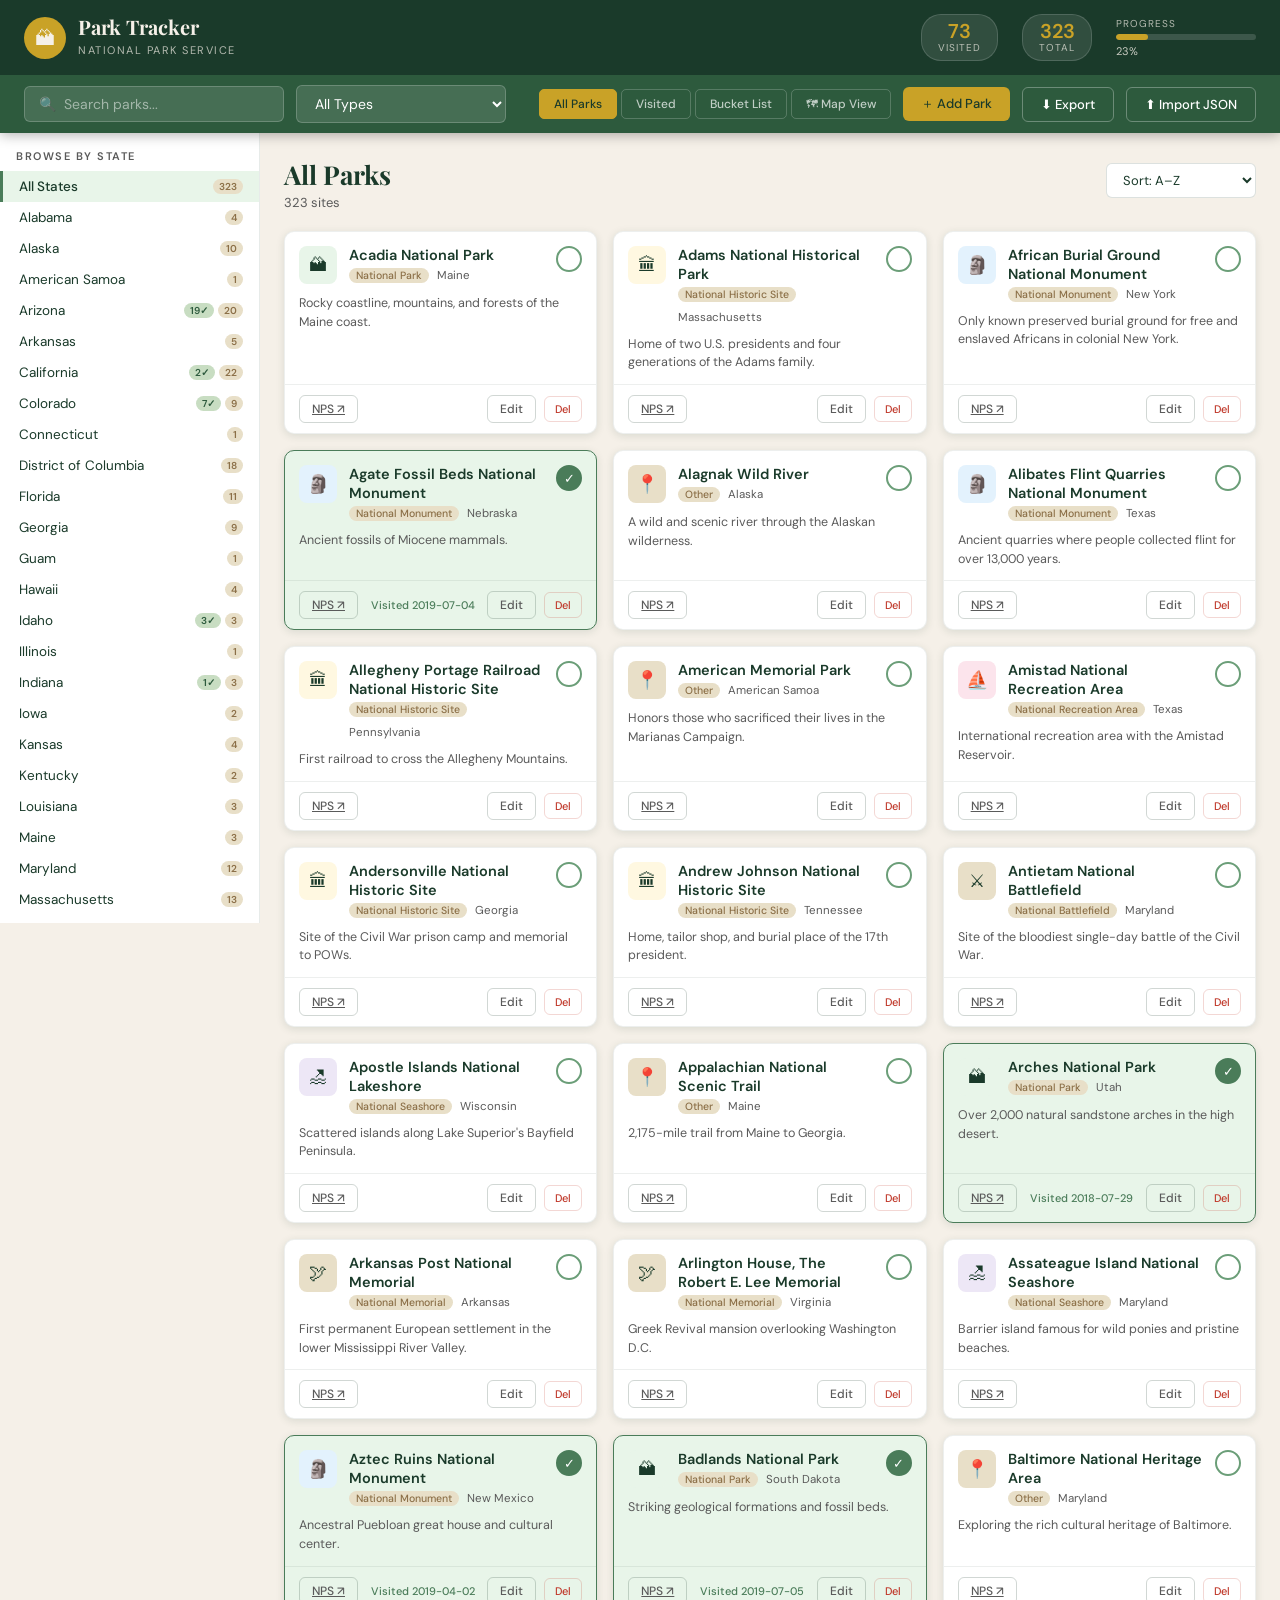
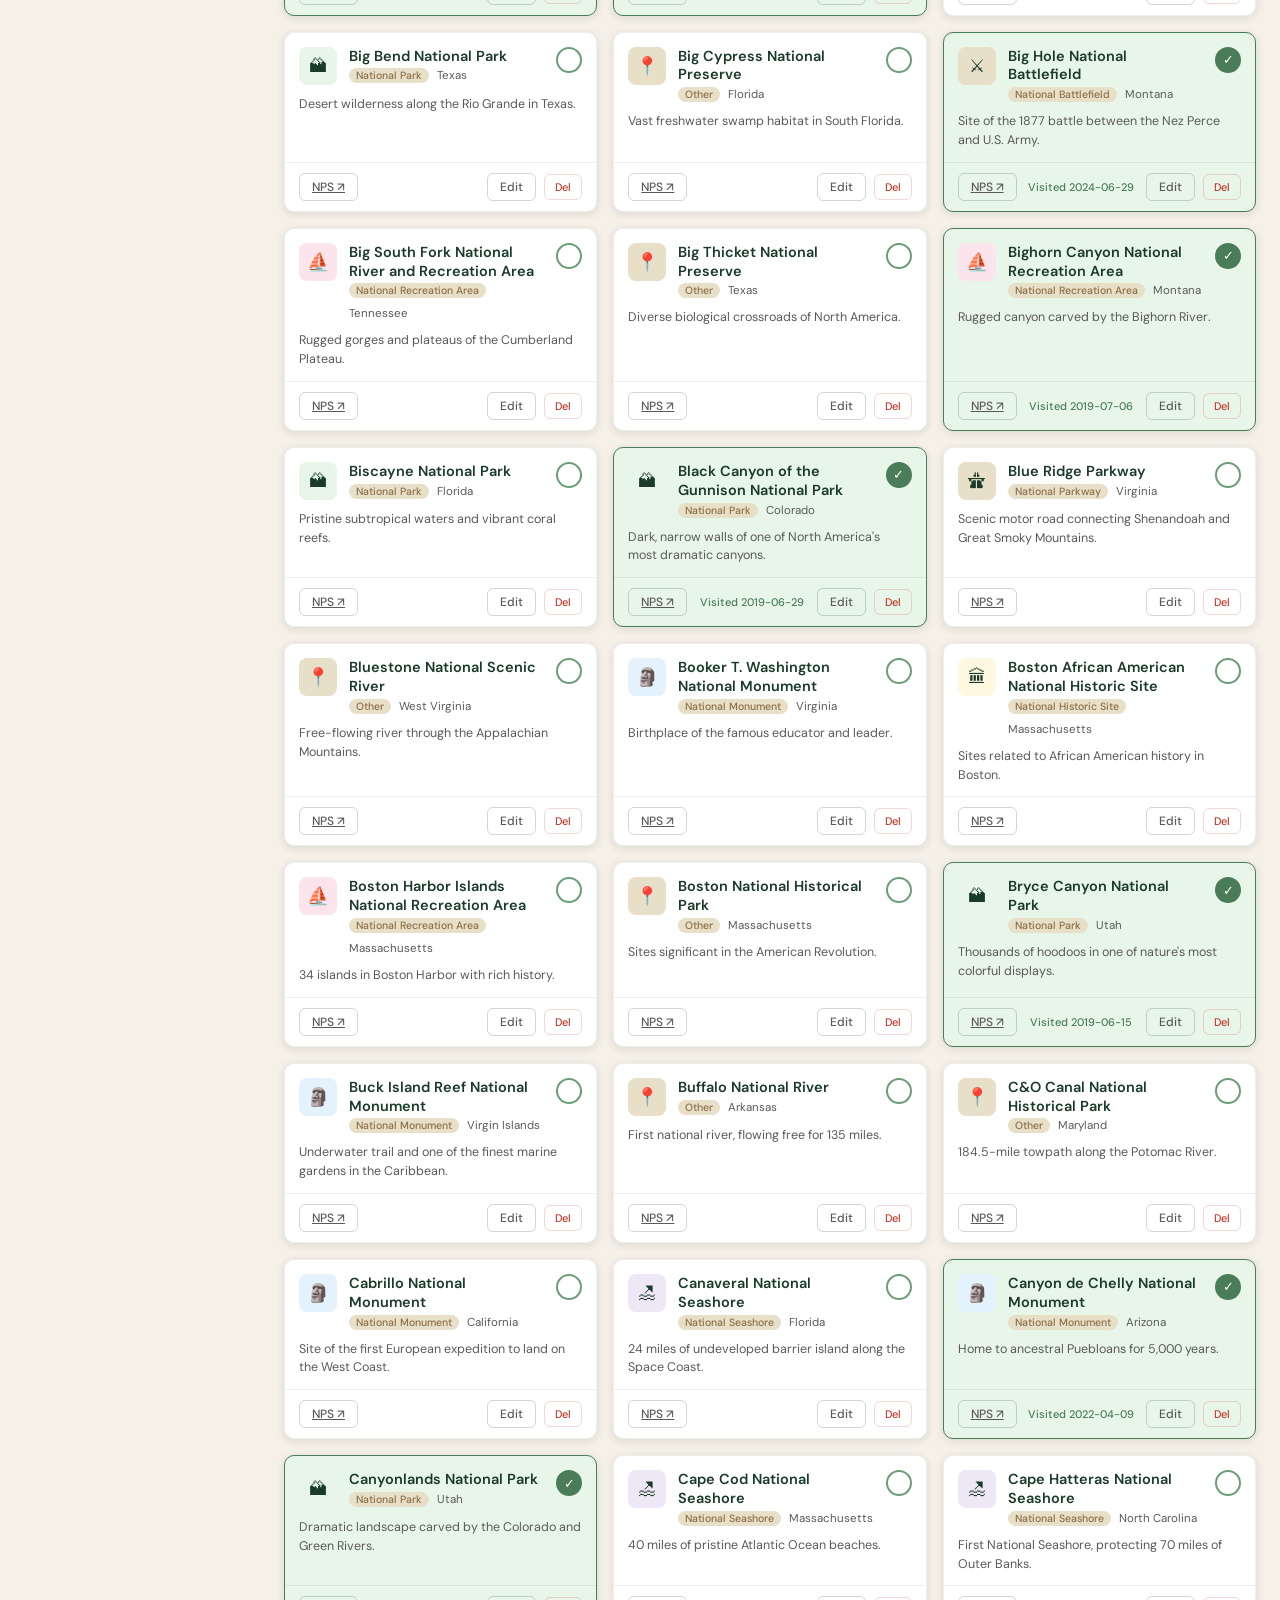
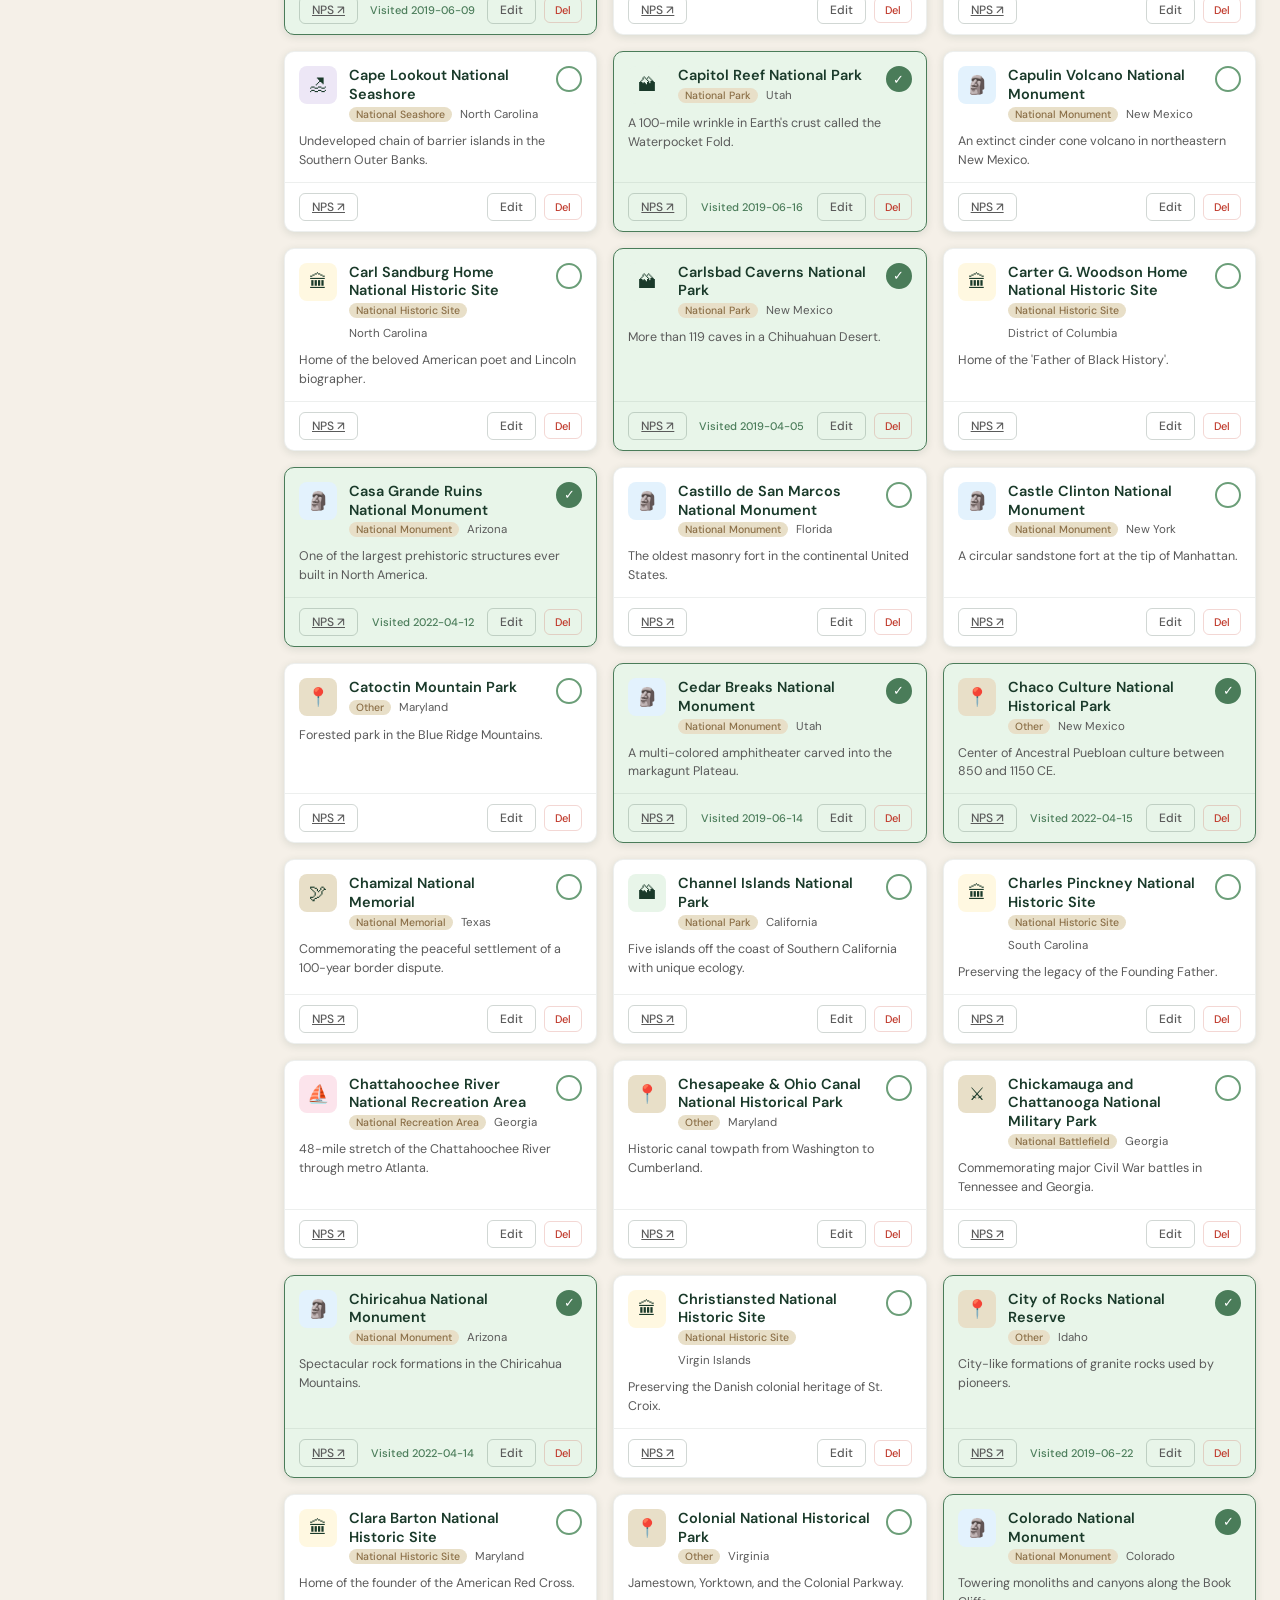
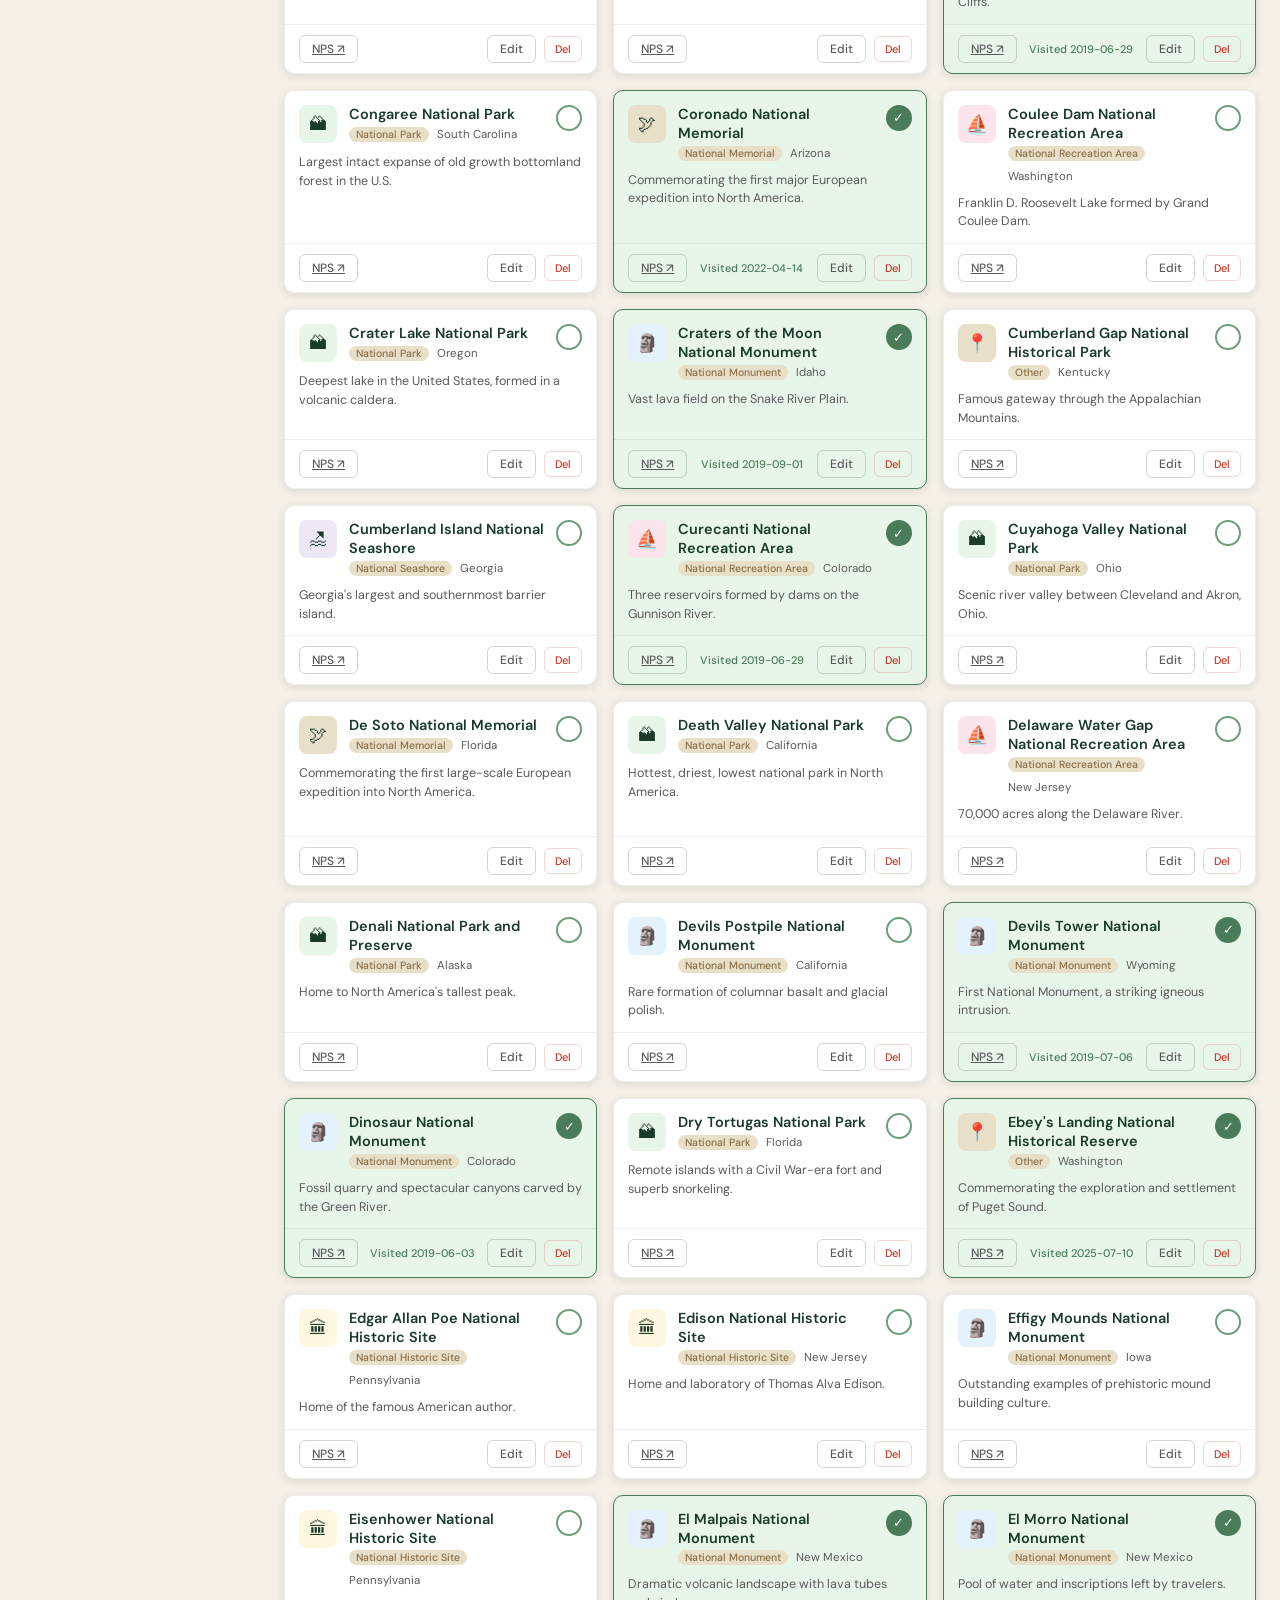
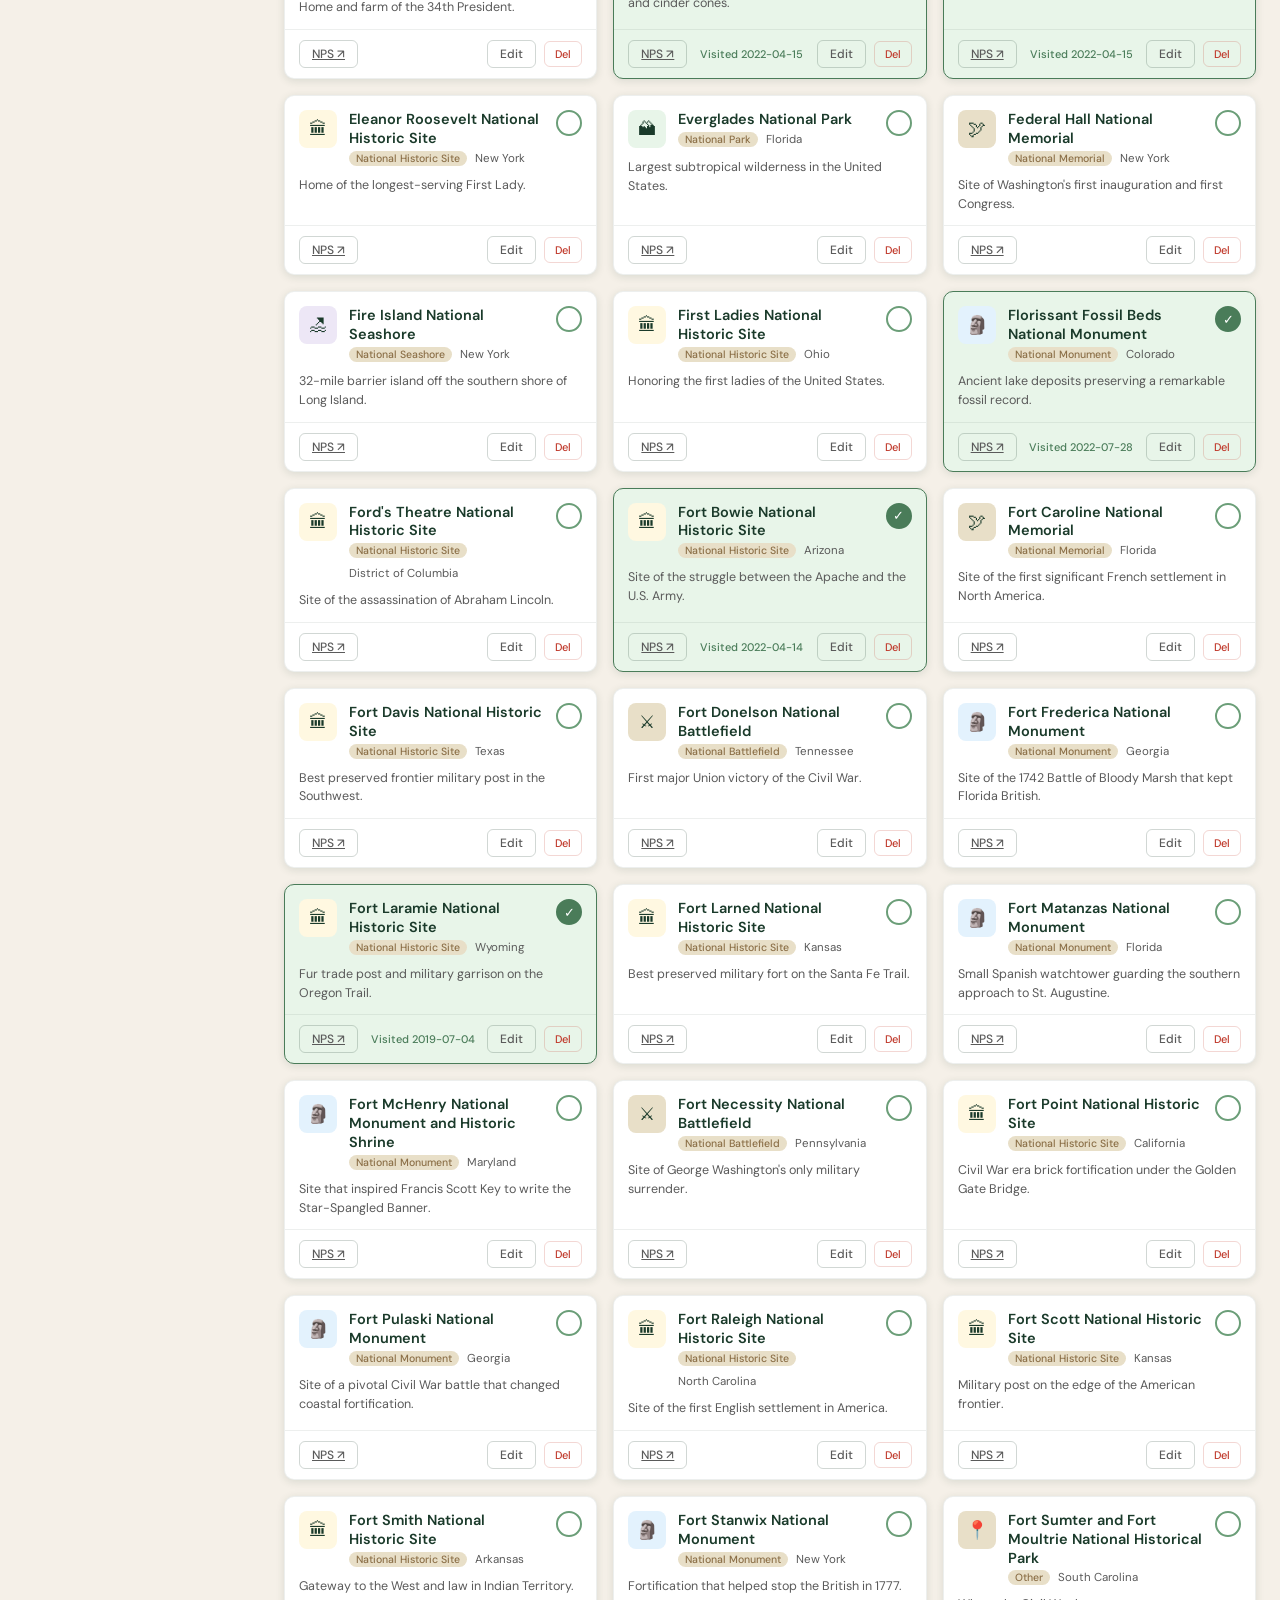
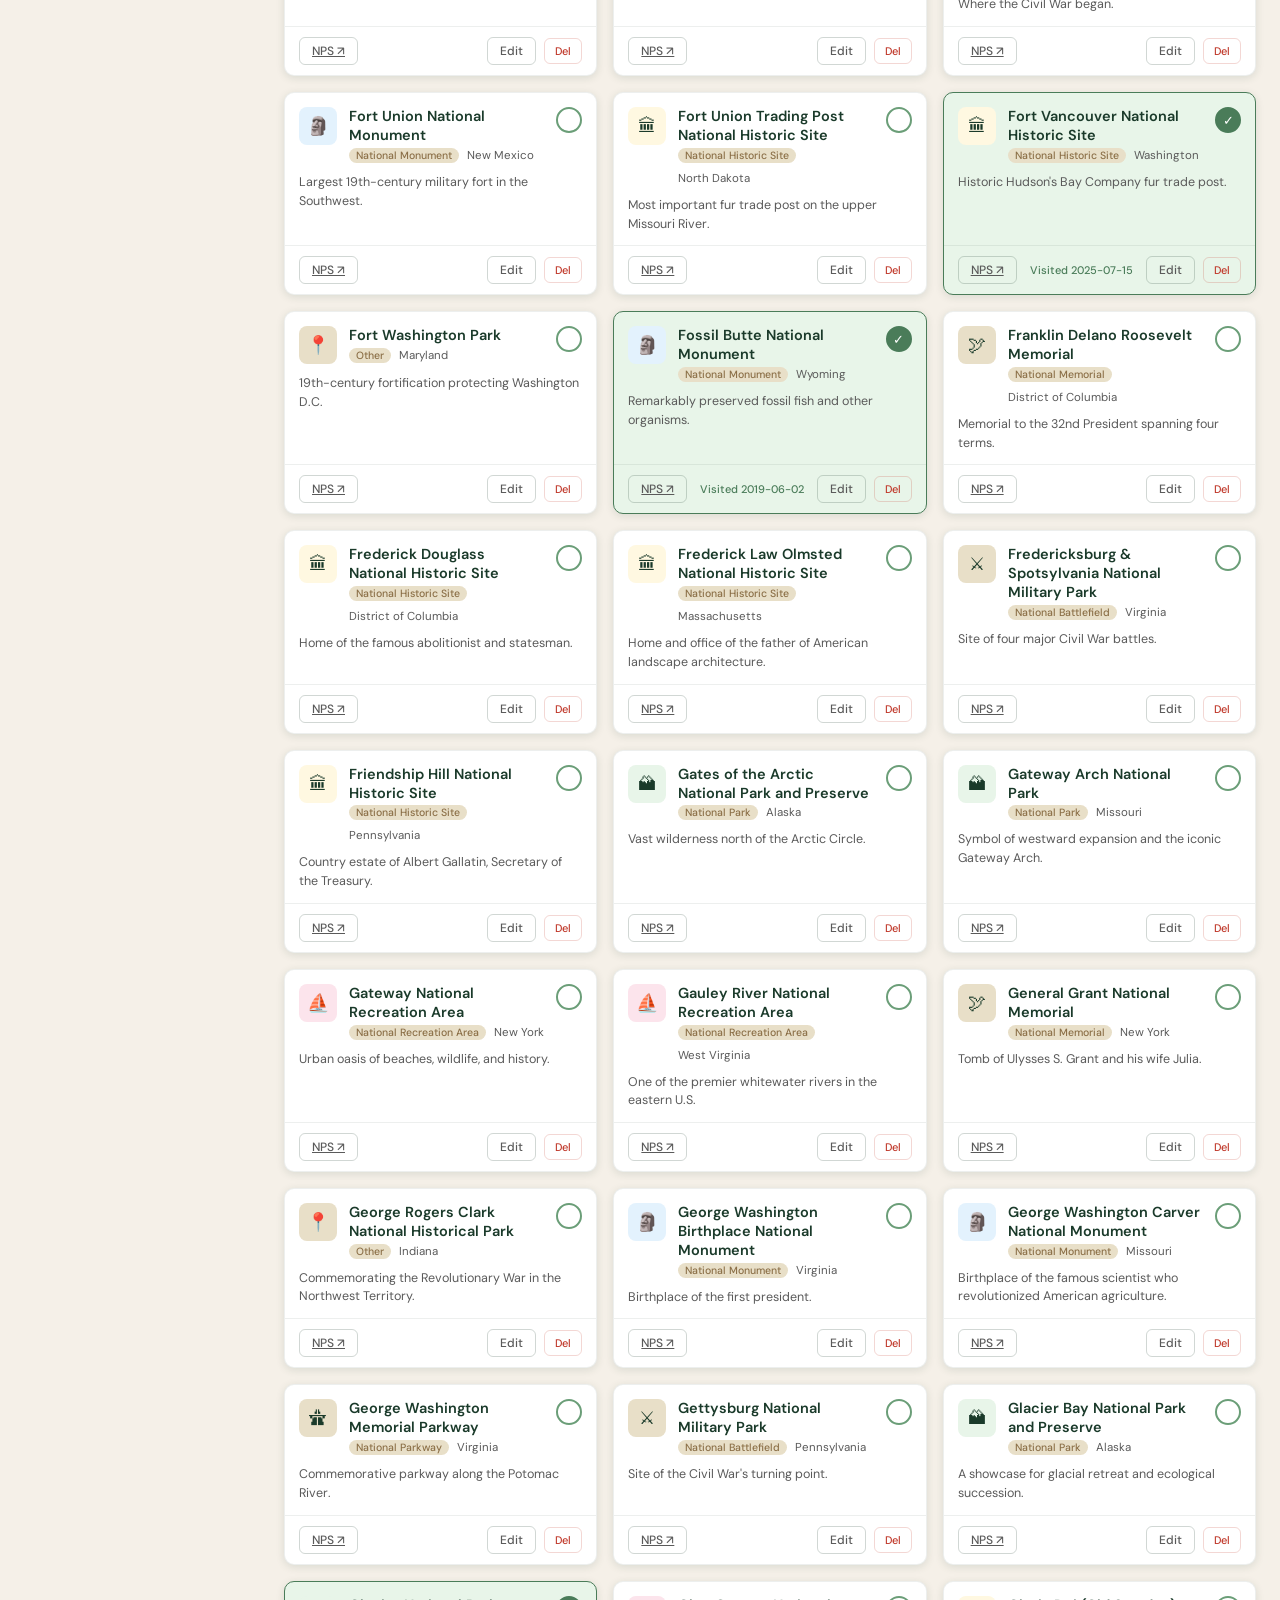
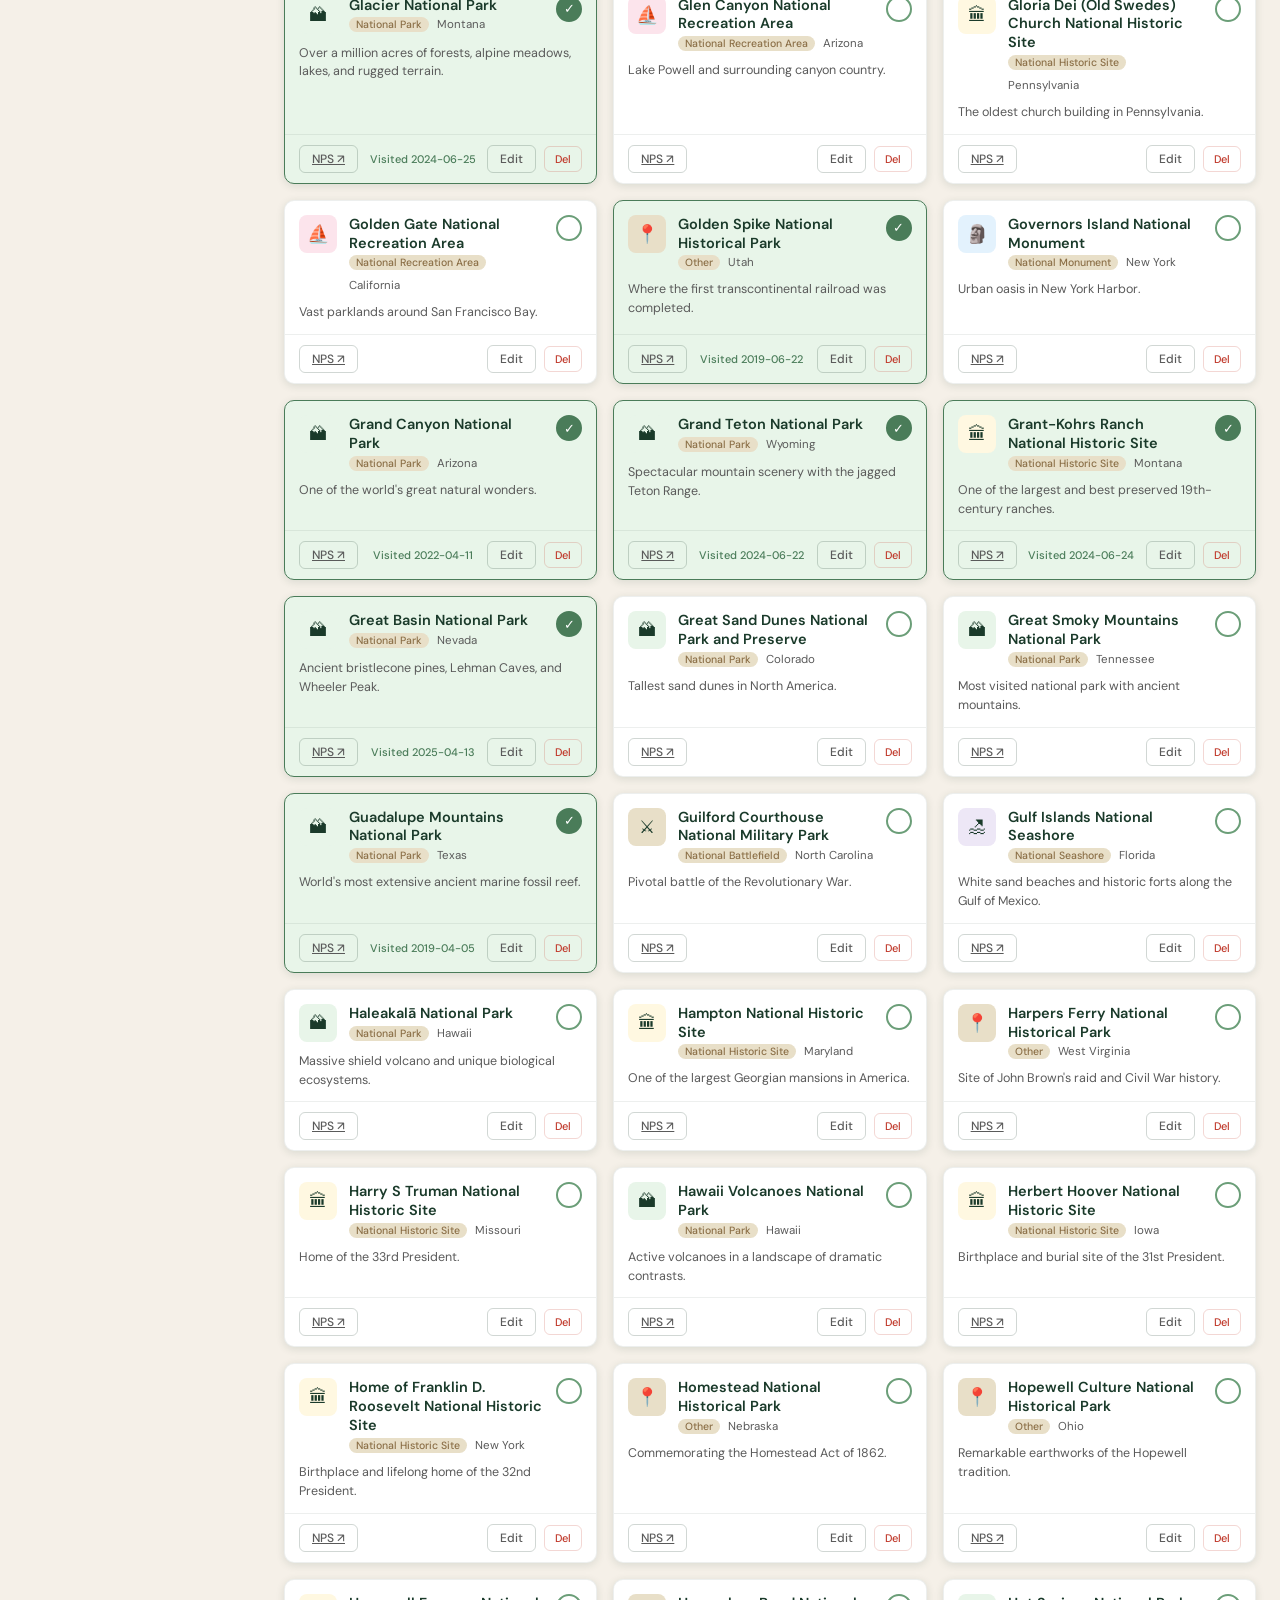
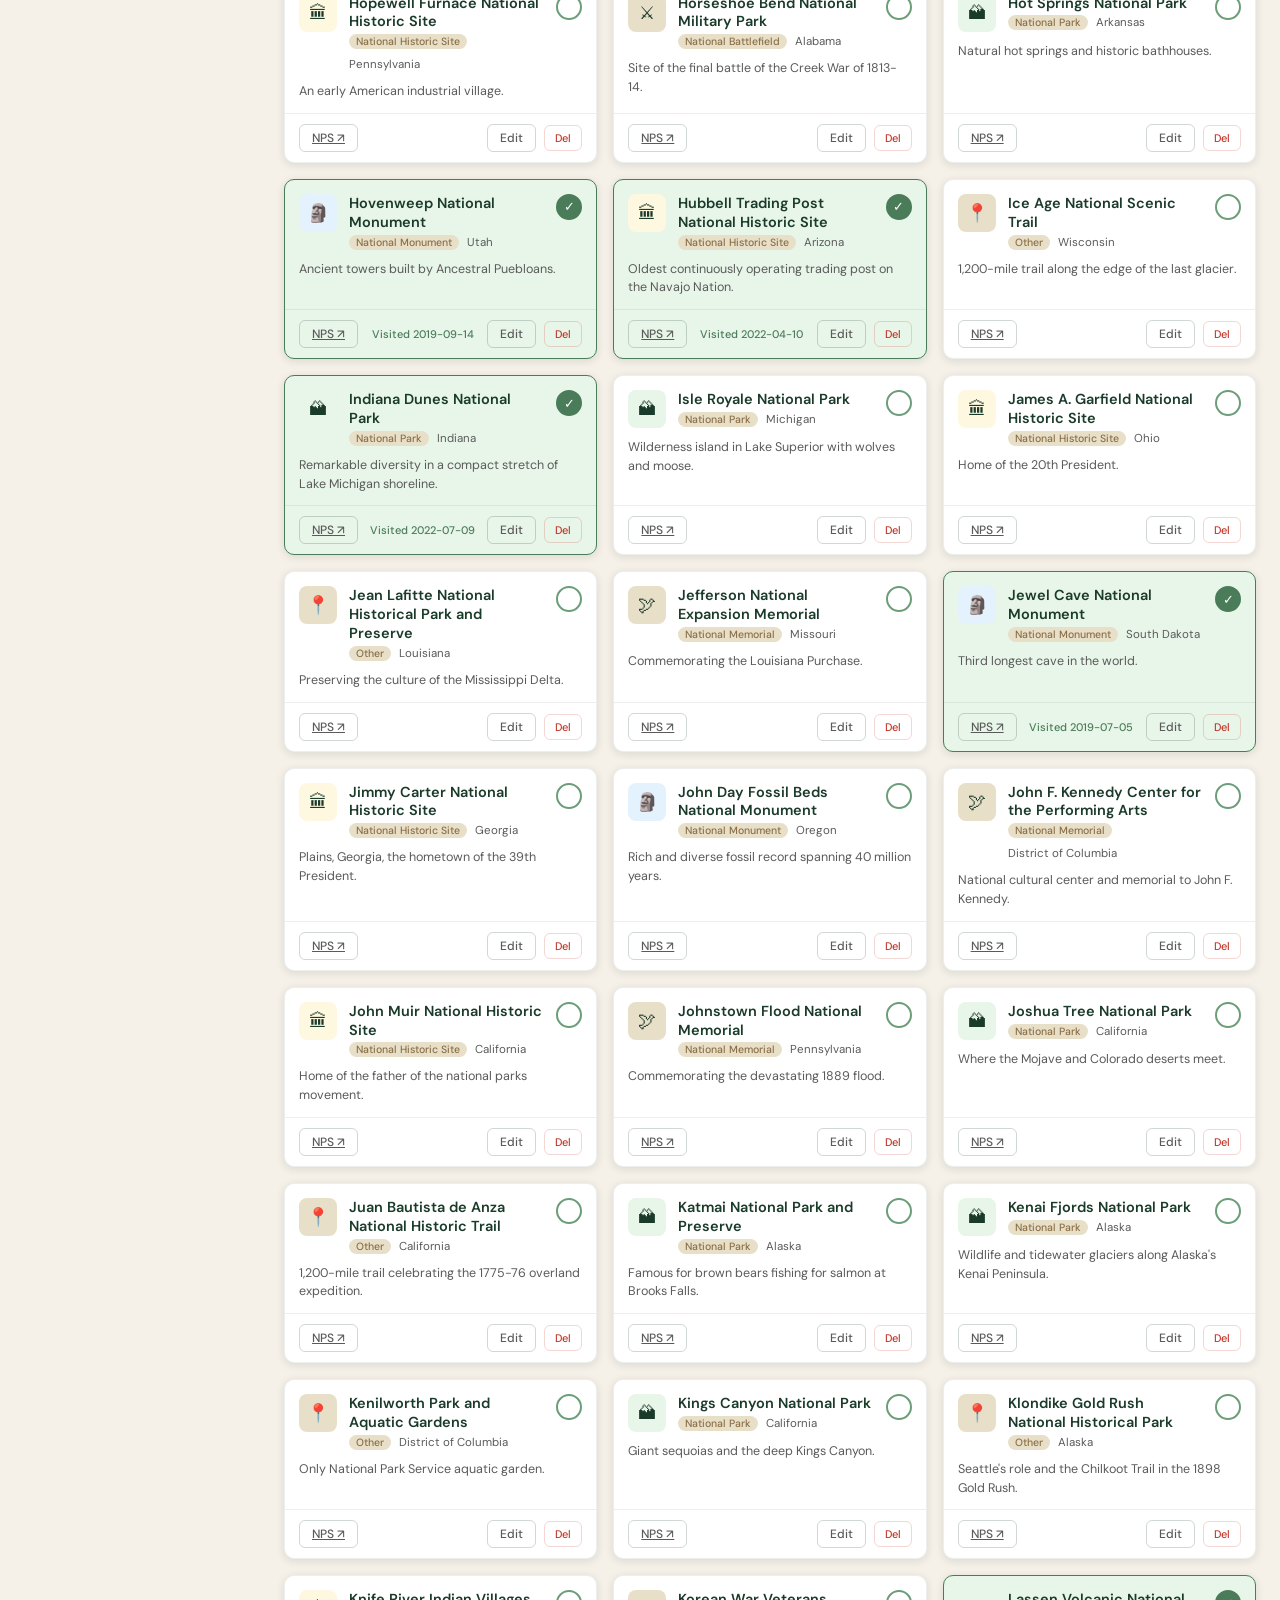
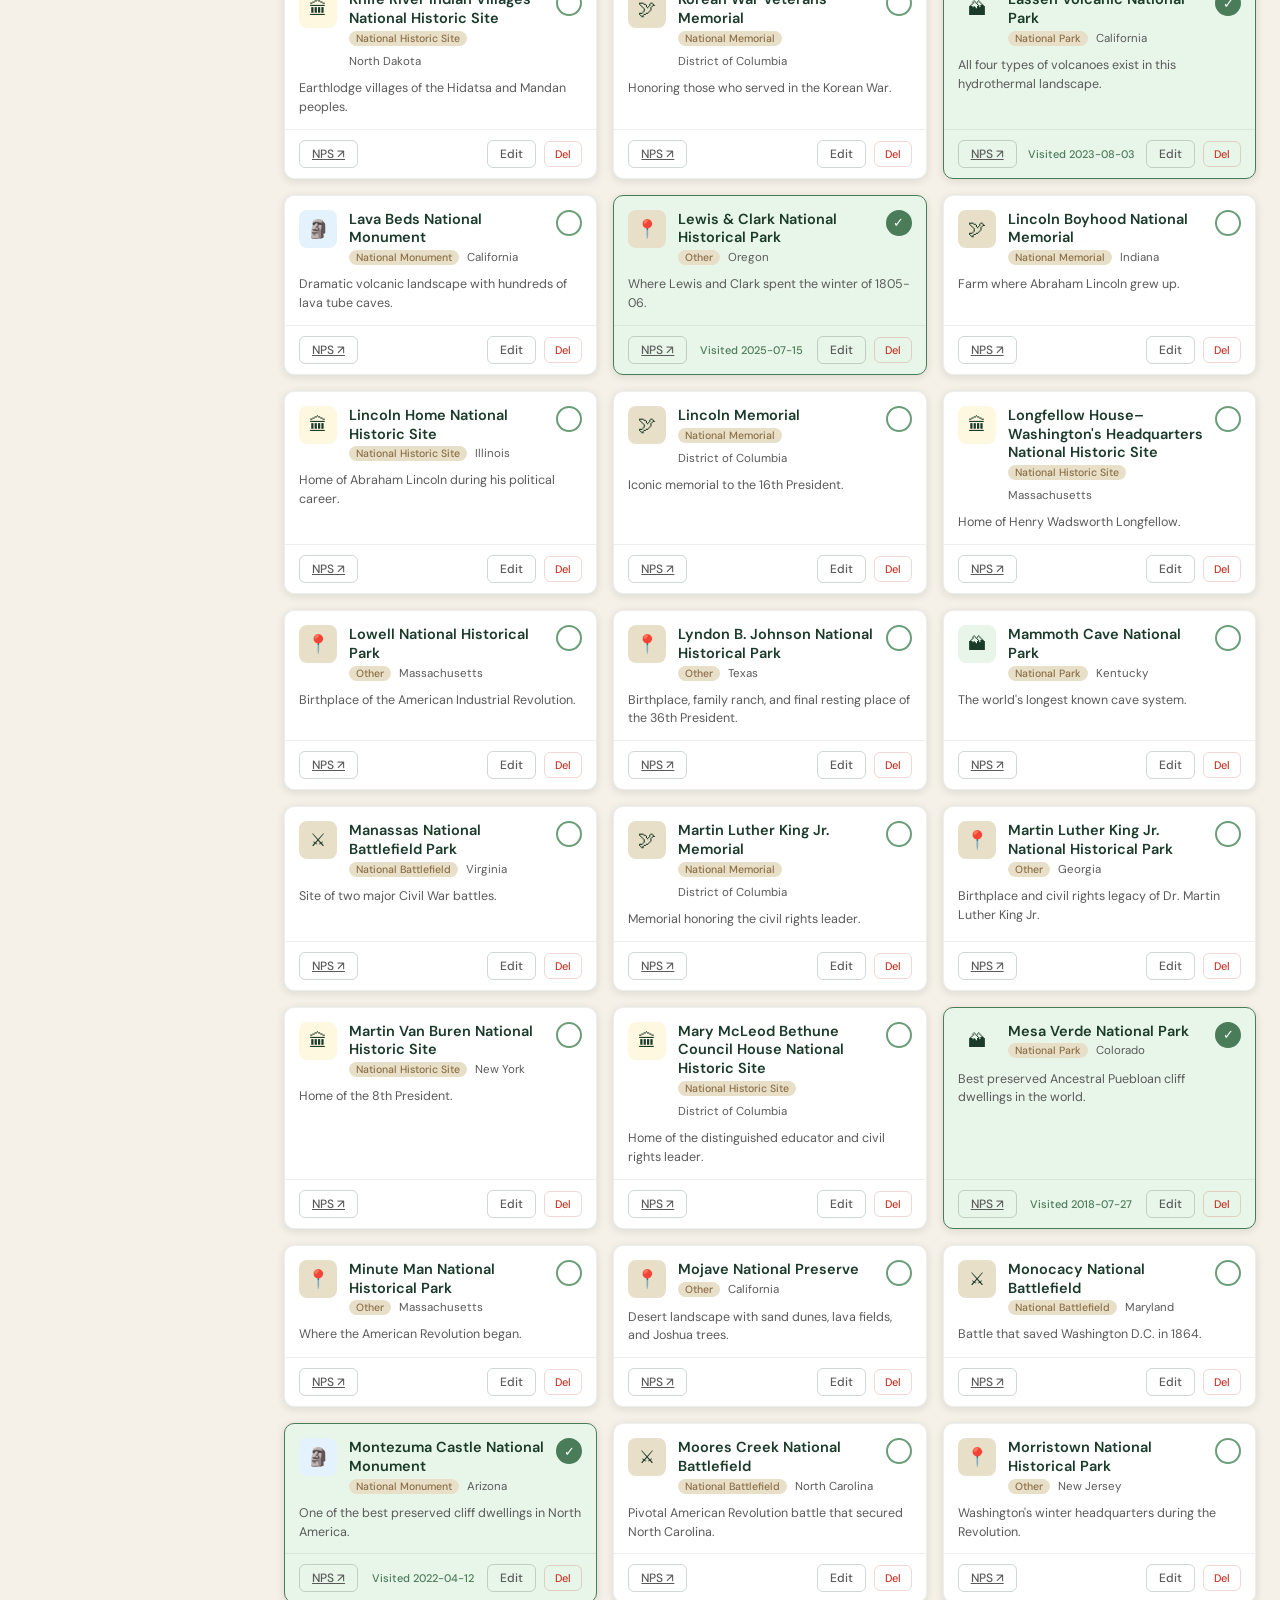
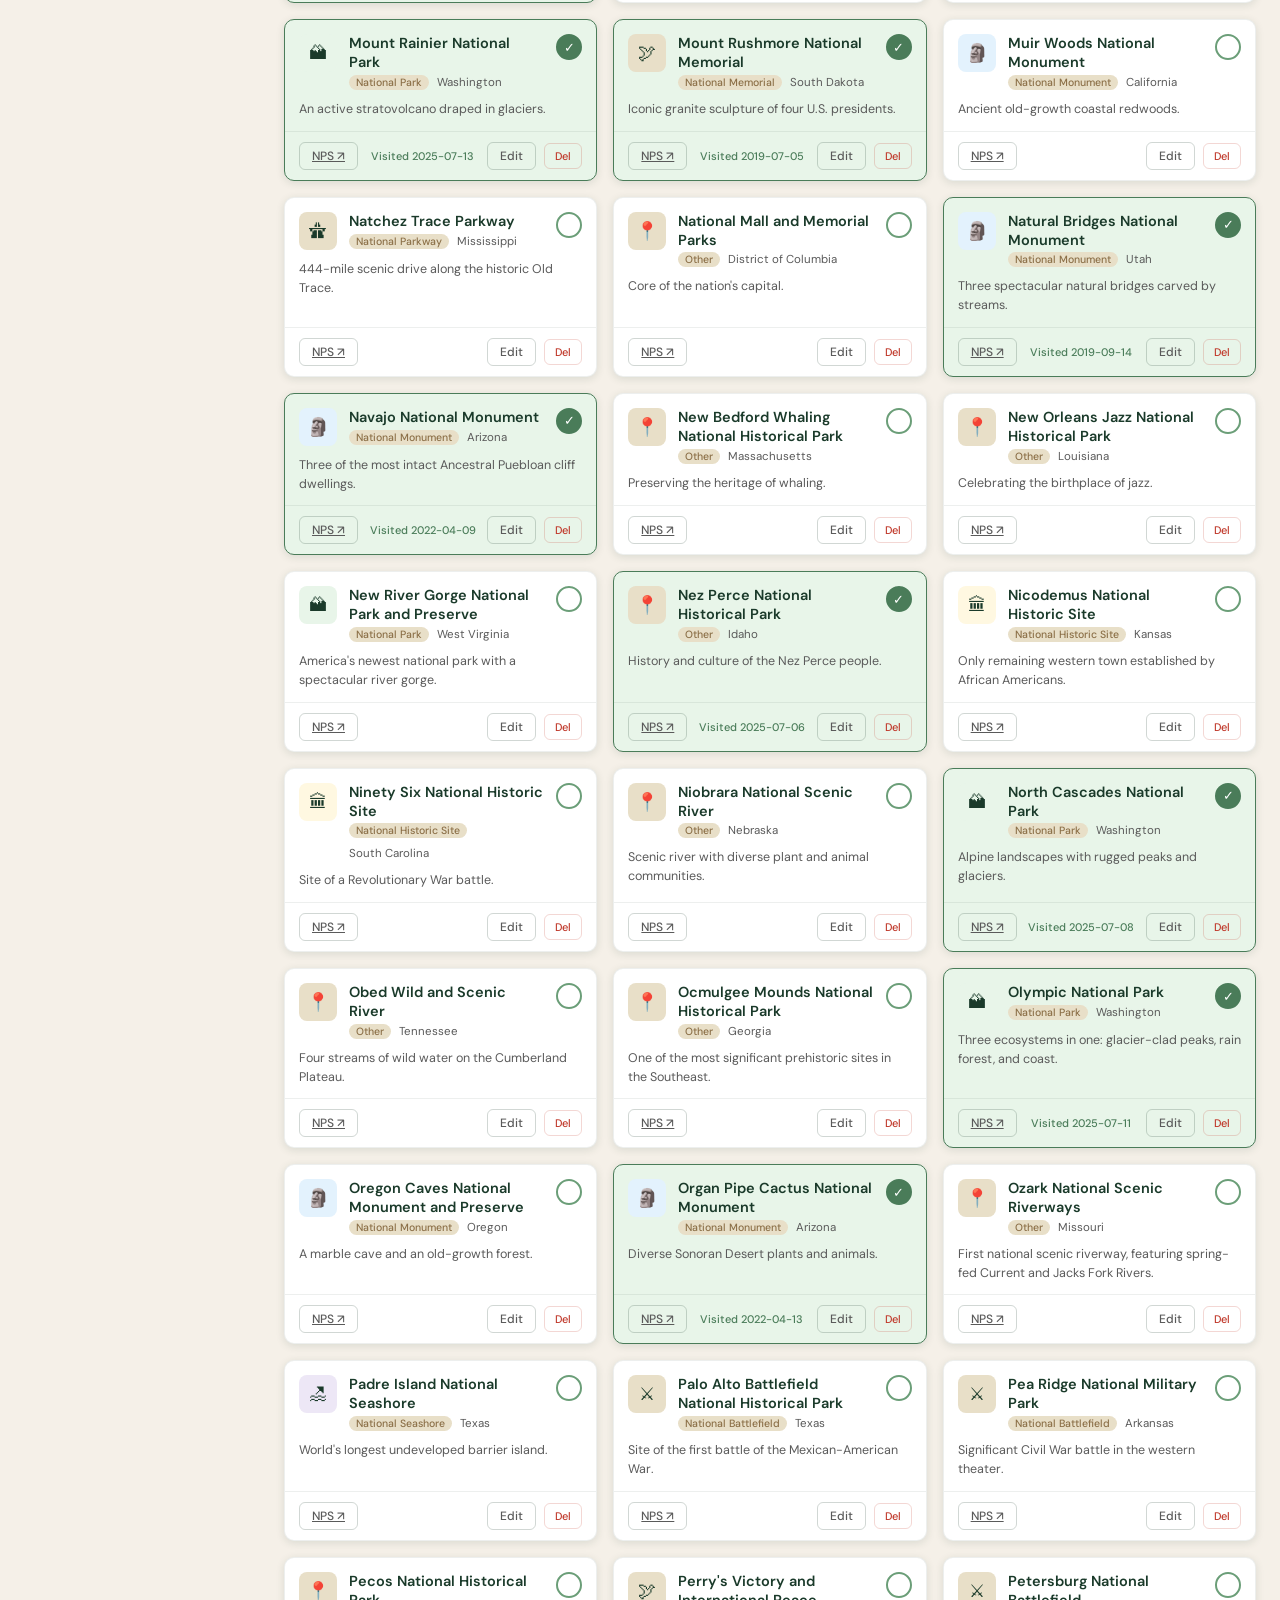
<file: index.html>
<!DOCTYPE html>
<html lang="en">
<head>
<meta charset="UTF-8">
<meta name="viewport" content="width=device-width, initial-scale=1.0">
<title>NPS Park Tracker</title>
<link href="https://fonts.googleapis.com/css2?family=Playfair+Display:wght@400;700&family=DM+Sans:wght@300;400;500;600&display=swap" rel="stylesheet">
<style>
  :root {
    --forest: #1a3a2a;
    --moss: #2d5a3d;
    --sage: #4a7c59;
    --fern: #6b9e78;
    --mist: #c8ddc2;
    --cream: #f5f0e8;
    --bark: #8b6f47;
    --stone: #5a5a5a;
    --sand: #e8dfc8;
    --sky: #2c6e8a;
    --gold: #c9a227;
    --visited-bg: #e8f5e9;
    --visited-border: #4a7c59;
    --card-shadow: 0 2px 8px rgba(26,58,42,0.12);
  }

  * { box-sizing: border-box; margin: 0; padding: 0; }

  body {
    font-family: 'DM Sans', sans-serif;
    background: var(--cream);
    color: var(--forest);
    min-height: 100vh;
  }

  /* HEADER */
  header {
    background: var(--forest);
    color: var(--cream);
    padding: 0;
    position: sticky;
    top: 0;
    z-index: 100;
    box-shadow: 0 2px 12px rgba(0,0,0,0.3);
  }

  .header-inner {
    display: flex;
    align-items: center;
    gap: 20px;
    padding: 14px 24px;
    max-width: 1400px;
    margin: 0 auto;
  }

  .logo {
    display: flex;
    align-items: center;
    gap: 12px;
    text-decoration: none;
    color: var(--cream);
  }

  .logo-icon {
    width: 42px;
    height: 42px;
    background: var(--gold);
    border-radius: 50%;
    display: flex;
    align-items: center;
    justify-content: center;
    font-size: 20px;
    flex-shrink: 0;
  }

  .logo-text h1 {
    font-family: 'Playfair Display', serif;
    font-size: 20px;
    font-weight: 700;
    line-height: 1.1;
  }

  .logo-text span {
    font-size: 11px;
    opacity: 0.7;
    text-transform: uppercase;
    letter-spacing: 1.5px;
  }

  .header-stats {
    display: flex;
    gap: 24px;
    margin-left: auto;
    align-items: center;
  }

  .stat-pill {
    text-align: center;
    background: rgba(255,255,255,0.1);
    padding: 6px 16px;
    border-radius: 20px;
    border: 1px solid rgba(255,255,255,0.15);
  }

  .stat-pill .num {
    font-size: 20px;
    font-weight: 600;
    color: var(--gold);
    display: block;
    line-height: 1;
  }

  .stat-pill .lbl {
    font-size: 10px;
    text-transform: uppercase;
    letter-spacing: 1px;
    opacity: 0.7;
    display: block;
  }

  .progress-bar-wrap {
    display: flex;
    flex-direction: column;
    gap: 4px;
    align-items: flex-start;
  }

  .progress-bar-wrap .lbl {
    font-size: 10px;
    text-transform: uppercase;
    letter-spacing: 1px;
    opacity: 0.7;
  }

  .progress-track {
    width: 140px;
    height: 6px;
    background: rgba(255,255,255,0.15);
    border-radius: 3px;
    overflow: hidden;
  }

  .progress-fill {
    height: 100%;
    background: var(--gold);
    border-radius: 3px;
    transition: width 0.4s ease;
  }

  .progress-pct {
    font-size: 11px;
    opacity: 0.8;
  }

  /* TOOLBAR */
  .toolbar {
    background: var(--moss);
    padding: 10px 24px;
    display: flex;
    gap: 12px;
    align-items: center;
    flex-wrap: wrap;
    max-width: 1400px;
    margin: 0 auto;
  }

  /* this toolbar is inside header so no max-width issue */
  header .toolbar { max-width: none; }

  .toolbar input[type="text"] {
    background: rgba(255,255,255,0.12);
    border: 1px solid rgba(255,255,255,0.2);
    color: white;
    padding: 8px 14px;
    border-radius: 6px;
    font-size: 14px;
    font-family: 'DM Sans', sans-serif;
    width: 260px;
    outline: none;
    transition: background 0.2s;
  }

  .toolbar input[type="text"]::placeholder { color: rgba(255,255,255,0.5); }
  .toolbar input[type="text"]:focus { background: rgba(255,255,255,0.2); }

  .toolbar select {
    background: rgba(255,255,255,0.12);
    border: 1px solid rgba(255,255,255,0.2);
    color: white;
    padding: 8px 14px;
    border-radius: 6px;
    font-size: 14px;
    font-family: 'DM Sans', sans-serif;
    outline: none;
    cursor: pointer;
  }

  .toolbar select option { background: var(--moss); color: white; }

  .btn {
    padding: 8px 18px;
    border-radius: 6px;
    font-size: 13px;
    font-weight: 500;
    font-family: 'DM Sans', sans-serif;
    cursor: pointer;
    border: none;
    transition: all 0.15s;
    display: inline-flex;
    align-items: center;
    gap: 6px;
  }

  .btn:hover { transform: translateY(-1px); }
  .btn:active { transform: translateY(0); }

  .btn-gold { background: var(--gold); color: var(--forest); }
  .btn-outline { background: transparent; border: 1px solid rgba(255,255,255,0.3); color: white; }
  .btn-outline:hover { background: rgba(255,255,255,0.1); }
  .btn-danger { background: #c0392b; color: white; }
  .btn-sm { padding: 5px 12px; font-size: 12px; }

  .filter-tabs {
    display: flex;
    gap: 4px;
    margin-left: auto;
  }

  .tab-btn {
    padding: 6px 14px;
    border-radius: 5px;
    font-size: 12px;
    font-weight: 500;
    cursor: pointer;
    border: 1px solid rgba(255,255,255,0.2);
    background: transparent;
    color: rgba(255,255,255,0.7);
    font-family: 'DM Sans', sans-serif;
    transition: all 0.15s;
  }

  .tab-btn.active, .tab-btn:hover {
    background: rgba(255,255,255,0.15);
    color: white;
    border-color: rgba(255,255,255,0.4);
  }

  .tab-btn.active { background: var(--gold); color: var(--forest); border-color: var(--gold); }

  /* LAYOUT */
  .layout {
    display: grid;
    grid-template-columns: 260px 1fr;
    max-width: 1400px;
    margin: 0 auto;
    min-height: calc(100vh - 110px);
  }

  /* SIDEBAR */
  .sidebar {
    background: white;
    border-right: 1px solid rgba(26,58,42,0.1);
    padding: 16px 0;
    position: sticky;
    top: 110px;
    height: calc(100vh - 110px);
    overflow-y: auto;
  }

  .sidebar-title {
    font-size: 11px;
    text-transform: uppercase;
    letter-spacing: 1.5px;
    color: var(--stone);
    padding: 0 16px 8px;
    font-weight: 600;
  }

  .state-item {
    display: flex;
    align-items: center;
    justify-content: space-between;
    padding: 7px 16px;
    cursor: pointer;
    transition: background 0.12s;
    border-left: 3px solid transparent;
    font-size: 13.5px;
  }

  .state-item:hover { background: var(--cream); }
  .state-item.active { background: #e8f5e9; border-left-color: var(--sage); color: var(--forest); font-weight: 500; }

  .state-badge {
    display: flex;
    gap: 4px;
    align-items: center;
  }

  .badge {
    font-size: 10px;
    padding: 1px 6px;
    border-radius: 10px;
    font-weight: 600;
  }

  .badge-total { background: var(--sand); color: var(--bark); }
  .badge-visited { background: var(--mist); color: var(--moss); }

  /* MAIN */
  .main { padding: 24px; }

  .view-header {
    display: flex;
    align-items: baseline;
    justify-content: space-between;
    margin-bottom: 20px;
    flex-wrap: wrap;
    gap: 12px;
  }

  .view-title {
    font-family: 'Playfair Display', serif;
    font-size: 26px;
    color: var(--forest);
  }

  .view-subtitle {
    font-size: 13px;
    color: var(--stone);
    margin-top: 2px;
  }

  .parks-grid {
    display: grid;
    grid-template-columns: repeat(auto-fill, minmax(300px, 1fr));
    gap: 16px;
  }

  /* PARK CARD */
  .park-card {
    background: white;
    border-radius: 10px;
    border: 1.5px solid rgba(26,58,42,0.08);
    box-shadow: var(--card-shadow);
    transition: all 0.2s;
    overflow: hidden;
    display: flex;
    flex-direction: column;
  }

  .park-card:hover { transform: translateY(-2px); box-shadow: 0 6px 20px rgba(26,58,42,0.18); }
  .park-card.visited { border-color: var(--visited-border); background: var(--visited-bg); }

  .card-top {
    display: flex;
    align-items: flex-start;
    padding: 14px 14px 10px;
    gap: 12px;
  }

  .card-type-icon {
    width: 38px;
    height: 38px;
    border-radius: 8px;
    display: flex;
    align-items: center;
    justify-content: center;
    font-size: 18px;
    flex-shrink: 0;
    background: var(--sand);
  }

  .card-type-icon.np { background: #e8f5e9; }
  .card-type-icon.nm { background: #e3f2fd; }
  .card-type-icon.nh { background: #fff8e1; }
  .card-type-icon.nr { background: #fce4ec; }
  .card-type-icon.ns { background: #ede7f6; }
  .card-type-icon.other { background: var(--sand); }

  .card-info { flex: 1; min-width: 0; }

  .card-name {
    font-weight: 600;
    font-size: 14.5px;
    line-height: 1.3;
    color: var(--forest);
    margin-bottom: 3px;
  }

  .card-meta {
    font-size: 11.5px;
    color: var(--stone);
    display: flex;
    gap: 8px;
    flex-wrap: wrap;
  }

  .type-tag {
    background: var(--sand);
    padding: 1px 7px;
    border-radius: 10px;
    font-size: 10.5px;
    font-weight: 500;
    color: var(--bark);
  }

  .visited-check {
    width: 26px;
    height: 26px;
    border-radius: 50%;
    border: 2px solid var(--fern);
    display: flex;
    align-items: center;
    justify-content: center;
    cursor: pointer;
    transition: all 0.15s;
    flex-shrink: 0;
    background: transparent;
    font-size: 13px;
    color: transparent;
  }

  .visited-check:hover { background: var(--mist); color: var(--sage); }
  .park-card.visited .visited-check { background: var(--sage); border-color: var(--sage); color: white; }

  .card-body {
    padding: 0 14px 12px;
    font-size: 12.5px;
    color: var(--stone);
    line-height: 1.5;
    flex: 1;
  }

  .card-footer {
    padding: 10px 14px;
    border-top: 1px solid rgba(26,58,42,0.08);
    display: flex;
    gap: 8px;
    align-items: center;
    flex-wrap: wrap;
  }

  .visited-date {
    font-size: 11px;
    color: var(--sage);
    font-weight: 500;
    margin-left: auto;
  }

  .state-chip {
    background: var(--sand);
    color: var(--bark);
    font-size: 11px;
    padding: 2px 8px;
    border-radius: 10px;
    font-weight: 500;
  }

  /* MODAL */
  .modal-overlay {
    position: fixed;
    inset: 0;
    background: rgba(0,0,0,0.5);
    z-index: 200;
    display: flex;
    align-items: center;
    justify-content: center;
    padding: 20px;
    opacity: 0;
    pointer-events: none;
    transition: opacity 0.2s;
  }

  .modal-overlay.open { opacity: 1; pointer-events: all; }

  .modal {
    background: white;
    border-radius: 14px;
    width: 100%;
    max-width: 540px;
    max-height: 85vh;
    overflow-y: auto;
    transform: translateY(20px);
    transition: transform 0.2s;
    box-shadow: 0 20px 60px rgba(0,0,0,0.3);
  }

  .modal-overlay.open .modal { transform: translateY(0); }

  .modal-header {
    padding: 20px 24px 16px;
    border-bottom: 1px solid rgba(26,58,42,0.1);
    display: flex;
    align-items: center;
    justify-content: space-between;
  }

  .modal-title {
    font-family: 'Playfair Display', serif;
    font-size: 20px;
    color: var(--forest);
  }

  .modal-close {
    width: 32px;
    height: 32px;
    border-radius: 50%;
    border: none;
    background: var(--cream);
    cursor: pointer;
    font-size: 18px;
    display: flex;
    align-items: center;
    justify-content: center;
    transition: background 0.15s;
    color: var(--stone);
  }

  .modal-close:hover { background: var(--sand); }

  .modal-body { padding: 20px 24px; }

  .form-group {
    margin-bottom: 16px;
  }

  .form-group label {
    display: block;
    font-size: 12px;
    font-weight: 600;
    text-transform: uppercase;
    letter-spacing: 0.8px;
    color: var(--stone);
    margin-bottom: 6px;
  }

  .form-group input,
  .form-group select,
  .form-group textarea {
    width: 100%;
    padding: 10px 14px;
    border: 1.5px solid rgba(26,58,42,0.15);
    border-radius: 8px;
    font-size: 14px;
    font-family: 'DM Sans', sans-serif;
    color: var(--forest);
    background: white;
    outline: none;
    transition: border-color 0.15s;
  }

  .form-group input:focus,
  .form-group select:focus,
  .form-group textarea:focus { border-color: var(--sage); }

  .form-group textarea { resize: vertical; min-height: 80px; }

  .form-row { display: grid; grid-template-columns: 1fr 1fr; gap: 12px; }

  .modal-footer {
    padding: 16px 24px;
    border-top: 1px solid rgba(26,58,42,0.1);
    display: flex;
    gap: 10px;
    justify-content: flex-end;
  }

  /* EMPTY STATE */
  .empty-state {
    text-align: center;
    padding: 60px 20px;
    color: var(--stone);
  }

  .empty-state .icon { font-size: 48px; margin-bottom: 16px; }
  .empty-state h3 { font-family: 'Playfair Display', serif; font-size: 22px; color: var(--forest); margin-bottom: 8px; }
  .empty-state p { font-size: 14px; margin-bottom: 20px; }

  /* MAP VIEW */
  #map-view {
    display: none;
    padding: 20px;
    max-width: 1000px;
  }

  .us-map-container {
    background: white;
    border-radius: 12px;
    padding: 20px;
    box-shadow: var(--card-shadow);
    margin-bottom: 20px;
  }

  .us-map-container h3 {
    font-family: 'Playfair Display', serif;
    font-size: 18px;
    margin-bottom: 16px;
    color: var(--forest);
  }

  .map-legend {
    display: flex;
    gap: 20px;
    font-size: 12px;
    color: var(--stone);
    margin-top: 12px;
    flex-wrap: wrap;
  }

  .legend-item { display: flex; align-items: center; gap: 6px; }
  .legend-dot { width: 12px; height: 12px; border-radius: 50%; }

  .states-grid {
    display: grid;
    grid-template-columns: repeat(auto-fill, minmax(140px, 1fr));
    gap: 8px;
    margin-top: 16px;
  }

  .state-map-card {
    background: white;
    border: 1.5px solid rgba(26,58,42,0.1);
    border-radius: 8px;
    padding: 10px 12px;
    cursor: pointer;
    transition: all 0.15s;
    text-align: center;
  }

  .state-map-card:hover { border-color: var(--sage); background: var(--cream); }
  .state-map-card.has-visited { border-color: var(--fern); background: var(--visited-bg); }
  .state-map-card.all-visited { border-color: var(--sage); background: #d4edda; }

  .state-map-name { font-weight: 600; font-size: 13px; color: var(--forest); }
  .state-map-count { font-size: 11px; color: var(--stone); margin-top: 2px; }
  .state-map-bar { height: 4px; background: var(--sand); border-radius: 2px; margin-top: 6px; overflow: hidden; }
  .state-map-fill { height: 100%; background: var(--sage); border-radius: 2px; transition: width 0.3s; }

  /* DOWNLOAD SECTION */
  .download-section {
    background: white;
    border-radius: 12px;
    padding: 20px 24px;
    box-shadow: var(--card-shadow);
    margin-bottom: 20px;
  }

  .download-section h3 {
    font-family: 'Playfair Display', serif;
    font-size: 18px;
    margin-bottom: 6px;
    color: var(--forest);
  }

  .download-section p { font-size: 13px; color: var(--stone); margin-bottom: 16px; }

  .download-options { display: flex; gap: 12px; flex-wrap: wrap; }

  .dl-option {
    display: flex;
    align-items: center;
    gap: 10px;
    padding: 12px 18px;
    border: 1.5px solid rgba(26,58,42,0.12);
    border-radius: 8px;
    cursor: pointer;
    background: white;
    transition: all 0.15s;
    font-family: 'DM Sans', sans-serif;
    font-size: 13px;
    font-weight: 500;
    color: var(--forest);
  }

  .dl-option:hover { background: var(--cream); border-color: var(--sage); }
  .dl-option .icon { font-size: 22px; }

  /* TOAST */
  .toast {
    position: fixed;
    bottom: 24px;
    right: 24px;
    background: var(--forest);
    color: white;
    padding: 12px 20px;
    border-radius: 8px;
    font-size: 14px;
    font-weight: 500;
    z-index: 999;
    transform: translateY(60px);
    opacity: 0;
    transition: all 0.3s;
    box-shadow: 0 4px 16px rgba(0,0,0,0.2);
  }

  .toast.show { transform: translateY(0); opacity: 1; }
  .toast.success { background: var(--moss); }
  .toast.error { background: #c0392b; }

  /* NOTE INPUT */
  .note-field {
    width: 100%;
    border: none;
    background: transparent;
    font-size: 12px;
    color: var(--stone);
    font-family: 'DM Sans', sans-serif;
    resize: none;
    padding: 0;
    outline: none;
    cursor: text;
  }

  /* Scrollbar */
  .sidebar::-webkit-scrollbar { width: 4px; }
  .sidebar::-webkit-scrollbar-track { background: transparent; }
  .sidebar::-webkit-scrollbar-thumb { background: var(--mist); border-radius: 2px; }

  @media (max-width: 900px) {
    .layout { grid-template-columns: 1fr; }
    .sidebar { display: none; }
    .header-stats { display: none; }
    .parks-grid { grid-template-columns: 1fr; }
  }
</style>
</head>
<body>

<header>
  <div class="header-inner">
    <div class="logo">
      <div class="logo-icon">🏔</div>
      <div class="logo-text">
        <h1>Park Tracker</h1>
        <span>National Park Service</span>
      </div>
    </div>
    <div class="header-stats">
      <div class="stat-pill">
        <span class="num" id="stat-visited">0</span>
        <span class="lbl">Visited</span>
      </div>
      <div class="stat-pill">
        <span class="num" id="stat-total">0</span>
        <span class="lbl">Total</span>
      </div>
      <div class="progress-bar-wrap">
        <span class="lbl">Progress</span>
        <div class="progress-track">
          <div class="progress-fill" id="progress-fill" style="width:0%"></div>
        </div>
        <span class="progress-pct" id="progress-pct">0%</span>
      </div>
    </div>
  </div>
  <div style="background:var(--moss); width:100%;">
    <div class="toolbar" style="max-width:1400px; margin:0 auto;">
      <input type="text" id="search-input" placeholder="🔍  Search parks...">
      <select id="type-filter">
        <option value="">All Types</option>
        <option value="National Park">National Park</option>
        <option value="National Monument">National Monument</option>
        <option value="National Historic Site">National Historic Site</option>
        <option value="National Recreation Area">National Recreation Area</option>
        <option value="National Seashore">National Seashore</option>
        <option value="National Forest">National Forest</option>
        <option value="National Battlefield">National Battlefield</option>
        <option value="National Memorial">National Memorial</option>
        <option value="National Parkway">National Parkway</option>
        <option value="Other">Other</option>
      </select>
      <div class="filter-tabs">
        <button class="tab-btn active" onclick="setView('all')">All Parks</button>
        <button class="tab-btn" onclick="setView('visited')">Visited</button>
        <button class="tab-btn" onclick="setView('unvisited')">Bucket List</button>
        <button class="tab-btn" onclick="setView('map')">🗺 Map View</button>
      </div>
      <button class="btn btn-gold" onclick="openAddModal()">＋ Add Park</button>
      <button class="btn btn-outline" onclick="openDownload()">⬇ Export</button>
      <button class="btn btn-outline" onclick="triggerImportJSON()" title="Import your saved JSON backup">⬆ Import JSON</button>
    </div>
  </div>
</header>

<div class="layout">
  <aside class="sidebar">
    <div class="sidebar-title">Browse by State</div>
    <div id="state-list"></div>
  </aside>

  <main class="main">
    <div id="list-view">
      <div class="view-header">
        <div>
          <h2 class="view-title" id="view-title">All National Park Service Sites</h2>
          <div class="view-subtitle" id="view-subtitle">Loading parks...</div>
        </div>
        <div style="display:flex;gap:8px;">
          <select style="padding:7px 12px;border:1.5px solid rgba(26,58,42,0.15);border-radius:6px;font-size:13px;font-family:'DM Sans',sans-serif;color:var(--forest);background:white;cursor:pointer;" onchange="setSortBy(this.value)">
            <option value="name">Sort: A–Z</option>
            <option value="state">Sort: by State</option>
            <option value="type">Sort: by Type</option>
            <option value="visited">Sort: Visited First</option>
          </select>
        </div>
      </div>
      <div class="parks-grid" id="parks-grid"></div>
      <div id="empty-state" class="empty-state" style="display:none">
        <div class="icon">🌲</div>
        <h3>No parks found</h3>
        <p>Try adjusting your search or filters.</p>
        <button class="btn btn-gold" onclick="openAddModal()">＋ Add a Park</button>
      </div>
    </div>

    <div id="map-view">
      <div class="view-header">
        <div>
          <h2 class="view-title">Map View</h2>
          <div class="view-subtitle">Click a state card to open its map • Green = visited</div>
        </div>
        <div style="display:flex;gap:8px;">
          <button class="btn btn-gold" onclick="openUSMap()">🗺 Open US Map</button>
        </div>
      </div>
      <div class="us-map-container">
        <h3>States & Territories</h3>
        <div class="states-grid" id="map-states-grid"></div>
        <div class="map-legend">
          <div class="legend-item"><div class="legend-dot" style="background:#c8ddc2;border:1px solid #6b9e78"></div> Has visited parks</div>
          <div class="legend-item"><div class="legend-dot" style="background:#d4edda;border:1px solid #4a7c59"></div> All visited</div>
          <div class="legend-item"><div class="legend-dot" style="background:white;border:1px solid #ddd"></div> Not started</div>
        </div>
      </div>
      <div class="download-section" id="dl-section" style="display:none">
        <h3>Export & Download</h3>
        <p>Download your park data in various formats for offline use.</p>
        <div class="download-options" id="dl-options"></div>
      </div>
    </div>
  </main>
</div>

<!-- ADD PARK MODAL -->
<div class="modal-overlay" id="add-modal">
  <div class="modal">
    <div class="modal-header">
      <h3 class="modal-title" id="modal-title-text">Add New Park</h3>
      <button class="modal-close" onclick="closeAddModal()">×</button>
    </div>
    <div class="modal-body">
      <input type="hidden" id="edit-park-id">
      <div class="form-group">
        <label>Park Name *</label>
        <input type="text" id="park-name-input" placeholder="e.g. Grand Canyon National Park">
      </div>
      <div class="form-row">
        <div class="form-group">
          <label>State / Territory *</label>
          <select id="park-state-input">
            <option value="">Select state...</option>
          </select>
        </div>
        <div class="form-group">
          <label>Type *</label>
          <select id="park-type-input">
            <option value="National Park">National Park</option>
            <option value="National Monument">National Monument</option>
            <option value="National Historic Site">National Historic Site</option>
            <option value="National Recreation Area">National Recreation Area</option>
            <option value="National Seashore">National Seashore</option>
            <option value="National Forest">National Forest</option>
            <option value="National Battlefield">National Battlefield</option>
            <option value="National Memorial">National Memorial</option>
            <option value="National Parkway">National Parkway</option>
            <option value="Other">Other</option>
          </select>
        </div>
      </div>
      <div class="form-group">
        <label>Description (optional)</label>
        <textarea id="park-desc-input" placeholder="Brief description of this park site..."></textarea>
      </div>
      <div class="form-row">
        <div class="form-group">
          <label>Website (optional)</label>
          <input type="text" id="park-url-input" placeholder="https://www.nps.gov/...">
        </div>
        <div class="form-group">
          <label>NPS Code (optional)</label>
          <input type="text" id="park-code-input" placeholder="e.g. grca" maxlength="6">
        </div>
      </div>
      <div class="form-group" style="display:flex;align-items:center;gap:12px;padding:10px;background:var(--cream);border-radius:8px;">
        <input type="checkbox" id="park-visited-check" style="width:auto;width:18px;height:18px;accent-color:var(--sage);cursor:pointer;">
        <label for="park-visited-check" style="text-transform:none;letter-spacing:0;font-size:14px;font-weight:500;cursor:pointer;margin:0;">Mark as visited</label>
      </div>
      <div id="visit-date-row" class="form-row" style="display:none">
        <div class="form-group">
          <label>Date Visited</label>
          <input type="date" id="park-date-input">
        </div>
        <div class="form-group">
          <label>Notes</label>
          <input type="text" id="park-notes-input" placeholder="Your experience...">
        </div>
      </div>
    </div>
    <div class="modal-footer">
      <button class="btn btn-outline" onclick="closeAddModal()" style="border-color:rgba(26,58,42,0.2);color:var(--stone);">Cancel</button>
      <button class="btn btn-gold" onclick="savePark()">Save Park</button>
    </div>
  </div>
</div>

<!-- VISIT DATE MODAL -->
<div class="modal-overlay" id="visit-modal">
  <div class="modal" style="max-width:400px">
    <div class="modal-header">
      <h3 class="modal-title">Mark as Visited</h3>
      <button class="modal-close" onclick="closeVisitModal()">×</button>
    </div>
    <div class="modal-body">
      <p style="font-size:14px;color:var(--stone);margin-bottom:16px;" id="visit-park-name"></p>
      <div class="form-group">
        <label>Date Visited</label>
        <input type="date" id="visit-date-input">
      </div>
      <div class="form-group">
        <label>Notes (optional)</label>
        <textarea id="visit-notes-input" placeholder="What did you love? Memorable moments..." style="min-height:70px"></textarea>
      </div>
    </div>
    <div class="modal-footer">
      <button class="btn btn-outline" onclick="closeVisitModal()" style="border-color:rgba(26,58,42,0.2);color:var(--stone);">Cancel</button>
      <button class="btn btn-gold" onclick="confirmVisit()">Mark Visited ✓</button>
    </div>
  </div>
</div>

<!-- SVG MAP MODAL -->
<div class="modal-overlay" id="map-modal" style="z-index:300;">
  <div class="modal" style="max-width:920px;width:96vw;max-height:92vh;overflow:hidden;display:flex;flex-direction:column;">
    <div class="modal-header" style="flex-shrink:0;">
      <h3 class="modal-title" id="map-modal-title">🗺 Park Map</h3>
      <div style="display:flex;gap:8px;align-items:center;">
        <select id="map-state-select" onchange="changeMapState(this.value)" style="padding:6px 10px;border:1px solid rgba(255,255,255,0.2);border-radius:6px;font-size:13px;font-family:'DM Sans',sans-serif;background:rgba(255,255,255,0.12);color:white;">
          <option value="US">🇺🇸 United States</option>
        </select>
        <button class="btn btn-sm btn-outline" onclick="resetMarkerPositions()" title="Reset markers to default" style="font-size:11px;">↺ Reset</button>
        <button class="modal-close" onclick="closeMapModal()">×</button>
      </div>
    </div>
    <div style="padding:8px 16px;flex-shrink:0;background:rgba(26,58,42,0.04);border-bottom:1px solid rgba(26,58,42,0.08);display:flex;align-items:center;justify-content:space-between;flex-wrap:wrap;gap:8px;">
      <p style="font-size:12px;color:var(--stone);margin:0;">🔴 Visited &nbsp;🩷 Not visited &nbsp;· Scroll to zoom · Drag map to pan · Drag markers to reposition</p>
      <div style="display:flex;gap:4px;align-items:center;">
        <span style="font-size:11px;color:var(--stone);margin-right:4px;font-weight:600;">Show:</span>
        <button id="filter-all" onclick="setMapFilter('all')" style="padding:4px 10px;font-size:11px;font-family:'DM Sans',sans-serif;border-radius:20px;border:1.5px solid #4a7c59;background:#4a7c59;color:white;cursor:pointer;font-weight:600;transition:all 0.15s;">All</button>
        <button id="filter-visited" onclick="setMapFilter('visited')" style="padding:4px 10px;font-size:11px;font-family:'DM Sans',sans-serif;border-radius:20px;border:1.5px solid #ccc;background:white;color:#555;cursor:pointer;font-weight:600;transition:all 0.15s;">✅ Visited</button>
        <button id="filter-unvisited" onclick="setMapFilter('unvisited')" style="padding:4px 10px;font-size:11px;font-family:'DM Sans',sans-serif;border-radius:20px;border:1.5px solid #ccc;background:white;color:#555;cursor:pointer;font-weight:600;transition:all 0.15s;">🩷 Not Visited</button>
      </div>
    </div>
    <div class="modal-body" style="padding:12px;flex:1;overflow:hidden;">
      <div id="svg-map-container" style="width:100%;height:100%;min-height:380px;background:#eef2f7;border-radius:8px;border:1px solid rgba(26,58,42,0.1);overflow:hidden;position:relative;cursor:default;">
        <svg id="park-map-svg" width="100%" height="100%" style="display:block;"></svg>
      </div>
    </div>
    <div class="modal-footer" style="flex-shrink:0;">
      <button class="btn btn-outline" onclick="closeMapModal()" style="border-color:rgba(26,58,42,0.2);color:var(--stone);">Close</button>
      <button class="btn btn-gold" onclick="downloadMapAsSVG()">⬇ Download SVG</button>
    </div>
  </div>
</div>
<div id="map-tooltip" style="display:none;position:fixed;background:rgba(26,58,42,0.92);color:white;padding:5px 11px;border-radius:6px;font-size:12px;pointer-events:none;z-index:9999;max-width:220px;text-align:center;line-height:1.4;"></div>

<!-- JSON IMPORT INPUT (hidden) -->
<input type="file" id="json-import-input" accept=".json" style="display:none;" onchange="importJSON(event)">


<div class="toast" id="toast"></div>

<script>
// ========== DATA ==========
const ALL_STATES = [
  "Alabama","Alaska","American Samoa","Arizona","Arkansas","California","Colorado",
  "Connecticut","Delaware","District of Columbia","Florida","Georgia","Guam","Hawaii",
  "Idaho","Illinois","Indiana","Iowa","Kansas","Kentucky","Louisiana","Maine",
  "Maryland","Massachusetts","Michigan","Minnesota","Mississippi","Missouri","Montana",
  "Nebraska","Nevada","New Hampshire","New Jersey","New Mexico","New York",
  "North Carolina","North Dakota","Ohio","Oklahoma","Oregon","Pennsylvania",
  "Puerto Rico","Rhode Island","South Carolina","South Dakota","Tennessee","Texas",
  "Utah","Vermont","Virgin Islands","Virginia","Washington","West Virginia",
  "Wisconsin","Wyoming"
];

const TYPE_ICONS = {
  "National Park": "🏔",
  "National Monument": "🗿",
  "National Historic Site": "🏛",
  "National Recreation Area": "⛵",
  "National Seashore": "🏖",
  "National Forest": "🌲",
  "National Battlefield": "⚔",
  "National Memorial": "🕊",
  "National Parkway": "🛣",
  "Other": "📍"
};

const TYPE_CLASS = {
  "National Park": "np",
  "National Monument": "nm",
  "National Historic Site": "nh",
  "National Recreation Area": "nr",
  "National Seashore": "ns",
  "National Forest": "nf",
  "National Battlefield": "nb",
  "National Memorial": "nm2",
  "National Parkway": "nk",
  "Other": "other"
};

// Seed NPS parks data (full 400+)
const SEED_PARKS = [
  {name:"Acadia National Park",state:"Maine",type:"National Park",desc:"Rocky coastline, mountains, and forests of the Maine coast.",url:"https://www.nps.gov/acad",code:"acad"},
  {name:"Adams National Historical Park",state:"Massachusetts",type:"National Historic Site",desc:"Home of two U.S. presidents and four generations of the Adams family.",url:"https://www.nps.gov/adam",code:"adam"},
  {name:"African Burial Ground National Monument",state:"New York",type:"National Monument",desc:"Only known preserved burial ground for free and enslaved Africans in colonial New York.",url:"https://www.nps.gov/afbg",code:"afbg"},
  {name:"Agate Fossil Beds National Monument",state:"Nebraska",type:"National Monument",desc:"Ancient fossils of Miocene mammals.",url:"https://www.nps.gov/agfo",code:"agfo"},
  {name:"Alagnak Wild River",state:"Alaska",type:"Other",desc:"A wild and scenic river through the Alaskan wilderness.",url:"https://www.nps.gov/alag",code:"alag"},
  {name:"Alibates Flint Quarries National Monument",state:"Texas",type:"National Monument",desc:"Ancient quarries where people collected flint for over 13,000 years.",url:"https://www.nps.gov/alfl",code:"alfl"},
  {name:"Allegheny Portage Railroad National Historic Site",state:"Pennsylvania",type:"National Historic Site",desc:"First railroad to cross the Allegheny Mountains.",url:"https://www.nps.gov/alpo",code:"alpo"},
  {name:"American Memorial Park",state:"American Samoa",type:"Other",desc:"Honors those who sacrificed their lives in the Marianas Campaign.",url:"https://www.nps.gov/amme",code:"amme"},
  {name:"Amistad National Recreation Area",state:"Texas",type:"National Recreation Area",desc:"International recreation area with the Amistad Reservoir.",url:"https://www.nps.gov/amis",code:"amis"},
  {name:"Andersonville National Historic Site",state:"Georgia",type:"National Historic Site",desc:"Site of the Civil War prison camp and memorial to POWs.",url:"https://www.nps.gov/ande",code:"ande"},
  {name:"Andrew Johnson National Historic Site",state:"Tennessee",type:"National Historic Site",desc:"Home, tailor shop, and burial place of the 17th president.",url:"https://www.nps.gov/anjo",code:"anjo"},
  {name:"Antietam National Battlefield",state:"Maryland",type:"National Battlefield",desc:"Site of the bloodiest single-day battle of the Civil War.",url:"https://www.nps.gov/anti",code:"anti"},
  {name:"Apostle Islands National Lakeshore",state:"Wisconsin",type:"National Seashore",desc:"Scattered islands along Lake Superior's Bayfield Peninsula.",url:"https://www.nps.gov/apis",code:"apis"},
  {name:"Appalachian National Scenic Trail",state:"Maine",type:"Other",desc:"2,175-mile trail from Maine to Georgia.",url:"https://www.nps.gov/appa",code:"appa"},
  {name:"Arches National Park",state:"Utah",type:"National Park",desc:"Over 2,000 natural sandstone arches in the high desert.",url:"https://www.nps.gov/arch",code:"arch"},
  {name:"Arkansas Post National Memorial",state:"Arkansas",type:"National Memorial",desc:"First permanent European settlement in the lower Mississippi River Valley.",url:"https://www.nps.gov/arpo",code:"arpo"},
  {name:"Arlington House, The Robert E. Lee Memorial",state:"Virginia",type:"National Memorial",desc:"Greek Revival mansion overlooking Washington D.C.",url:"https://www.nps.gov/arho",code:"arho"},
  {name:"Assateague Island National Seashore",state:"Maryland",type:"National Seashore",desc:"Barrier island famous for wild ponies and pristine beaches.",url:"https://www.nps.gov/asis",code:"asis"},
  {name:"Aztec Ruins National Monument",state:"New Mexico",type:"National Monument",desc:"Ancestral Puebloan great house and cultural center.",url:"https://www.nps.gov/azru",code:"azru"},
  {name:"Badlands National Park",state:"South Dakota",type:"National Park",desc:"Striking geological formations and fossil beds.",url:"https://www.nps.gov/badl",code:"badl"},
  {name:"Baltimore National Heritage Area",state:"Maryland",type:"Other",desc:"Exploring the rich cultural heritage of Baltimore.",url:"https://www.nps.gov/balt",code:"balt"},
  {name:"Big Bend National Park",state:"Texas",type:"National Park",desc:"Desert wilderness along the Rio Grande in Texas.",url:"https://www.nps.gov/bibe",code:"bibe"},
  {name:"Big Cypress National Preserve",state:"Florida",type:"Other",desc:"Vast freshwater swamp habitat in South Florida.",url:"https://www.nps.gov/bicy",code:"bicy"},
  {name:"Big Hole National Battlefield",state:"Montana",type:"National Battlefield",desc:"Site of the 1877 battle between the Nez Perce and U.S. Army.",url:"https://www.nps.gov/biho",code:"biho"},
  {name:"Big South Fork National River and Recreation Area",state:"Tennessee",type:"National Recreation Area",desc:"Rugged gorges and plateaus of the Cumberland Plateau.",url:"https://www.nps.gov/biso",code:"biso"},
  {name:"Big Thicket National Preserve",state:"Texas",type:"Other",desc:"Diverse biological crossroads of North America.",url:"https://www.nps.gov/bith",code:"bith"},
  {name:"Bighorn Canyon National Recreation Area",state:"Montana",type:"National Recreation Area",desc:"Rugged canyon carved by the Bighorn River.",url:"https://www.nps.gov/bica",code:"bica"},
  {name:"Biscayne National Park",state:"Florida",type:"National Park",desc:"Pristine subtropical waters and vibrant coral reefs.",url:"https://www.nps.gov/bisc",code:"bisc"},
  {name:"Black Canyon of the Gunnison National Park",state:"Colorado",type:"National Park",desc:"Dark, narrow walls of one of North America's most dramatic canyons.",url:"https://www.nps.gov/blca",code:"blca"},
  {name:"Blue Ridge Parkway",state:"Virginia",type:"National Parkway",desc:"Scenic motor road connecting Shenandoah and Great Smoky Mountains.",url:"https://www.nps.gov/blri",code:"blri"},
  {name:"Bluestone National Scenic River",state:"West Virginia",type:"Other",desc:"Free-flowing river through the Appalachian Mountains.",url:"https://www.nps.gov/blue",code:"blue"},
  {name:"Booker T. Washington National Monument",state:"Virginia",type:"National Monument",desc:"Birthplace of the famous educator and leader.",url:"https://www.nps.gov/bowa",code:"bowa"},
  {name:"Boston African American National Historic Site",state:"Massachusetts",type:"National Historic Site",desc:"Sites related to African American history in Boston.",url:"https://www.nps.gov/boaf",code:"boaf"},
  {name:"Boston Harbor Islands National Recreation Area",state:"Massachusetts",type:"National Recreation Area",desc:"34 islands in Boston Harbor with rich history.",url:"https://www.nps.gov/boha",code:"boha"},
  {name:"Boston National Historical Park",state:"Massachusetts",type:"Other",desc:"Sites significant in the American Revolution.",url:"https://www.nps.gov/bost",code:"bost"},
  {name:"Bryce Canyon National Park",state:"Utah",type:"National Park",desc:"Thousands of hoodoos in one of nature's most colorful displays.",url:"https://www.nps.gov/brca",code:"brca"},
  {name:"Buck Island Reef National Monument",state:"Virgin Islands",type:"National Monument",desc:"Underwater trail and one of the finest marine gardens in the Caribbean.",url:"https://www.nps.gov/buis",code:"buis"},
  {name:"Buffalo National River",state:"Arkansas",type:"Other",desc:"First national river, flowing free for 135 miles.",url:"https://www.nps.gov/buff",code:"buff"},
  {name:"C&O Canal National Historical Park",state:"Maryland",type:"Other",desc:"184.5-mile towpath along the Potomac River.",url:"https://www.nps.gov/choh",code:"choh"},
  {name:"Cabrillo National Monument",state:"California",type:"National Monument",desc:"Site of the first European expedition to land on the West Coast.",url:"https://www.nps.gov/cabr",code:"cabr"},
  {name:"Canaveral National Seashore",state:"Florida",type:"National Seashore",desc:"24 miles of undeveloped barrier island along the Space Coast.",url:"https://www.nps.gov/cana",code:"cana"},
  {name:"Canyon de Chelly National Monument",state:"Arizona",type:"National Monument",desc:"Home to ancestral Puebloans for 5,000 years.",url:"https://www.nps.gov/cach",code:"cach"},
  {name:"Canyonlands National Park",state:"Utah",type:"National Park",desc:"Dramatic landscape carved by the Colorado and Green Rivers.",url:"https://www.nps.gov/cany",code:"cany"},
  {name:"Cape Cod National Seashore",state:"Massachusetts",type:"National Seashore",desc:"40 miles of pristine Atlantic Ocean beaches.",url:"https://www.nps.gov/caco",code:"caco"},
  {name:"Cape Hatteras National Seashore",state:"North Carolina",type:"National Seashore",desc:"First National Seashore, protecting 70 miles of Outer Banks.",url:"https://www.nps.gov/caha",code:"caha"},
  {name:"Cape Lookout National Seashore",state:"North Carolina",type:"National Seashore",desc:"Undeveloped chain of barrier islands in the Southern Outer Banks.",url:"https://www.nps.gov/calo",code:"calo"},
  {name:"Capitol Reef National Park",state:"Utah",type:"National Park",desc:"A 100-mile wrinkle in Earth's crust called the Waterpocket Fold.",url:"https://www.nps.gov/care",code:"care"},
  {name:"Capulin Volcano National Monument",state:"New Mexico",type:"National Monument",desc:"An extinct cinder cone volcano in northeastern New Mexico.",url:"https://www.nps.gov/cavo",code:"cavo"},
  {name:"Carl Sandburg Home National Historic Site",state:"North Carolina",type:"National Historic Site",desc:"Home of the beloved American poet and Lincoln biographer.",url:"https://www.nps.gov/carl",code:"carl"},
  {name:"Carlsbad Caverns National Park",state:"New Mexico",type:"National Park",desc:"More than 119 caves in a Chihuahuan Desert.",url:"https://www.nps.gov/cave",code:"cave"},
  {name:"Carter G. Woodson Home National Historic Site",state:"District of Columbia",type:"National Historic Site",desc:"Home of the 'Father of Black History'.",url:"https://www.nps.gov/cawo",code:"cawo"},
  {name:"Casa Grande Ruins National Monument",state:"Arizona",type:"National Monument",desc:"One of the largest prehistoric structures ever built in North America.",url:"https://www.nps.gov/cagr",code:"cagr"},
  {name:"Castillo de San Marcos National Monument",state:"Florida",type:"National Monument",desc:"The oldest masonry fort in the continental United States.",url:"https://www.nps.gov/casa",code:"casa"},
  {name:"Castle Clinton National Monument",state:"New York",type:"National Monument",desc:"A circular sandstone fort at the tip of Manhattan.",url:"https://www.nps.gov/cacl",code:"cacl"},
  {name:"Catoctin Mountain Park",state:"Maryland",type:"Other",desc:"Forested park in the Blue Ridge Mountains.",url:"https://www.nps.gov/cato",code:"cato"},
  {name:"Cedar Breaks National Monument",state:"Utah",type:"National Monument",desc:"A multi-colored amphitheater carved into the markagunt Plateau.",url:"https://www.nps.gov/cebr",code:"cebr"},
  {name:"Chaco Culture National Historical Park",state:"New Mexico",type:"Other",desc:"Center of Ancestral Puebloan culture between 850 and 1150 CE.",url:"https://www.nps.gov/chcu",code:"chcu"},
  {name:"Chamizal National Memorial",state:"Texas",type:"National Memorial",desc:"Commemorating the peaceful settlement of a 100-year border dispute.",url:"https://www.nps.gov/cham",code:"cham"},
  {name:"Channel Islands National Park",state:"California",type:"National Park",desc:"Five islands off the coast of Southern California with unique ecology.",url:"https://www.nps.gov/chis",code:"chis"},
  {name:"Charles Pinckney National Historic Site",state:"South Carolina",type:"National Historic Site",desc:"Preserving the legacy of the Founding Father.",url:"https://www.nps.gov/chpi",code:"chpi"},
  {name:"Chattahoochee River National Recreation Area",state:"Georgia",type:"National Recreation Area",desc:"48-mile stretch of the Chattahoochee River through metro Atlanta.",url:"https://www.nps.gov/chat",code:"chat"},
  {name:"Chesapeake & Ohio Canal National Historical Park",state:"Maryland",type:"Other",desc:"Historic canal towpath from Washington to Cumberland.",url:"https://www.nps.gov/choh",code:"choh2"},
  {name:"Chickamauga and Chattanooga National Military Park",state:"Georgia",type:"National Battlefield",desc:"Commemorating major Civil War battles in Tennessee and Georgia.",url:"https://www.nps.gov/chch",code:"chch"},
  {name:"Chiricahua National Monument",state:"Arizona",type:"National Monument",desc:"Spectacular rock formations in the Chiricahua Mountains.",url:"https://www.nps.gov/chir",code:"chir"},
  {name:"Christiansted National Historic Site",state:"Virgin Islands",type:"National Historic Site",desc:"Preserving the Danish colonial heritage of St. Croix.",url:"https://www.nps.gov/chri",code:"chri"},
  {name:"City of Rocks National Reserve",state:"Idaho",type:"Other",desc:"City-like formations of granite rocks used by pioneers.",url:"https://www.nps.gov/ciro",code:"ciro"},
  {name:"Clara Barton National Historic Site",state:"Maryland",type:"National Historic Site",desc:"Home of the founder of the American Red Cross.",url:"https://www.nps.gov/clba",code:"clba"},
  {name:"Colonial National Historical Park",state:"Virginia",type:"Other",desc:"Jamestown, Yorktown, and the Colonial Parkway.",url:"https://www.nps.gov/colo",code:"colo"},
  {name:"Colorado National Monument",state:"Colorado",type:"National Monument",desc:"Towering monoliths and canyons along the Book Cliffs.",url:"https://www.nps.gov/colm",code:"colm"},
  {name:"Congaree National Park",state:"South Carolina",type:"National Park",desc:"Largest intact expanse of old growth bottomland forest in the U.S.",url:"https://www.nps.gov/cong",code:"cong"},
  {name:"Coronado National Memorial",state:"Arizona",type:"National Memorial",desc:"Commemorating the first major European expedition into North America.",url:"https://www.nps.gov/coro",code:"coro"},
  {name:"Coulee Dam National Recreation Area",state:"Washington",type:"National Recreation Area",desc:"Franklin D. Roosevelt Lake formed by Grand Coulee Dam.",url:"https://www.nps.gov/laro",code:"laro"},
  {name:"Crater Lake National Park",state:"Oregon",type:"National Park",desc:"Deepest lake in the United States, formed in a volcanic caldera.",url:"https://www.nps.gov/crla",code:"crla"},
  {name:"Craters of the Moon National Monument",state:"Idaho",type:"National Monument",desc:"Vast lava field on the Snake River Plain.",url:"https://www.nps.gov/crmo",code:"crmo"},
  {name:"Cumberland Gap National Historical Park",state:"Kentucky",type:"Other",desc:"Famous gateway through the Appalachian Mountains.",url:"https://www.nps.gov/cuga",code:"cuga"},
  {name:"Cumberland Island National Seashore",state:"Georgia",type:"National Seashore",desc:"Georgia's largest and southernmost barrier island.",url:"https://www.nps.gov/cuis",code:"cuis"},
  {name:"Curecanti National Recreation Area",state:"Colorado",type:"National Recreation Area",desc:"Three reservoirs formed by dams on the Gunnison River.",url:"https://www.nps.gov/cure",code:"cure"},
  {name:"Cuyahoga Valley National Park",state:"Ohio",type:"National Park",desc:"Scenic river valley between Cleveland and Akron, Ohio.",url:"https://www.nps.gov/cuva",code:"cuva"},
  {name:"De Soto National Memorial",state:"Florida",type:"National Memorial",desc:"Commemorating the first large-scale European expedition into North America.",url:"https://www.nps.gov/deso",code:"deso"},
  {name:"Death Valley National Park",state:"California",type:"National Park",desc:"Hottest, driest, lowest national park in North America.",url:"https://www.nps.gov/deva",code:"deva"},
  {name:"Delaware Water Gap National Recreation Area",state:"New Jersey",type:"National Recreation Area",desc:"70,000 acres along the Delaware River.",url:"https://www.nps.gov/dewa",code:"dewa"},
  {name:"Denali National Park and Preserve",state:"Alaska",type:"National Park",desc:"Home to North America's tallest peak.",url:"https://www.nps.gov/dena",code:"dena"},
  {name:"Devils Postpile National Monument",state:"California",type:"National Monument",desc:"Rare formation of columnar basalt and glacial polish.",url:"https://www.nps.gov/depo",code:"depo"},
  {name:"Devils Tower National Monument",state:"Wyoming",type:"National Monument",desc:"First National Monument, a striking igneous intrusion.",url:"https://www.nps.gov/deto",code:"deto"},
  {name:"Dinosaur National Monument",state:"Colorado",type:"National Monument",desc:"Fossil quarry and spectacular canyons carved by the Green River.",url:"https://www.nps.gov/dino",code:"dino"},
  {name:"Dry Tortugas National Park",state:"Florida",type:"National Park",desc:"Remote islands with a Civil War-era fort and superb snorkeling.",url:"https://www.nps.gov/drto",code:"drto"},
  {name:"Ebey's Landing National Historical Reserve",state:"Washington",type:"Other",desc:"Commemorating the exploration and settlement of Puget Sound.",url:"https://www.nps.gov/ebla",code:"ebla"},
  {name:"Edgar Allan Poe National Historic Site",state:"Pennsylvania",type:"National Historic Site",desc:"Home of the famous American author.",url:"https://www.nps.gov/edal",code:"edal"},
  {name:"Edison National Historic Site",state:"New Jersey",type:"National Historic Site",desc:"Home and laboratory of Thomas Alva Edison.",url:"https://www.nps.gov/edis",code:"edis"},
  {name:"Effigy Mounds National Monument",state:"Iowa",type:"National Monument",desc:"Outstanding examples of prehistoric mound building culture.",url:"https://www.nps.gov/efmo",code:"efmo"},
  {name:"Eisenhower National Historic Site",state:"Pennsylvania",type:"National Historic Site",desc:"Home and farm of the 34th President.",url:"https://www.nps.gov/eise",code:"eise"},
  {name:"El Malpais National Monument",state:"New Mexico",type:"National Monument",desc:"Dramatic volcanic landscape with lava tubes and cinder cones.",url:"https://www.nps.gov/elma",code:"elma"},
  {name:"El Morro National Monument",state:"New Mexico",type:"National Monument",desc:"Pool of water and inscriptions left by travelers.",url:"https://www.nps.gov/elmo",code:"elmo"},
  {name:"Eleanor Roosevelt National Historic Site",state:"New York",type:"National Historic Site",desc:"Home of the longest-serving First Lady.",url:"https://www.nps.gov/elro",code:"elro"},
  {name:"Everglades National Park",state:"Florida",type:"National Park",desc:"Largest subtropical wilderness in the United States.",url:"https://www.nps.gov/ever",code:"ever"},
  {name:"Federal Hall National Memorial",state:"New York",type:"National Memorial",desc:"Site of Washington's first inauguration and first Congress.",url:"https://www.nps.gov/feha",code:"feha"},
  {name:"Fire Island National Seashore",state:"New York",type:"National Seashore",desc:"32-mile barrier island off the southern shore of Long Island.",url:"https://www.nps.gov/fiis",code:"fiis"},
  {name:"First Ladies National Historic Site",state:"Ohio",type:"National Historic Site",desc:"Honoring the first ladies of the United States.",url:"https://www.nps.gov/fila",code:"fila"},
  {name:"Florissant Fossil Beds National Monument",state:"Colorado",type:"National Monument",desc:"Ancient lake deposits preserving a remarkable fossil record.",url:"https://www.nps.gov/flfo",code:"flfo"},
  {name:"Ford's Theatre National Historic Site",state:"District of Columbia",type:"National Historic Site",desc:"Site of the assassination of Abraham Lincoln.",url:"https://www.nps.gov/foth",code:"foth"},
  {name:"Fort Bowie National Historic Site",state:"Arizona",type:"National Historic Site",desc:"Site of the struggle between the Apache and the U.S. Army.",url:"https://www.nps.gov/fobo",code:"fobo"},
  {name:"Fort Caroline National Memorial",state:"Florida",type:"National Memorial",desc:"Site of the first significant French settlement in North America.",url:"https://www.nps.gov/foca",code:"foca"},
  {name:"Fort Davis National Historic Site",state:"Texas",type:"National Historic Site",desc:"Best preserved frontier military post in the Southwest.",url:"https://www.nps.gov/foda",code:"foda"},
  {name:"Fort Donelson National Battlefield",state:"Tennessee",type:"National Battlefield",desc:"First major Union victory of the Civil War.",url:"https://www.nps.gov/fodo",code:"fodo"},
  {name:"Fort Frederica National Monument",state:"Georgia",type:"National Monument",desc:"Site of the 1742 Battle of Bloody Marsh that kept Florida British.",url:"https://www.nps.gov/fofr",code:"fofr"},
  {name:"Fort Laramie National Historic Site",state:"Wyoming",type:"National Historic Site",desc:"Fur trade post and military garrison on the Oregon Trail.",url:"https://www.nps.gov/fola",code:"fola"},
  {name:"Fort Larned National Historic Site",state:"Kansas",type:"National Historic Site",desc:"Best preserved military fort on the Santa Fe Trail.",url:"https://www.nps.gov/fols",code:"fols"},
  {name:"Fort Matanzas National Monument",state:"Florida",type:"National Monument",desc:"Small Spanish watchtower guarding the southern approach to St. Augustine.",url:"https://www.nps.gov/foma",code:"foma"},
  {name:"Fort McHenry National Monument and Historic Shrine",state:"Maryland",type:"National Monument",desc:"Site that inspired Francis Scott Key to write the Star-Spangled Banner.",url:"https://www.nps.gov/fomc",code:"fomc"},
  {name:"Fort Necessity National Battlefield",state:"Pennsylvania",type:"National Battlefield",desc:"Site of George Washington's only military surrender.",url:"https://www.nps.gov/fone",code:"fone"},
  {name:"Fort Point National Historic Site",state:"California",type:"National Historic Site",desc:"Civil War era brick fortification under the Golden Gate Bridge.",url:"https://www.nps.gov/fopo",code:"fopo"},
  {name:"Fort Pulaski National Monument",state:"Georgia",type:"National Monument",desc:"Site of a pivotal Civil War battle that changed coastal fortification.",url:"https://www.nps.gov/fopu",code:"fopu"},
  {name:"Fort Raleigh National Historic Site",state:"North Carolina",type:"National Historic Site",desc:"Site of the first English settlement in America.",url:"https://www.nps.gov/fora",code:"fora"},
  {name:"Fort Scott National Historic Site",state:"Kansas",type:"National Historic Site",desc:"Military post on the edge of the American frontier.",url:"https://www.nps.gov/fosc",code:"fosc"},
  {name:"Fort Smith National Historic Site",state:"Arkansas",type:"National Historic Site",desc:"Gateway to the West and law in Indian Territory.",url:"https://www.nps.gov/fosm",code:"fosm"},
  {name:"Fort Stanwix National Monument",state:"New York",type:"National Monument",desc:"Fortification that helped stop the British in 1777.",url:"https://www.nps.gov/fost",code:"fost"},
  {name:"Fort Sumter and Fort Moultrie National Historical Park",state:"South Carolina",type:"Other",desc:"Where the Civil War began.",url:"https://www.nps.gov/fosu",code:"fosu"},
  {name:"Fort Union National Monument",state:"New Mexico",type:"National Monument",desc:"Largest 19th-century military fort in the Southwest.",url:"https://www.nps.gov/foun",code:"foun"},
  {name:"Fort Union Trading Post National Historic Site",state:"North Dakota",type:"National Historic Site",desc:"Most important fur trade post on the upper Missouri River.",url:"https://www.nps.gov/fous",code:"fous"},
  {name:"Fort Vancouver National Historic Site",state:"Washington",type:"National Historic Site",desc:"Historic Hudson's Bay Company fur trade post.",url:"https://www.nps.gov/fova",code:"fova"},
  {name:"Fort Washington Park",state:"Maryland",type:"Other",desc:"19th-century fortification protecting Washington D.C.",url:"https://www.nps.gov/fowa",code:"fowa"},
  {name:"Fossil Butte National Monument",state:"Wyoming",type:"National Monument",desc:"Remarkably preserved fossil fish and other organisms.",url:"https://www.nps.gov/fobu",code:"fobu"},
  {name:"Franklin Delano Roosevelt Memorial",state:"District of Columbia",type:"National Memorial",desc:"Memorial to the 32nd President spanning four terms.",url:"https://www.nps.gov/frde",code:"frde"},
  {name:"Frederick Douglass National Historic Site",state:"District of Columbia",type:"National Historic Site",desc:"Home of the famous abolitionist and statesman.",url:"https://www.nps.gov/frdo",code:"frdo"},
  {name:"Frederick Law Olmsted National Historic Site",state:"Massachusetts",type:"National Historic Site",desc:"Home and office of the father of American landscape architecture.",url:"https://www.nps.gov/frla",code:"frla"},
  {name:"Fredericksburg & Spotsylvania National Military Park",state:"Virginia",type:"National Battlefield",desc:"Site of four major Civil War battles.",url:"https://www.nps.gov/frsp",code:"frsp"},
  {name:"Friendship Hill National Historic Site",state:"Pennsylvania",type:"National Historic Site",desc:"Country estate of Albert Gallatin, Secretary of the Treasury.",url:"https://www.nps.gov/frhi",code:"frhi"},
  {name:"Gates of the Arctic National Park and Preserve",state:"Alaska",type:"National Park",desc:"Vast wilderness north of the Arctic Circle.",url:"https://www.nps.gov/gaar",code:"gaar"},
  {name:"Gateway Arch National Park",state:"Missouri",type:"National Park",desc:"Symbol of westward expansion and the iconic Gateway Arch.",url:"https://www.nps.gov/jeff",code:"jeff"},
  {name:"Gateway National Recreation Area",state:"New York",type:"National Recreation Area",desc:"Urban oasis of beaches, wildlife, and history.",url:"https://www.nps.gov/gate",code:"gate"},
  {name:"Gauley River National Recreation Area",state:"West Virginia",type:"National Recreation Area",desc:"One of the premier whitewater rivers in the eastern U.S.",url:"https://www.nps.gov/gari",code:"gari"},
  {name:"General Grant National Memorial",state:"New York",type:"National Memorial",desc:"Tomb of Ulysses S. Grant and his wife Julia.",url:"https://www.nps.gov/gegr",code:"gegr"},
  {name:"George Rogers Clark National Historical Park",state:"Indiana",type:"Other",desc:"Commemorating the Revolutionary War in the Northwest Territory.",url:"https://www.nps.gov/gero",code:"gero"},
  {name:"George Washington Birthplace National Monument",state:"Virginia",type:"National Monument",desc:"Birthplace of the first president.",url:"https://www.nps.gov/gewa",code:"gewa"},
  {name:"George Washington Carver National Monument",state:"Missouri",type:"National Monument",desc:"Birthplace of the famous scientist who revolutionized American agriculture.",url:"https://www.nps.gov/gwca",code:"gwca"},
  {name:"George Washington Memorial Parkway",state:"Virginia",type:"National Parkway",desc:"Commemorative parkway along the Potomac River.",url:"https://www.nps.gov/gwmp",code:"gwmp"},
  {name:"Gettysburg National Military Park",state:"Pennsylvania",type:"National Battlefield",desc:"Site of the Civil War's turning point.",url:"https://www.nps.gov/gett",code:"gett"},
  {name:"Glacier Bay National Park and Preserve",state:"Alaska",type:"National Park",desc:"A showcase for glacial retreat and ecological succession.",url:"https://www.nps.gov/glba",code:"glba"},
  {name:"Glacier National Park",state:"Montana",type:"National Park",desc:"Over a million acres of forests, alpine meadows, lakes, and rugged terrain.",url:"https://www.nps.gov/glac",code:"glac"},
  {name:"Glen Canyon National Recreation Area",state:"Arizona",type:"National Recreation Area",desc:"Lake Powell and surrounding canyon country.",url:"https://www.nps.gov/glca",code:"glca"},
  {name:"Gloria Dei (Old Swedes) Church National Historic Site",state:"Pennsylvania",type:"National Historic Site",desc:"The oldest church building in Pennsylvania.",url:"https://www.nps.gov/glde",code:"glde"},
  {name:"Golden Gate National Recreation Area",state:"California",type:"National Recreation Area",desc:"Vast parklands around San Francisco Bay.",url:"https://www.nps.gov/goga",code:"goga"},
  {name:"Golden Spike National Historical Park",state:"Utah",type:"Other",desc:"Where the first transcontinental railroad was completed.",url:"https://www.nps.gov/gosp",code:"gosp"},
  {name:"Governors Island National Monument",state:"New York",type:"National Monument",desc:"Urban oasis in New York Harbor.",url:"https://www.nps.gov/gois",code:"gois"},
  {name:"Grand Canyon National Park",state:"Arizona",type:"National Park",desc:"One of the world's great natural wonders.",url:"https://www.nps.gov/grca",code:"grca"},
  {name:"Grand Teton National Park",state:"Wyoming",type:"National Park",desc:"Spectacular mountain scenery with the jagged Teton Range.",url:"https://www.nps.gov/grte",code:"grte"},
  {name:"Grant-Kohrs Ranch National Historic Site",state:"Montana",type:"National Historic Site",desc:"One of the largest and best preserved 19th-century ranches.",url:"https://www.nps.gov/grko",code:"grko"},
  {name:"Great Basin National Park",state:"Nevada",type:"National Park",desc:"Ancient bristlecone pines, Lehman Caves, and Wheeler Peak.",url:"https://www.nps.gov/grba",code:"grba"},
  {name:"Great Sand Dunes National Park and Preserve",state:"Colorado",type:"National Park",desc:"Tallest sand dunes in North America.",url:"https://www.nps.gov/grsa",code:"grsa"},
  {name:"Great Smoky Mountains National Park",state:"Tennessee",type:"National Park",desc:"Most visited national park with ancient mountains.",url:"https://www.nps.gov/grsm",code:"grsm"},
  {name:"Guadalupe Mountains National Park",state:"Texas",type:"National Park",desc:"World's most extensive ancient marine fossil reef.",url:"https://www.nps.gov/gumo",code:"gumo"},
  {name:"Guilford Courthouse National Military Park",state:"North Carolina",type:"National Battlefield",desc:"Pivotal battle of the Revolutionary War.",url:"https://www.nps.gov/guco",code:"guco"},
  {name:"Gulf Islands National Seashore",state:"Florida",type:"National Seashore",desc:"White sand beaches and historic forts along the Gulf of Mexico.",url:"https://www.nps.gov/guis",code:"guis"},
  {name:"Haleakalā National Park",state:"Hawaii",type:"National Park",desc:"Massive shield volcano and unique biological ecosystems.",url:"https://www.nps.gov/hale",code:"hale"},
  {name:"Hampton National Historic Site",state:"Maryland",type:"National Historic Site",desc:"One of the largest Georgian mansions in America.",url:"https://www.nps.gov/hamp",code:"hamp"},
  {name:"Harpers Ferry National Historical Park",state:"West Virginia",type:"Other",desc:"Site of John Brown's raid and Civil War history.",url:"https://www.nps.gov/hafe",code:"hafe"},
  {name:"Harry S Truman National Historic Site",state:"Missouri",type:"National Historic Site",desc:"Home of the 33rd President.",url:"https://www.nps.gov/hstr",code:"hstr"},
  {name:"Hawaii Volcanoes National Park",state:"Hawaii",type:"National Park",desc:"Active volcanoes in a landscape of dramatic contrasts.",url:"https://www.nps.gov/havo",code:"havo"},
  {name:"Herbert Hoover National Historic Site",state:"Iowa",type:"National Historic Site",desc:"Birthplace and burial site of the 31st President.",url:"https://www.nps.gov/heho",code:"heho"},
  {name:"Home of Franklin D. Roosevelt National Historic Site",state:"New York",type:"National Historic Site",desc:"Birthplace and lifelong home of the 32nd President.",url:"https://www.nps.gov/hofr",code:"hofr"},
  {name:"Homestead National Historical Park",state:"Nebraska",type:"Other",desc:"Commemorating the Homestead Act of 1862.",url:"https://www.nps.gov/home",code:"home"},
  {name:"Hopewell Culture National Historical Park",state:"Ohio",type:"Other",desc:"Remarkable earthworks of the Hopewell tradition.",url:"https://www.nps.gov/hocu",code:"hocu"},
  {name:"Hopewell Furnace National Historic Site",state:"Pennsylvania",type:"National Historic Site",desc:"An early American industrial village.",url:"https://www.nps.gov/hofu",code:"hofu"},
  {name:"Horseshoe Bend National Military Park",state:"Alabama",type:"National Battlefield",desc:"Site of the final battle of the Creek War of 1813-14.",url:"https://www.nps.gov/hobe",code:"hobe"},
  {name:"Hot Springs National Park",state:"Arkansas",type:"National Park",desc:"Natural hot springs and historic bathhouses.",url:"https://www.nps.gov/hosp",code:"hosp"},
  {name:"Hovenweep National Monument",state:"Utah",type:"National Monument",desc:"Ancient towers built by Ancestral Puebloans.",url:"https://www.nps.gov/hove",code:"hove"},
  {name:"Hubbell Trading Post National Historic Site",state:"Arizona",type:"National Historic Site",desc:"Oldest continuously operating trading post on the Navajo Nation.",url:"https://www.nps.gov/hutr",code:"hutr"},
  {name:"Ice Age National Scenic Trail",state:"Wisconsin",type:"Other",desc:"1,200-mile trail along the edge of the last glacier.",url:"https://www.nps.gov/iace",code:"iace"},
  {name:"Indiana Dunes National Park",state:"Indiana",type:"National Park",desc:"Remarkable diversity in a compact stretch of Lake Michigan shoreline.",url:"https://www.nps.gov/indu",code:"indu"},
  {name:"Isle Royale National Park",state:"Michigan",type:"National Park",desc:"Wilderness island in Lake Superior with wolves and moose.",url:"https://www.nps.gov/isro",code:"isro"},
  {name:"James A. Garfield National Historic Site",state:"Ohio",type:"National Historic Site",desc:"Home of the 20th President.",url:"https://www.nps.gov/jaga",code:"jaga"},
  {name:"Jean Lafitte National Historical Park and Preserve",state:"Louisiana",type:"Other",desc:"Preserving the culture of the Mississippi Delta.",url:"https://www.nps.gov/jela",code:"jela"},
  {name:"Jefferson National Expansion Memorial",state:"Missouri",type:"National Memorial",desc:"Commemorating the Louisiana Purchase.",url:"https://www.nps.gov/jeff",code:"jeff2"},
  {name:"Jewel Cave National Monument",state:"South Dakota",type:"National Monument",desc:"Third longest cave in the world.",url:"https://www.nps.gov/jeca",code:"jeca"},
  {name:"Jimmy Carter National Historic Site",state:"Georgia",type:"National Historic Site",desc:"Plains, Georgia, the hometown of the 39th President.",url:"https://www.nps.gov/jica",code:"jica"},
  {name:"John Day Fossil Beds National Monument",state:"Oregon",type:"National Monument",desc:"Rich and diverse fossil record spanning 40 million years.",url:"https://www.nps.gov/joda",code:"joda"},
  {name:"John F. Kennedy Center for the Performing Arts",state:"District of Columbia",type:"National Memorial",desc:"National cultural center and memorial to John F. Kennedy.",url:"https://www.nps.gov/jofi",code:"jofi"},
  {name:"John Muir National Historic Site",state:"California",type:"National Historic Site",desc:"Home of the father of the national parks movement.",url:"https://www.nps.gov/jomu",code:"jomu"},
  {name:"Johnstown Flood National Memorial",state:"Pennsylvania",type:"National Memorial",desc:"Commemorating the devastating 1889 flood.",url:"https://www.nps.gov/jofl",code:"jofl"},
  {name:"Joshua Tree National Park",state:"California",type:"National Park",desc:"Where the Mojave and Colorado deserts meet.",url:"https://www.nps.gov/jotr",code:"jotr"},
  {name:"Juan Bautista de Anza National Historic Trail",state:"California",type:"Other",desc:"1,200-mile trail celebrating the 1775-76 overland expedition.",url:"https://www.nps.gov/juba",code:"juba"},
  {name:"Katmai National Park and Preserve",state:"Alaska",type:"National Park",desc:"Famous for brown bears fishing for salmon at Brooks Falls.",url:"https://www.nps.gov/katm",code:"katm"},
  {name:"Kenai Fjords National Park",state:"Alaska",type:"National Park",desc:"Wildlife and tidewater glaciers along Alaska's Kenai Peninsula.",url:"https://www.nps.gov/kefj",code:"kefj"},
  {name:"Kenilworth Park and Aquatic Gardens",state:"District of Columbia",type:"Other",desc:"Only National Park Service aquatic garden.",url:"https://www.nps.gov/keaq",code:"keaq"},
  {name:"Kings Canyon National Park",state:"California",type:"National Park",desc:"Giant sequoias and the deep Kings Canyon.",url:"https://www.nps.gov/seki",code:"seki2"},
  {name:"Klondike Gold Rush National Historical Park",state:"Alaska",type:"Other",desc:"Seattle's role and the Chilkoot Trail in the 1898 Gold Rush.",url:"https://www.nps.gov/klgo",code:"klgo"},
  {name:"Knife River Indian Villages National Historic Site",state:"North Dakota",type:"National Historic Site",desc:"Earthlodge villages of the Hidatsa and Mandan peoples.",url:"https://www.nps.gov/knri",code:"knri"},
  {name:"Korean War Veterans Memorial",state:"District of Columbia",type:"National Memorial",desc:"Honoring those who served in the Korean War.",url:"https://www.nps.gov/kowa",code:"kowa"},
  {name:"Lassen Volcanic National Park",state:"California",type:"National Park",desc:"All four types of volcanoes exist in this hydrothermal landscape.",url:"https://www.nps.gov/lavo",code:"lavo"},
  {name:"Lava Beds National Monument",state:"California",type:"National Monument",desc:"Dramatic volcanic landscape with hundreds of lava tube caves.",url:"https://www.nps.gov/labe",code:"labe"},
  {name:"Lewis & Clark National Historical Park",state:"Oregon",type:"Other",desc:"Where Lewis and Clark spent the winter of 1805-06.",url:"https://www.nps.gov/lewi",code:"lewi"},
  {name:"Lincoln Boyhood National Memorial",state:"Indiana",type:"National Memorial",desc:"Farm where Abraham Lincoln grew up.",url:"https://www.nps.gov/libo",code:"libo"},
  {name:"Lincoln Home National Historic Site",state:"Illinois",type:"National Historic Site",desc:"Home of Abraham Lincoln during his political career.",url:"https://www.nps.gov/liho",code:"liho"},
  {name:"Lincoln Memorial",state:"District of Columbia",type:"National Memorial",desc:"Iconic memorial to the 16th President.",url:"https://www.nps.gov/linc",code:"linc"},
  {name:"Longfellow House–Washington's Headquarters National Historic Site",state:"Massachusetts",type:"National Historic Site",desc:"Home of Henry Wadsworth Longfellow.",url:"https://www.nps.gov/long",code:"long"},
  {name:"Lowell National Historical Park",state:"Massachusetts",type:"Other",desc:"Birthplace of the American Industrial Revolution.",url:"https://www.nps.gov/lowe",code:"lowe"},
  {name:"Lyndon B. Johnson National Historical Park",state:"Texas",type:"Other",desc:"Birthplace, family ranch, and final resting place of the 36th President.",url:"https://www.nps.gov/lyjo",code:"lyjo"},
  {name:"Mammoth Cave National Park",state:"Kentucky",type:"National Park",desc:"The world's longest known cave system.",url:"https://www.nps.gov/maca",code:"maca"},
  {name:"Manassas National Battlefield Park",state:"Virginia",type:"National Battlefield",desc:"Site of two major Civil War battles.",url:"https://www.nps.gov/mana",code:"mana"},
  {name:"Martin Luther King Jr. Memorial",state:"District of Columbia",type:"National Memorial",desc:"Memorial honoring the civil rights leader.",url:"https://www.nps.gov/mlkm",code:"mlkm"},
  {name:"Martin Luther King Jr. National Historical Park",state:"Georgia",type:"Other",desc:"Birthplace and civil rights legacy of Dr. Martin Luther King Jr.",url:"https://www.nps.gov/malu",code:"malu"},
  {name:"Martin Van Buren National Historic Site",state:"New York",type:"National Historic Site",desc:"Home of the 8th President.",url:"https://www.nps.gov/mava",code:"mava"},
  {name:"Mary McLeod Bethune Council House National Historic Site",state:"District of Columbia",type:"National Historic Site",desc:"Home of the distinguished educator and civil rights leader.",url:"https://www.nps.gov/mamc",code:"mamc"},
  {name:"Mesa Verde National Park",state:"Colorado",type:"National Park",desc:"Best preserved Ancestral Puebloan cliff dwellings in the world.",url:"https://www.nps.gov/meve",code:"meve"},
  {name:"Minute Man National Historical Park",state:"Massachusetts",type:"Other",desc:"Where the American Revolution began.",url:"https://www.nps.gov/mima",code:"mima"},
  {name:"Mojave National Preserve",state:"California",type:"Other",desc:"Desert landscape with sand dunes, lava fields, and Joshua trees.",url:"https://www.nps.gov/moja",code:"moja"},
  {name:"Monocacy National Battlefield",state:"Maryland",type:"National Battlefield",desc:"Battle that saved Washington D.C. in 1864.",url:"https://www.nps.gov/mono",code:"mono"},
  {name:"Montezuma Castle National Monument",state:"Arizona",type:"National Monument",desc:"One of the best preserved cliff dwellings in North America.",url:"https://www.nps.gov/moca",code:"moca"},
  {name:"Moores Creek National Battlefield",state:"North Carolina",type:"National Battlefield",desc:"Pivotal American Revolution battle that secured North Carolina.",url:"https://www.nps.gov/mocr",code:"mocr"},
  {name:"Morristown National Historical Park",state:"New Jersey",type:"Other",desc:"Washington's winter headquarters during the Revolution.",url:"https://www.nps.gov/morr",code:"morr"},
  {name:"Mount Rainier National Park",state:"Washington",type:"National Park",desc:"An active stratovolcano draped in glaciers.",url:"https://www.nps.gov/mora",code:"mora"},
  {name:"Mount Rushmore National Memorial",state:"South Dakota",type:"National Memorial",desc:"Iconic granite sculpture of four U.S. presidents.",url:"https://www.nps.gov/moru",code:"moru"},
  {name:"Muir Woods National Monument",state:"California",type:"National Monument",desc:"Ancient old-growth coastal redwoods.",url:"https://www.nps.gov/muwo",code:"muwo"},
  {name:"Natchez Trace Parkway",state:"Mississippi",type:"National Parkway",desc:"444-mile scenic drive along the historic Old Trace.",url:"https://www.nps.gov/natr",code:"natr"},
  {name:"National Mall and Memorial Parks",state:"District of Columbia",type:"Other",desc:"Core of the nation's capital.",url:"https://www.nps.gov/nama",code:"nama"},
  {name:"Natural Bridges National Monument",state:"Utah",type:"National Monument",desc:"Three spectacular natural bridges carved by streams.",url:"https://www.nps.gov/nabr",code:"nabr"},
  {name:"Navajo National Monument",state:"Arizona",type:"National Monument",desc:"Three of the most intact Ancestral Puebloan cliff dwellings.",url:"https://www.nps.gov/nava",code:"nava"},
  {name:"New Bedford Whaling National Historical Park",state:"Massachusetts",type:"Other",desc:"Preserving the heritage of whaling.",url:"https://www.nps.gov/nebe",code:"nebe"},
  {name:"New Orleans Jazz National Historical Park",state:"Louisiana",type:"Other",desc:"Celebrating the birthplace of jazz.",url:"https://www.nps.gov/jazz",code:"jazz"},
  {name:"New River Gorge National Park and Preserve",state:"West Virginia",type:"National Park",desc:"America's newest national park with a spectacular river gorge.",url:"https://www.nps.gov/neri",code:"neri"},
  {name:"Nez Perce National Historical Park",state:"Idaho",type:"Other",desc:"History and culture of the Nez Perce people.",url:"https://www.nps.gov/nepe",code:"nepe"},
  {name:"Nicodemus National Historic Site",state:"Kansas",type:"National Historic Site",desc:"Only remaining western town established by African Americans.",url:"https://www.nps.gov/nico",code:"nico"},
  {name:"Ninety Six National Historic Site",state:"South Carolina",type:"National Historic Site",desc:"Site of a Revolutionary War battle.",url:"https://www.nps.gov/nisi",code:"nisi"},
  {name:"Niobrara National Scenic River",state:"Nebraska",type:"Other",desc:"Scenic river with diverse plant and animal communities.",url:"https://www.nps.gov/niob",code:"niob"},
  {name:"North Cascades National Park",state:"Washington",type:"National Park",desc:"Alpine landscapes with rugged peaks and glaciers.",url:"https://www.nps.gov/noca",code:"noca"},
  {name:"Obed Wild and Scenic River",state:"Tennessee",type:"Other",desc:"Four streams of wild water on the Cumberland Plateau.",url:"https://www.nps.gov/obed",code:"obed"},
  {name:"Ocmulgee Mounds National Historical Park",state:"Georgia",type:"Other",desc:"One of the most significant prehistoric sites in the Southeast.",url:"https://www.nps.gov/ocmu",code:"ocmu"},
  {name:"Olympic National Park",state:"Washington",type:"National Park",desc:"Three ecosystems in one: glacier-clad peaks, rain forest, and coast.",url:"https://www.nps.gov/olym",code:"olym"},
  {name:"Oregon Caves National Monument and Preserve",state:"Oregon",type:"National Monument",desc:"A marble cave and an old-growth forest.",url:"https://www.nps.gov/orca",code:"orca"},
  {name:"Organ Pipe Cactus National Monument",state:"Arizona",type:"National Monument",desc:"Diverse Sonoran Desert plants and animals.",url:"https://www.nps.gov/orpi",code:"orpi"},
  {name:"Ozark National Scenic Riverways",state:"Missouri",type:"Other",desc:"First national scenic riverway, featuring spring-fed Current and Jacks Fork Rivers.",url:"https://www.nps.gov/ozar",code:"ozar"},
  {name:"Padre Island National Seashore",state:"Texas",type:"National Seashore",desc:"World's longest undeveloped barrier island.",url:"https://www.nps.gov/pais",code:"pais"},
  {name:"Palo Alto Battlefield National Historical Park",state:"Texas",type:"National Battlefield",desc:"Site of the first battle of the Mexican-American War.",url:"https://www.nps.gov/paal",code:"paal"},
  {name:"Pea Ridge National Military Park",state:"Arkansas",type:"National Battlefield",desc:"Significant Civil War battle in the western theater.",url:"https://www.nps.gov/peri",code:"peri"},
  {name:"Pecos National Historical Park",state:"New Mexico",type:"Other",desc:"Ancestral Puebloan and Spanish Colonial ruins.",url:"https://www.nps.gov/peco",code:"peco"},
  {name:"Perry's Victory and International Peace Memorial",state:"Ohio",type:"National Memorial",desc:"Commemorating Oliver Hazard Perry's victory.",url:"https://www.nps.gov/pevi",code:"pevi"},
  {name:"Petersburg National Battlefield",state:"Virginia",type:"National Battlefield",desc:"Nine-month siege that led to the end of the Civil War.",url:"https://www.nps.gov/pete",code:"pete"},
  {name:"Petrified Forest National Park",state:"Arizona",type:"National Park",desc:"Extensive petrified wood deposits from the late Triassic period.",url:"https://www.nps.gov/pefo",code:"pefo"},
  {name:"Petroglyph National Monument",state:"New Mexico",type:"National Monument",desc:"One of the largest petroglyph sites in North America.",url:"https://www.nps.gov/petr",code:"petr"},
  {name:"Pictured Rocks National Lakeshore",state:"Michigan",type:"National Seashore",desc:"Colorful sandstone cliffs along Lake Superior.",url:"https://www.nps.gov/piro",code:"piro"},
  {name:"Pinnacles National Park",state:"California",type:"National Park",desc:"Volcanic spires rising out of the chaparral.",url:"https://www.nps.gov/pinn",code:"pinn"},
  {name:"Pipe Spring National Monument",state:"Arizona",type:"National Monument",desc:"A stone fort built over a freshwater spring.",url:"https://www.nps.gov/pisp",code:"pisp"},
  {name:"Pipestone National Monument",state:"Minnesota",type:"National Monument",desc:"Sacred pipestone quarry used by American Indian tribes.",url:"https://www.nps.gov/pipe",code:"pipe"},
  {name:"Point Reyes National Seashore",state:"California",type:"National Seashore",desc:"Dramatic coastal scenery, wildlife, and history.",url:"https://www.nps.gov/pore",code:"pore"},
  {name:"Poverty Point National Monument",state:"Louisiana",type:"National Monument",desc:"Unique geometric earthworks of an ancient city.",url:"https://www.nps.gov/popo",code:"popo"},
  {name:"President Lincoln's Cottage at the Soldiers' Home",state:"District of Columbia",type:"National Memorial",desc:"Where Lincoln drafted the Emancipation Proclamation.",url:"https://www.nps.gov/prli",code:"prli"},
  {name:"Pu'uhonua o Honaunau National Historical Park",state:"Hawaii",type:"Other",desc:"Ancient Hawaiian place of refuge.",url:"https://www.nps.gov/puho",code:"puho"},
  {name:"Pu'ukohola Heiau National Historic Site",state:"Hawaii",type:"National Historic Site",desc:"Temple built by Kamehameha the Great.",url:"https://www.nps.gov/puhe",code:"puhe"},
  {name:"Rainbow Bridge National Monument",state:"Utah",type:"National Monument",desc:"World's largest known natural bridge.",url:"https://www.nps.gov/rabr",code:"rabr"},
  {name:"Reconstruction Era National Historical Park",state:"South Carolina",type:"Other",desc:"Commemorating Reconstruction after the Civil War.",url:"https://www.nps.gov/reer",code:"reer"},
  {name:"Redwood National and State Parks",state:"California",type:"National Park",desc:"Tallest trees on Earth in ancient coastal forests.",url:"https://www.nps.gov/redw",code:"redw"},
  {name:"Richmond National Battlefield Park",state:"Virginia",type:"National Battlefield",desc:"Civil War battlefields defending the Confederate capital.",url:"https://www.nps.gov/rich",code:"rich"},
  {name:"Rocky Mountain National Park",state:"Colorado",type:"National Park",desc:"Stunning alpine scenery with over 60 peaks above 12,000 feet.",url:"https://www.nps.gov/romo",code:"romo"},
  {name:"Roger Williams National Memorial",state:"Rhode Island",type:"National Memorial",desc:"Commemorating the founder of Rhode Island.",url:"https://www.nps.gov/rowi",code:"rowi"},
  {name:"Rosie the Riveter WWII Home Front National Historical Park",state:"California",type:"Other",desc:"Story of the transformation of American society during WWII.",url:"https://www.nps.gov/rori",code:"rori"},
  {name:"Russell Cave National Monument",state:"Alabama",type:"National Monument",desc:"Archaeological site spanning over 10,000 years of human history.",url:"https://www.nps.gov/ruca",code:"ruca"},
  {name:"Sagamore Hill National Historic Site",state:"New York",type:"National Historic Site",desc:"Home of President Theodore Roosevelt.",url:"https://www.nps.gov/sahi",code:"sahi"},
  {name:"Saguaro National Park",state:"Arizona",type:"National Park",desc:"Giant saguaro cacti in the Sonoran Desert.",url:"https://www.nps.gov/sagu",code:"sagu"},
  {name:"Saint Croix Island International Historic Site",state:"Maine",type:"National Historic Site",desc:"Site of the first French settlement in North America.",url:"https://www.nps.gov/sacr",code:"sacr"},
  {name:"Saint-Gaudens National Historical Park",state:"New Hampshire",type:"Other",desc:"Home and studio of the great American sculptor.",url:"https://www.nps.gov/saga",code:"saga"},
  {name:"Salem Maritime National Historic Site",state:"Massachusetts",type:"National Historic Site",desc:"Preserving the maritime heritage of Salem.",url:"https://www.nps.gov/sama",code:"sama"},
  {name:"San Antonio Missions National Historical Park",state:"Texas",type:"Other",desc:"Four missions of the Spanish Colonial era.",url:"https://www.nps.gov/saan",code:"saan"},
  {name:"San Francisco Maritime National Historical Park",state:"California",type:"Other",desc:"Maritime history museum with historic vessels.",url:"https://www.nps.gov/safr",code:"safr"},
  {name:"Sand Creek Massacre National Historic Site",state:"Colorado",type:"National Historic Site",desc:"Commemorating the 1864 massacre of peaceful Cheyenne and Arapaho.",url:"https://www.nps.gov/sand",code:"sand"},
  {name:"Santa Monica Mountains National Recreation Area",state:"California",type:"National Recreation Area",desc:"Mountains and beaches surrounding Los Angeles.",url:"https://www.nps.gov/samo",code:"samo"},
  {name:"Saratoga National Historical Park",state:"New York",type:"Other",desc:"Turning point of the American Revolution.",url:"https://www.nps.gov/sara",code:"sara"},
  {name:"Saugus Iron Works National Historic Site",state:"Massachusetts",type:"National Historic Site",desc:"First iron works in colonial North America.",url:"https://www.nps.gov/sair",code:"sair"},
  {name:"Scotts Bluff National Monument",state:"Nebraska",type:"National Monument",desc:"Prominent landmark on the Oregon Trail.",url:"https://www.nps.gov/scbl",code:"scbl"},
  {name:"Sequoia National Park",state:"California",type:"National Park",desc:"Home to the world's largest trees by volume.",url:"https://www.nps.gov/seki",code:"seki"},
  {name:"Shenandoah National Park",state:"Virginia",type:"National Park",desc:"Blue Ridge Mountains and Skyline Drive.",url:"https://www.nps.gov/shen",code:"shen"},
  {name:"Shiloh National Military Park",state:"Tennessee",type:"National Battlefield",desc:"Pivotal Civil War battle along the Tennessee River.",url:"https://www.nps.gov/shil",code:"shil"},
  {name:"Sitka National Historical Park",state:"Alaska",type:"Other",desc:"Site of the 1804 battle between Tlingit people and Russians.",url:"https://www.nps.gov/sitk",code:"sitk"},
  {name:"Sleeping Bear Dunes National Lakeshore",state:"Michigan",type:"National Seashore",desc:"Towering sand dunes along Lake Michigan.",url:"https://www.nps.gov/slbe",code:"slbe"},
  {name:"Springfield Armory National Historic Site",state:"Massachusetts",type:"National Historic Site",desc:"First American arsenal, site of Shays' Rebellion.",url:"https://www.nps.gov/spar",code:"spar"},
  {name:"Statue of Liberty National Monument",state:"New York",type:"National Monument",desc:"Iconic symbol of freedom in New York Harbor.",url:"https://www.nps.gov/stli",code:"stli"},
  {name:"Stones River National Battlefield",state:"Tennessee",type:"National Battlefield",desc:"Pivotal mid-South battle of the Civil War.",url:"https://www.nps.gov/stri",code:"stri"},
  {name:"Sunset Crater Volcano National Monument",state:"Arizona",type:"National Monument",desc:"Cinder cone volcano that erupted around 1085 CE.",url:"https://www.nps.gov/sucr",code:"sucr"},
  {name:"Tallgrass Prairie National Preserve",state:"Kansas",type:"Other",desc:"Rare tallgrass prairie ecosystem.",url:"https://www.nps.gov/tapr",code:"tapr"},
  {name:"Thaddeus Kosciuszko National Memorial",state:"Pennsylvania",type:"National Memorial",desc:"Memorial to the Polish hero of the American Revolution.",url:"https://www.nps.gov/thko",code:"thko"},
  {name:"Theodore Roosevelt Inaugural National Historic Site",state:"New York",type:"National Historic Site",desc:"Site of Theodore Roosevelt's inauguration.",url:"https://www.nps.gov/thri",code:"thri"},
  {name:"Theodore Roosevelt Island",state:"District of Columbia",type:"National Memorial",desc:"Island memorial to the conservation president.",url:"https://www.nps.gov/this",code:"this"},
  {name:"Theodore Roosevelt National Park",state:"North Dakota",type:"National Park",desc:"Badlands of the Little Missouri River where TR ranched.",url:"https://www.nps.gov/thro",code:"thro"},
  {name:"Thomas Edison National Historical Park",state:"New Jersey",type:"Other",desc:"Home and laboratory where Edison made many inventions.",url:"https://www.nps.gov/edis",code:"edis2"},
  {name:"Thomas Jefferson Memorial",state:"District of Columbia",type:"National Memorial",desc:"Memorial to the principal author of the Declaration of Independence.",url:"https://www.nps.gov/thje",code:"thje"},
  {name:"Thomas Stone National Historic Site",state:"Maryland",type:"National Historic Site",desc:"Home of a signer of the Declaration of Independence.",url:"https://www.nps.gov/thst",code:"thst"},
  {name:"Timpanogos Cave National Monument",state:"Utah",type:"National Monument",desc:"Stunning cave with helictites and cave formation.",url:"https://www.nps.gov/tica",code:"tica"},
  {name:"Timucuan Ecological and Historic Preserve",state:"Florida",type:"Other",desc:"Sea islands and tidal marshes with 6,000 years of human history.",url:"https://www.nps.gov/timu",code:"timu"},
  {name:"Tonto National Monument",state:"Arizona",type:"National Monument",desc:"Salado people cliff dwellings in the Sonoran Desert.",url:"https://www.nps.gov/tont",code:"tont"},
  {name:"Touro Synagogue National Historic Site",state:"Rhode Island",type:"National Historic Site",desc:"Oldest surviving Jewish house of worship in the U.S.",url:"https://www.nps.gov/tosy",code:"tosy"},
  {name:"Tumacácori National Historical Park",state:"Arizona",type:"Other",desc:"Spanish Colonial mission ruins in the Santa Cruz River valley.",url:"https://www.nps.gov/tuma",code:"tuma"},
  {name:"Tule Springs Fossil Beds National Monument",state:"Nevada",type:"National Monument",desc:"Ice Age fossils of mammoths, camels, and ground sloths.",url:"https://www.nps.gov/tusk",code:"tusk"},
  {name:"Tuskegee Airmen National Historic Site",state:"Alabama",type:"National Historic Site",desc:"Training site of the first Black military airmen.",url:"https://www.nps.gov/tuai",code:"tuai"},
  {name:"Tuskegee Institute National Historic Site",state:"Alabama",type:"National Historic Site",desc:"Legacy of Booker T. Washington and Tuskegee University.",url:"https://www.nps.gov/tuin",code:"tuin"},
  {name:"Tuzigoot National Monument",state:"Arizona",type:"National Monument",desc:"Ruins of a Sinagua Indian village.",url:"https://www.nps.gov/tuzi",code:"tuzi"},
  {name:"Ulysses S. Grant National Historic Site",state:"Missouri",type:"National Historic Site",desc:"Home of the 18th President and Civil War general.",url:"https://www.nps.gov/ulsg",code:"ulsg"},
  {name:"Upper Delaware Scenic and Recreational River",state:"New York",type:"Other",desc:"Scenic stretch of the Delaware River with historic sites.",url:"https://www.nps.gov/upde",code:"upde"},
  {name:"Valles Caldera National Preserve",state:"New Mexico",type:"Other",desc:"Ancient volcanic caldera on the Pajarito Plateau.",url:"https://www.nps.gov/vall",code:"vall"},
  {name:"Valley Forge National Historical Park",state:"Pennsylvania",type:"Other",desc:"Winter encampment of Washington's Continental Army.",url:"https://www.nps.gov/vafo",code:"vafo"},
  {name:"Vietnam Veterans Memorial",state:"District of Columbia",type:"National Memorial",desc:"Memorial honoring those who served in the Vietnam War.",url:"https://www.nps.gov/vive",code:"vive"},
  {name:"Virgin Islands National Park",state:"Virgin Islands",type:"National Park",desc:"Tropical beaches and coral reefs of St. John.",url:"https://www.nps.gov/viis",code:"viis"},
  {name:"Vicksburg National Military Park",state:"Mississippi",type:"National Battlefield",desc:"Siege that gave the Union control of the Mississippi River.",url:"https://www.nps.gov/vick",code:"vick"},
  {name:"Voyageurs National Park",state:"Minnesota",type:"National Park",desc:"A water-based park of interconnected lakes.",url:"https://www.nps.gov/voya",code:"voya"},
  {name:"Walnut Canyon National Monument",state:"Arizona",type:"National Monument",desc:"Sinagua Indian cliff dwellings in a limestone canyon.",url:"https://www.nps.gov/waca",code:"waca"},
  {name:"War in the Pacific National Historical Park",state:"Guam",type:"Other",desc:"Commemorating WWII battles in the Pacific.",url:"https://www.nps.gov/wapa",code:"wapa"},
  {name:"Washington Monument",state:"District of Columbia",type:"National Memorial",desc:"Towering obelisk honoring the first President.",url:"https://www.nps.gov/wamo",code:"wamo"},
  {name:"Washita Battlefield National Historic Site",state:"Oklahoma",type:"National Historic Site",desc:"Site of the 1868 Battle of the Washita.",url:"https://www.nps.gov/waba",code:"waba"},
  {name:"Weir Farm National Historical Park",state:"Connecticut",type:"Other",desc:"Country retreat of American Impressionist painter J. Alden Weir.",url:"https://www.nps.gov/wefa",code:"wefa"},
  {name:"White Sands National Park",state:"New Mexico",type:"National Park",desc:"World's largest gypsum dune field.",url:"https://www.nps.gov/whsa",code:"whsa"},
  {name:"Whitman Mission National Historic Site",state:"Washington",type:"National Historic Site",desc:"Mission and grave of the Whitman missionaries.",url:"https://www.nps.gov/whmi",code:"whmi"},
  {name:"William Howard Taft National Historic Site",state:"Ohio",type:"National Historic Site",desc:"Birthplace of the 27th President and Chief Justice.",url:"https://www.nps.gov/wiho",code:"wiho"},
  {name:"Wilson's Creek National Battlefield",state:"Missouri",type:"National Battlefield",desc:"First major Civil War battle west of the Mississippi.",url:"https://www.nps.gov/wicr",code:"wicr"},
  {name:"Wind Cave National Park",state:"South Dakota",type:"National Park",desc:"One of the world's longest and most complex caves.",url:"https://www.nps.gov/wica",code:"wica"},
  {name:"Wolf Trap National Park for the Performing Arts",state:"Virginia",type:"National Park",desc:"Only national park for the performing arts.",url:"https://www.nps.gov/wotr",code:"wotr"},
  {name:"Women's Rights National Historical Park",state:"New York",type:"Other",desc:"Birthplace of the women's rights movement.",url:"https://www.nps.gov/wori",code:"wori"},
  {name:"World War I Memorial",state:"District of Columbia",type:"National Memorial",desc:"National memorial honoring American WWI soldiers.",url:"https://www.nps.gov/wwim",code:"wwim"},
  {name:"World War II Memorial",state:"District of Columbia",type:"National Memorial",desc:"Honoring the 16 million Americans who served in WWII.",url:"https://www.nps.gov/wwii",code:"wwii"},
  {name:"Wrangell-St. Elias National Park and Preserve",state:"Alaska",type:"National Park",desc:"Largest national park—bigger than the state of California.",url:"https://www.nps.gov/wrst",code:"wrst"},
  {name:"Wright Brothers National Memorial",state:"North Carolina",type:"National Memorial",desc:"Site of the first successful powered airplane flight.",url:"https://www.nps.gov/wrbr",code:"wrbr"},
  {name:"Wupatki National Monument",state:"Arizona",type:"National Monument",desc:"Red-rock ruins of ancestral Puebloan communities.",url:"https://www.nps.gov/wupa",code:"wupa"},
  {name:"Yellowstone National Park",state:"Wyoming",type:"National Park",desc:"World's first national park with geothermal wonders.",url:"https://www.nps.gov/yell",code:"yell"},
  {name:"Yosemite National Park",state:"California",type:"National Park",desc:"Iconic granite cliffs, waterfalls, and giant sequoias.",url:"https://www.nps.gov/yose",code:"yose"},
  {name:"Yukon-Charley Rivers National Preserve",state:"Alaska",type:"Other",desc:"Protecting significant portions of the Yukon River.",url:"https://www.nps.gov/yuch",code:"yuch"},
  {name:"Zion National Park",state:"Utah",type:"National Park",desc:"Towering cliffs, narrow canyons, and diverse wildlife.",url:"https://www.nps.gov/zion",code:"zion"},
];

// ========== STATE ==========
let parks = [];
let currentView = 'all';
let filterState = '';
let filterType = '';
let sortBy = 'name';
let searchQ = '';
let editingId = null;
let pendingVisitId = null;
let markerPositions = {};

const LS_KEY = 'nps_park_tracker_v1';

// Pre-visited data from summary txt (injected at build time)
const PRE_VISITED = {
  "Canyon de Chelly National Monument": "2022-04-09",
  "Casa Grande Ruins National Monument": "2022-04-12",
  "Chiricahua National Monument": "2022-04-14",
  "Coronado National Memorial": "2022-04-14",
  "Fort Bowie National Historic Site": "2022-04-14",
  "Grand Canyon National Park": "2022-04-11",
  "Hubbell Trading Post National Historic Site": "2022-04-10",
  "Montezuma Castle National Monument": "2022-04-12",
  "Navajo National Monument": "2022-04-09",
  "Organ Pipe Cactus National Monument": "2022-04-13",
  "Petrified Forest National Park": "2022-04-10",
  "Pipe Spring National Monument": "2019-06-15",
  "Saguaro National Park": "2022-04-13",
  "Sunset Crater Volcano National Monument": "2022-04-11",
  "Tonto National Monument": "2022-04-12",
  "Tumacácori National Historical Park": "2022-04-13",
  "Tuzigoot National Monument": "2022-04-11",
  "Walnut Canyon National Monument": "2022-04-10",
  "Wupatki National Monument": "2022-04-11",
  "Lassen Volcanic National Park": "2023-08-03",
  "Redwood National and State Parks": "2023-08-04",
  "Black Canyon of the Gunnison National Park": "2019-06-29",
  "Colorado National Monument": "2019-06-29",
  "Curecanti National Recreation Area": "2019-06-29",
  "Dinosaur National Monument": "2019-06-03",
  "Florissant Fossil Beds National Monument": "2022-07-28",
  "Mesa Verde National Park": "2018-07-27",
  "Sand Creek Massacre National Historic Site": "2022-07-30",
  "City of Rocks National Reserve": "2019-06-22",
  "Craters of the Moon National Monument": "2019-09-01",
  "Nez Perce National Historical Park": "2025-07-06",
  "Hagerman Fossil Beds National Monument": "2019-09-01",
  "Minidoka National Historic Site": "2019-09-01",
  "Indiana Dunes National Park": "2022-07-09",
  "Big Hole National Battlefield": "2024-06-29",
  "Bighorn Canyon National Recreation Area": "2019-07-06",
  "Glacier National Park": "2024-06-25",
  "Grant-Kohrs Ranch National Historic Site": "2024-06-24",
  "Little Bighorn Battlefield National Monument": "2019-07-06",
  "Agate Fossil Beds National Monument": "2019-07-04",
  "Scotts Bluff National Monument": "2019-07-04",
  "Great Basin National Park": "2025-04-13",
  "Aztec Ruins National Monument": "2019-04-02",
  "Carlsbad Caverns National Park": "2019-04-05",
  "Chaco Culture National Historical Park": "2022-04-15",
  "El Malpais National Monument": "2022-04-15",
  "El Morro National Monument": "2022-04-15",
  "Petroglyph National Monument": "2019-04-06",
  "Lewis & Clark National Historical Park": "2025-07-15",
  "Badlands National Park": "2019-07-05",
  "Jewel Cave National Monument": "2019-07-05",
  "Mount Rushmore National Memorial": "2019-07-05",
  "Wind Cave National Park": "2019-07-04",
  "Minuteman Missile National Historic Site": "2019-07-05",
  "Guadalupe Mountains National Park": "2019-04-05",
  "Arches National Park": "2018-07-29",
  "Bryce Canyon National Park": "2019-06-15",
  "Canyonlands National Park": "2019-06-09",
  "Capitol Reef National Park": "2019-06-16",
  "Cedar Breaks National Monument": "2019-06-14",
  "Golden Spike National Historical Park": "2019-06-22",
  "Hovenweep National Monument": "2019-09-14",
  "Natural Bridges National Monument": "2019-09-14",
  "Rainbow Bridge National Monument": "2015-09-15",
  "Timpanogos Cave National Monument": "2024-06-30",
  "Zion National Park": "2019-06-14",
  "Ebey's Landing National Historical Reserve": "2025-07-10",
  "Fort Vancouver National Historic Site": "2025-07-15",
  "Mount Rainier National Park": "2025-07-13",
  "North Cascades National Park": "2025-07-08",
  "Olympic National Park": "2025-07-11",
  "Whitman Mission National Historic Site": "2025-07-16",
  "Devils Tower National Monument": "2019-07-06",
  "Fort Laramie National Historic Site": "2019-07-04",
  "Fossil Butte National Monument": "2019-06-02",
  "Grand Teton National Park": "2024-06-22",
  "Yellowstone National Park": "2024-06-23",
  "John D. Rockefeller, Jr. Memorial PKWY": "2024-06-22",
};

function loadData() {
  try {
    const saved = localStorage.getItem(LS_KEY);
    if (saved) {
      const parsed = JSON.parse(saved);
      parks = parsed;
      // Also try to restore markerPositions
      const savedMarkers = localStorage.getItem(LS_KEY + '_markers');
      if (savedMarkers) markerPositions = JSON.parse(savedMarkers);
    } else {
      parks = SEED_PARKS.map((p, i) => {
        const visitDate = PRE_VISITED[p.name];
        return {
          ...p,
          id: 'p_' + i + '_' + Date.now(),
          visited: !!visitDate,
          visitedDate: visitDate || '',
          notes: '',
          custom: false
        };
      });
      saveData();
    }
  } catch(e) {
    parks = [];
  }
}

function saveData() {
  localStorage.setItem(LS_KEY, JSON.stringify(parks));
  localStorage.setItem(LS_KEY + '_markers', JSON.stringify(markerPositions));
}

// ========== RENDER ==========
function getFiltered() {
  let list = [...parks];
  if (filterState) list = list.filter(p => p.state === filterState);
  if (filterType) list = list.filter(p => p.type === filterType);
  if (searchQ) {
    const q = searchQ.toLowerCase();
    list = list.filter(p =>
      p.name.toLowerCase().includes(q) ||
      p.state.toLowerCase().includes(q) ||
      p.type.toLowerCase().includes(q) ||
      (p.desc||'').toLowerCase().includes(q)
    );
  }
  if (currentView === 'visited') list = list.filter(p => p.visited);
  if (currentView === 'unvisited') list = list.filter(p => !p.visited);

  list.sort((a, b) => {
    if (sortBy === 'name') return a.name.localeCompare(b.name);
    if (sortBy === 'state') return a.state.localeCompare(b.state) || a.name.localeCompare(b.name);
    if (sortBy === 'type') return a.type.localeCompare(b.type) || a.name.localeCompare(b.name);
    if (sortBy === 'visited') return (b.visited ? 1 : 0) - (a.visited ? 1 : 0) || a.name.localeCompare(b.name);
    return 0;
  });
  return list;
}

function renderStats() {
  const total = parks.length;
  const visited = parks.filter(p => p.visited).length;
  const pct = total > 0 ? Math.round((visited / total) * 100) : 0;
  document.getElementById('stat-visited').textContent = visited;
  document.getElementById('stat-total').textContent = total;
  document.getElementById('progress-fill').style.width = pct + '%';
  document.getElementById('progress-pct').textContent = pct + '%';
}

function renderStateList() {
  const stateMap = {};
  parks.forEach(p => {
    if (!stateMap[p.state]) stateMap[p.state] = {total:0, visited:0};
    stateMap[p.state].total++;
    if (p.visited) stateMap[p.state].visited++;
  });
  const states = Object.keys(stateMap).sort();
  const html = ['<div class="state-item' + (!filterState ? ' active' : '') + '" onclick="setStateFilter(\'\')"><span>All States</span><span class="badge badge-total">' + parks.length + '</span></div>'];
  states.forEach(s => {
    const d = stateMap[s];
    const active = filterState === s ? ' active' : '';
    html.push(`<div class="state-item${active}" onclick="setStateFilter('${s.replace(/'/g,"\\'")}')">
      <span>${s}</span>
      <span class="state-badge">
        ${d.visited > 0 ? `<span class="badge badge-visited">${d.visited}✓</span>` : ''}
        <span class="badge badge-total">${d.total}</span>
      </span>
    </div>`);
  });
  document.getElementById('state-list').innerHTML = html.join('');
}

function renderMapView() {
  const stateMap = {};
  parks.forEach(p => {
    if (!stateMap[p.state]) stateMap[p.state] = {total:0, visited:0};
    stateMap[p.state].total++;
    if (p.visited) stateMap[p.state].visited++;
  });
  const html = Object.keys(stateMap).sort().map(s => {
    const d = stateMap[s];
    const pct = d.total > 0 ? Math.round((d.visited/d.total)*100) : 0;
    let cls = '';
    if (d.visited > 0 && d.visited < d.total) cls = 'has-visited';
    if (d.visited === d.total && d.total > 0) cls = 'all-visited';
    const hasParkCoords = parks.filter(p => p.state === s && PARK_COORDS[p.name]).length > 0;
    const mapBtn = hasParkCoords ? `<button class="btn btn-sm" onclick="event.stopPropagation();openStateMap('${s.replace(/'/g,"\\'")}');" style="margin-top:6px;background:var(--sky);color:white;border:none;font-size:10px;padding:3px 8px;border-radius:4px;">🗺 Map</button>` : '';
    return `<div class="state-map-card ${cls}" onclick="setStateFilter('${s.replace(/'/g,"\\'")}');setView('all')">
      <div class="state-map-name">${s}</div>
      <div class="state-map-count">${d.visited}/${d.total} visited</div>
      <div class="state-map-bar"><div class="state-map-fill" style="width:${pct}%"></div></div>
      ${mapBtn}
    </div>`;
  }).join('');
  document.getElementById('map-states-grid').innerHTML = html;
  populateMapStateSelect();
}

function renderGrid() {
  const list = getFiltered();
  const grid = document.getElementById('parks-grid');
  const empty = document.getElementById('empty-state');

  const stateLabel = filterState ? filterState : 'All States';
  const typeLabel = filterType ? filterType : '';
  const viewLabel = currentView === 'visited' ? 'Visited Parks' : currentView === 'unvisited' ? 'Bucket List' : 'All Parks';

  document.getElementById('view-title').textContent =
    filterState ? `${filterState} Parks` : viewLabel;
  document.getElementById('view-subtitle').textContent =
    `${list.length} site${list.length !== 1 ? 's' : ''} ${typeLabel ? '· ' + typeLabel : ''} ${searchQ ? '· matching "' + searchQ + '"' : ''}`;

  if (list.length === 0) {
    grid.innerHTML = '';
    empty.style.display = 'block';
    return;
  }
  empty.style.display = 'none';

  grid.innerHTML = list.map(p => {
    const icon = TYPE_ICONS[p.type] || '📍';
    const tc = TYPE_CLASS[p.type] || 'other';
    const vc = p.visited ? ' visited' : '';
    const checkTxt = p.visited ? '✓' : '';
    const dateStr = p.visitedDate ? `<span class="visited-date">Visited ${p.visitedDate}</span>` : '';
    const urlBtn = p.url ? `<a href="${p.url}" target="_blank" class="btn btn-sm btn-outline" style="border-color:rgba(26,58,42,0.2);color:var(--stone);">NPS ↗</a>` : '';
    return `<div class="park-card${vc}" id="card-${p.id}">
      <div class="card-top">
        <div class="card-type-icon ${tc}">${icon}</div>
        <div class="card-info">
          <div class="card-name">${p.name}</div>
          <div class="card-meta">
            <span class="type-tag">${p.type}</span>
            <span>${p.state}</span>
          </div>
        </div>
        <button class="visited-check" onclick="toggleVisit('${p.id}')" title="${p.visited ? 'Mark unvisited' : 'Mark visited'}">${checkTxt}</button>
      </div>
      ${p.desc ? `<div class="card-body">${p.desc}</div>` : ''}
      <div class="card-footer">
        ${urlBtn}
        ${dateStr}
        <button class="btn btn-sm btn-outline" onclick="openEditModal('${p.id}')" style="border-color:rgba(26,58,42,0.2);color:var(--stone);margin-left:auto;">Edit</button>
        <button class="btn btn-sm" onclick="deletePark('${p.id}')" style="background:transparent;color:#c0392b;border:1px solid rgba(192,57,43,0.2);padding:5px 10px;font-size:11px;">Del</button>
      </div>
    </div>`;
  }).join('');
}

function renderAll() {
  renderStats();
  renderStateList();
  renderGrid();
  if (currentView === 'map') renderMapView();
}

// ========== ACTIONS ==========
function setView(v) {
  currentView = v;
  document.querySelectorAll('.tab-btn').forEach(b => b.classList.remove('active'));
  event && event.target && event.target.classList.add('active');
  const listView = document.getElementById('list-view');
  const mapView = document.getElementById('map-view');
  if (v === 'map') {
    listView.style.display = 'none';
    mapView.style.display = 'block';
    renderMapView();
  } else {
    listView.style.display = 'block';
    mapView.style.display = 'none';
    renderGrid();
  }
  // Highlight correct tab
  document.querySelectorAll('.tab-btn').forEach(b => {
    const txt = b.textContent.trim();
    b.classList.remove('active');
    if ((v === 'all' && txt === 'All Parks') ||
        (v === 'visited' && txt === 'Visited') ||
        (v === 'unvisited' && txt === 'Bucket List') ||
        (v === 'map' && txt.includes('Map'))) {
      b.classList.add('active');
    }
  });
}

function setStateFilter(s) {
  filterState = s;
  if (currentView === 'map') setView('all');
  renderAll();
}

function setSortBy(v) { sortBy = v; renderGrid(); }

document.getElementById('search-input').addEventListener('input', function() {
  searchQ = this.value.trim();
  renderGrid();
});

document.getElementById('type-filter').addEventListener('change', function() {
  filterType = this.value;
  renderGrid();
  renderStateList();
});

function toggleVisit(id) {
  const p = parks.find(x => x.id === id);
  if (!p) return;
  if (p.visited) {
    p.visited = false;
    p.visitedDate = '';
    saveData();
    renderAll();
    toast('Marked as not visited', 'success');
  } else {
    pendingVisitId = id;
    document.getElementById('visit-park-name').textContent = p.name;
    document.getElementById('visit-date-input').value = new Date().toISOString().split('T')[0];
    document.getElementById('visit-notes-input').value = '';
    document.getElementById('visit-modal').classList.add('open');
  }
}

function confirmVisit() {
  const p = parks.find(x => x.id === pendingVisitId);
  if (!p) return;
  p.visited = true;
  p.visitedDate = document.getElementById('visit-date-input').value;
  p.notes = document.getElementById('visit-notes-input').value;
  saveData();
  closeVisitModal();
  renderAll();
  toast('🎉 ' + p.name + ' marked visited!', 'success');
}

function closeVisitModal() {
  document.getElementById('visit-modal').classList.remove('open');
  pendingVisitId = null;
}

function deletePark(id) {
  if (!confirm('Delete this park entry?')) return;
  parks = parks.filter(p => p.id !== id);
  saveData();
  renderAll();
  toast('Park deleted');
}

// ========== MODAL ==========
function openAddModal() {
  editingId = null;
  document.getElementById('modal-title-text').textContent = 'Add New Park';
  document.getElementById('edit-park-id').value = '';
  document.getElementById('park-name-input').value = '';
  document.getElementById('park-state-input').value = filterState || '';
  document.getElementById('park-type-input').value = 'National Park';
  document.getElementById('park-desc-input').value = '';
  document.getElementById('park-url-input').value = '';
  document.getElementById('park-code-input').value = '';
  document.getElementById('park-visited-check').checked = false;
  document.getElementById('visit-date-row').style.display = 'none';
  document.getElementById('park-date-input').value = '';
  document.getElementById('park-notes-input').value = '';
  document.getElementById('add-modal').classList.add('open');
}

function openEditModal(id) {
  const p = parks.find(x => x.id === id);
  if (!p) return;
  editingId = id;
  document.getElementById('modal-title-text').textContent = 'Edit Park';
  document.getElementById('edit-park-id').value = id;
  document.getElementById('park-name-input').value = p.name;
  document.getElementById('park-state-input').value = p.state;
  document.getElementById('park-type-input').value = p.type;
  document.getElementById('park-desc-input').value = p.desc || '';
  document.getElementById('park-url-input').value = p.url || '';
  document.getElementById('park-code-input').value = p.code || '';
  document.getElementById('park-visited-check').checked = p.visited;
  if (p.visited) {
    document.getElementById('visit-date-row').style.display = 'grid';
    document.getElementById('park-date-input').value = p.visitedDate || '';
    document.getElementById('park-notes-input').value = p.notes || '';
  } else {
    document.getElementById('visit-date-row').style.display = 'none';
  }
  document.getElementById('add-modal').classList.add('open');
}

document.getElementById('park-visited-check').addEventListener('change', function() {
  document.getElementById('visit-date-row').style.display = this.checked ? 'grid' : 'none';
  if (this.checked) document.getElementById('park-date-input').value = new Date().toISOString().split('T')[0];
});

function closeAddModal() {
  document.getElementById('add-modal').classList.remove('open');
  editingId = null;
}

function savePark() {
  const name = document.getElementById('park-name-input').value.trim();
  const state = document.getElementById('park-state-input').value;
  const type = document.getElementById('park-type-input').value;
  if (!name || !state) { toast('Please fill in required fields', 'error'); return; }

  const visited = document.getElementById('park-visited-check').checked;
  const visitedDate = visited ? document.getElementById('park-date-input').value : '';
  const notes = visited ? document.getElementById('park-notes-input').value : '';

  if (editingId) {
    const idx = parks.findIndex(p => p.id === editingId);
    if (idx >= 0) {
      parks[idx] = { ...parks[idx], name, state, type,
        desc: document.getElementById('park-desc-input').value.trim(),
        url: document.getElementById('park-url-input').value.trim(),
        code: document.getElementById('park-code-input').value.trim().toLowerCase(),
        visited, visitedDate, notes
      };
    }
    toast('Park updated!', 'success');
  } else {
    parks.push({
      id: 'p_custom_' + Date.now(),
      name, state, type,
      desc: document.getElementById('park-desc-input').value.trim(),
      url: document.getElementById('park-url-input').value.trim(),
      code: document.getElementById('park-code-input').value.trim().toLowerCase(),
      visited, visitedDate, notes, custom: true
    });
    toast('Park added!', 'success');
  }
  saveData();
  closeAddModal();
  renderAll();
}

// ========== JSON IMPORT / EXPORT ==========
function exportJSON() {
  const exportData = {
    version: 2,
    exportDate: new Date().toISOString(),
    markerPositions: markerPositions,
    parks: parks
  };
  download('nps_tracker_backup.json', JSON.stringify(exportData, null, 2), 'application/json');
  toast('JSON backup downloaded!', 'success');
}

function triggerImportJSON() {
  document.getElementById('json-import-input').click();
}

function importJSON(event) {
  const file = event.target.files[0];
  if (!file) return;
  const reader = new FileReader();
  reader.onload = function(e) {
    try {
      const data = JSON.parse(e.target.result);
      if (data.parks && Array.isArray(data.parks)) {
        parks = data.parks;
        if (data.markerPositions) markerPositions = data.markerPositions;
        saveData();
        renderAll();
        toast('✅ JSON imported successfully! ' + parks.length + ' parks loaded.', 'success');
      } else {
        toast('Invalid JSON format — no parks array found.', 'error');
      }
    } catch(err) {
      toast('Failed to parse JSON file.', 'error');
    }
    event.target.value = '';
  };
  reader.readAsText(file);
}

// ========== SVG MAP SYSTEM ==========
// Stores custom marker positions: { "parkId_mapKey": {cx, cy} }
let currentMapState = 'US';
let dragState = null;

// Approximate lat/lon for known parks (will be projected to SVG coords)
const PARK_COORDS = {
  // Arizona
  "Canyon de Chelly National Monument": [36.14, -109.47],
  "Casa Grande Ruins National Monument": [32.99, -111.53],
  "Chiricahua National Monument": [32.01, -109.34],
  "Coronado National Memorial": [31.35, -110.26],
  "Fort Bowie National Historic Site": [32.15, -109.44],
  "Grand Canyon National Park": [36.06, -112.14],
  "Hubbell Trading Post National Historic Site": [35.71, -109.57],
  "Montezuma Castle National Monument": [34.61, -111.84],
  "Navajo National Monument": [36.72, -110.54],
  "Organ Pipe Cactus National Monument": [32.0, -112.87],
  "Petrified Forest National Park": [34.91, -109.89],
  "Pipe Spring National Monument": [36.86, -112.73],
  "Saguaro National Park": [32.25, -110.73],
  "Sunset Crater Volcano National Monument": [35.37, -111.5],
  "Tonto National Monument": [33.65, -111.11],
  "Tumacácori National Historical Park": [31.57, -111.05],
  "Tuzigoot National Monument": [34.77, -112.03],
  "Walnut Canyon National Monument": [35.17, -111.51],
  "Wupatki National Monument": [35.52, -111.37],
  // California
  "Lassen Volcanic National Park": [40.49, -121.51],
  "Redwood National and State Parks": [41.3, -124.0],
  "Whiskeytown NRA": [40.62, -122.61],
  "Channel Islands National Park": [34.01, -119.77],
  "Death Valley National Park": [36.24, -116.82],
  "Joshua Tree National Park": [33.88, -115.9],
  "Kings Canyon National Park": [36.89, -118.56],
  "Sequoia National Park": [36.48, -118.57],
  "Yosemite National Park": [37.87, -119.54],
  "Point Reyes National Seashore": [38.1, -122.88],
  // Colorado
  "Black Canyon of the Gunnison National Park": [38.57, -107.72],
  "Colorado National Monument": [39.06, -108.7],
  "Curecanti National Recreation Area": [38.47, -107.33],
  "Dinosaur National Monument": [40.44, -108.98],
  "Florissant Fossil Beds National Monument": [38.91, -105.28],
  "Mesa Verde National Park": [37.18, -108.49],
  "Rocky Mountain National Park": [40.34, -105.68],
  "Sand Creek Massacre National Historic Site": [38.55, -102.52],
  // Idaho
  "City of Rocks National Reserve": [42.08, -113.72],
  "Craters of the Moon National Monument": [43.46, -113.56],
  "Nez Perce National Historical Park": [46.04, -116.8],
  "Hagerman Fossil Beds National Monument": [42.78, -114.96],
  // Indiana
  "Indiana Dunes National Park": [41.65, -87.06],
  // Montana
  "Big Hole National Battlefield": [45.65, -113.64],
  "Bighorn Canyon National Recreation Area": [45.18, -108.18],
  "Glacier National Park": [48.7, -113.79],
  "Grant-Kohrs Ranch National Historic Site": [46.41, -112.73],
  "Little Bighorn Battlefield National Monument": [45.56, -107.43],
  // Nebraska
  "Agate Fossil Beds National Monument": [42.43, -103.73],
  "Scotts Bluff National Monument": [41.83, -103.71],
  // Nevada
  "Great Basin National Park": [38.98, -114.3],
  // New Mexico
  "Aztec Ruins National Monument": [36.83, -107.99],
  "Carlsbad Caverns National Park": [32.17, -104.56],
  "Chaco Culture National Historical Park": [36.06, -107.96],
  "El Malpais National Monument": [34.85, -107.98],
  "El Morro National Monument": [35.04, -108.35],
  "Petroglyph National Monument": [35.13, -106.74],
  "White Sands National Park": [32.78, -106.17],
  // Oregon
  "Crater Lake National Park": [42.94, -122.1],
  "Lewis & Clark National Historical Park": [46.25, -123.93],
  "John Day Fossil Beds National Monument": [44.66, -119.77],
  // South Dakota
  "Badlands National Park": [43.85, -102.34],
  "Jewel Cave National Monument": [43.73, -103.83],
  "Mount Rushmore National Memorial": [43.88, -103.46],
  "Wind Cave National Park": [43.56, -103.48],
  "Minuteman Missile National Historic Site": [43.89, -101.96],
  // Texas
  "Guadalupe Mountains National Park": [31.92, -104.87],
  "Big Bend National Park": [29.25, -103.25],
  // Utah
  "Arches National Park": [38.68, -109.57],
  "Bryce Canyon National Park": [37.57, -112.18],
  "Canyonlands National Park": [38.2, -109.93],
  "Capitol Reef National Park": [38.09, -111.15],
  "Cedar Breaks National Monument": [37.63, -112.83],
  "Glen Canyon NRA": [37.07, -110.98],
  "Golden Spike National Historical Park": [41.62, -112.55],
  "Hovenweep National Monument": [37.38, -109.08],
  "Natural Bridges National Monument": [37.6, -110.0],
  "Rainbow Bridge National Monument": [36.99, -110.96],
  "Timpanogos Cave National Monument": [40.44, -111.71],
  "Zion National Park": [37.3, -112.98],
  // Washington
  "Ebey's Landing National Historical Reserve": [48.2, -122.69],
  "Fort Vancouver National Historic Site": [45.63, -122.66],
  "Mount Rainier National Park": [46.85, -121.74],
  "North Cascades National Park": [48.7, -121.2],
  "Olympic National Park": [47.8, -123.5],
  "Whitman Mission National Historic Site": [46.04, -118.46],
  "Klondike Gold Rush - Seattle Unit NHP": [47.6, -122.33],
  // Wyoming
  "Devils Tower National Monument": [44.59, -104.72],
  "Fort Laramie National Historic Site": [42.21, -104.54],
  "Fossil Butte National Monument": [41.86, -110.77],
  "Grand Teton National Park": [43.79, -110.68],
  "Yellowstone National Park": [44.43, -110.59],
  "John D. Rockefeller, Jr. Memorial PKWY": [44.1, -110.68],
};

// Simple Mercator-like projection for continental US
// viewBox: "0 0 960 600" (standard US map dimensions)
function latLonToUS(lat, lon) {
  // Continental US bounds: lat 24-50, lon -125 to -66
  const minLon = -125, maxLon = -66;
  const minLat = 24, maxLat = 50;
  const W = 760, H = 480;
  const xOff = 100, yOff = 60;
  const x = ((lon - minLon) / (maxLon - minLon)) * W + xOff;
  // Flip lat (north is up)
  const y = ((maxLat - lat) / (maxLat - minLat)) * H + yOff;
  return [x, y];
}

// State bounding boxes [minLon, maxLon, minLat, maxLat]
const STATE_BOUNDS = {
  "Arizona": [-115.0, -108.9, 31.0, 37.0],
  "California": [-124.5, -114.1, 32.5, 42.0],
  "Colorado": [-109.1, -101.9, 36.9, 41.1],
  "Idaho": [-117.3, -111.0, 41.9, 49.0],
  "Indiana": [-88.1, -84.7, 37.7, 41.8],
  "Montana": [-116.1, -104.0, 44.3, 49.0],
  "Nebraska": [-104.1, -95.3, 40.0, 43.0],
  "Nevada": [-120.0, -114.0, 35.0, 42.0],
  "New Mexico": [-109.1, -103.0, 31.3, 37.0],
  "New York": [-79.8, -71.8, 40.4, 45.1],
  "Oregon": [-124.6, -116.5, 41.9, 46.3],
  "South Dakota": [-104.1, -96.4, 42.4, 45.9],
  "Texas": [-106.7, -93.5, 25.8, 36.5],
  "Utah": [-114.1, -109.0, 36.9, 42.0],
  "Washington": [-124.8, -116.9, 45.5, 49.0],
  "Wyoming": [-111.1, -104.0, 40.9, 45.1],
};

function latLonToState(lat, lon, state) {
  const b = STATE_BOUNDS[state];
  if (!b) return [50, 50]; // fallback center
  const [minLon, maxLon, minLat, maxLat] = b;
  const W = 700, H = 450;
  const pad = 40;
  const x = ((lon - minLon) / (maxLon - minLon)) * W + pad;
  const y = ((maxLat - lat) / (maxLat - minLat)) * H + pad;
  return [x + pad, y + pad]; // extra padding
}

// Simplified US SVG path (lower 48 outline)
const US_SVG_PATH = `M 172 52 L 188 48 L 210 40 L 240 32 L 268 28 L 300 26 L 340 24 L 380 25 L 420 26 L 460 28 L 500 30 L 540 32 L 580 34 L 620 36 L 650 38 L 680 42 L 710 48 L 740 55 L 760 65 L 775 75 L 785 90 L 800 105 L 812 120 L 818 138 L 822 155 L 826 175 L 828 195 L 825 215 L 820 235 L 812 255 L 800 270 L 785 285 L 770 298 L 752 310 L 735 320 L 718 328 L 700 335 L 682 340 L 664 344 L 645 347 L 625 350 L 610 360 L 598 375 L 590 395 L 585 415 L 583 435 L 582 455 L 582 470 L 575 475 L 560 472 L 544 465 L 530 458 L 515 450 L 498 445 L 480 442 L 462 440 L 444 440 L 425 442 L 408 446 L 392 452 L 375 460 L 358 468 L 340 474 L 320 478 L 298 480 L 275 478 L 252 472 L 230 462 L 210 450 L 192 435 L 178 418 L 168 400 L 160 380 L 155 358 L 152 335 L 150 310 L 148 285 L 146 258 L 144 230 L 142 202 L 140 174 L 138 148 L 138 122 L 140 98 L 148 76 L 158 60 L 168 52 Z`;

// State outline paths (simplified polygon representations)
// These are simplified SVG paths for each state in a ~780x520 coordinate space
const STATE_PATHS = {};

// We use a simple rect+polygon approach per state since full state paths would be huge
// The map will show a rectangle outline with the state name, and plot parks inside

function openUSMap() {
  currentMapState = 'US';
  mapFilter = 'all';
  document.getElementById('map-modal-title').textContent = '🗺 United States — All Parks';
  document.getElementById('map-modal').classList.add('open');
  const sel = document.getElementById('map-state-select');
  sel.value = 'US';
  // reset filter button styles
  setTimeout(() => setMapFilter('all'), 0);
  renderSVGMap('US');
}

function openStateMap(state) {
  currentMapState = state;
  mapFilter = 'all';
  document.getElementById('map-modal-title').textContent = '🗺 ' + state;
  document.getElementById('map-modal').classList.add('open');
  const sel = document.getElementById('map-state-select');
  sel.value = state;
  setTimeout(() => setMapFilter('all'), 0);
  renderSVGMap(state);
}

function changeMapState(val) {
  currentMapState = val;
  if (val === 'US') {
    document.getElementById('map-modal-title').textContent = '🗺 United States — All Parks';
  } else {
    document.getElementById('map-modal-title').textContent = '🗺 ' + val;
  }
  renderSVGMap(val);
}

function closeMapModal() {
  document.getElementById('map-modal').classList.remove('open');
}

function getMarkerKey(parkId, mapKey) {
  return parkId + '___' + mapKey;
}

// ── Zoom/pan state ──────────────────────────────────────────────────
let mapZoom = 1;
let mapPanX = 0;
let mapPanY = 0;
let _currentMapKey = 'US';
let mapFilter = 'all'; // 'all' | 'visited' | 'unvisited'

function setMapFilter(f) {
  mapFilter = f;
  // Update button styles
  ['all','visited','unvisited'].forEach(id => {
    const btn = document.getElementById('filter-' + id);
    if (!btn) return;
    if (id === f) {
      btn.style.background = '#4a7c59';
      btn.style.borderColor = '#4a7c59';
      btn.style.color = 'white';
    } else {
      btn.style.background = 'white';
      btn.style.borderColor = '#ccc';
      btn.style.color = '#555';
    }
  });
  renderSVGMap(_currentMapKey);
}

function clampPan(zoom, W, H) {
  const maxPanX = Math.max(0, (W * zoom - W) / 2 + W * 0.1);
  const maxPanY = Math.max(0, (H * zoom - H) / 2 + H * 0.1);
  mapPanX = Math.max(-maxPanX, Math.min(maxPanX, mapPanX));
  mapPanY = Math.max(-maxPanY, Math.min(maxPanY, mapPanY));
}

function applyMapTransform() {
  const g = document.getElementById('map-zoom-group');
  if (g) g.setAttribute('transform', `translate(${mapPanX},${mapPanY}) scale(${mapZoom})`);
  // Scale markers inversely so dots stay same visual size
  const r = _currentMapKey === 'US' ? 5 : 7;
  document.querySelectorAll('.park-marker').forEach(c => {
    c.setAttribute('r', (r / mapZoom).toFixed(2));
    c.setAttribute('stroke-width', (1.2 / mapZoom).toFixed(2));
  });
  // Update zoom display
  const zd = document.getElementById('zoom-display');
  if (zd) zd.textContent = Math.round(mapZoom * 100) + '%';
}

function zoomMap(factor, W, H) {
  const newZoom = Math.max(0.5, Math.min(8, mapZoom * factor));
  // Zoom toward center
  mapPanX = mapPanX * (newZoom / mapZoom);
  mapPanY = mapPanY * (newZoom / mapZoom);
  mapZoom = newZoom;
  clampPan(mapZoom, W, H);
  applyMapTransform();
}

function resetMapZoom() {
  mapZoom = 1; mapPanX = 0; mapPanY = 0;
  applyMapTransform();
}

function renderSVGMap(mapKey) {
  _currentMapKey = mapKey;
  // Reset zoom when switching maps
  mapZoom = 1; mapPanX = 0; mapPanY = 0;

  const container = document.getElementById('svg-map-container');
  const W = container.clientWidth || 800;
  const H = Math.max(420, Math.round(W * 0.6));

  let parksToShow = [];
  let bgPath = '';

  if (mapKey === 'US') {
    parksToShow = parks.filter(p => PARK_COORDS[p.name]);
    bgPath = drawUSBackground(W, H);
  } else {
    parksToShow = parks.filter(p => p.state === mapKey && PARK_COORDS[p.name]);
    bgPath = drawStateBackground(mapKey, W, H);
  }

  // Apply visited filter
  if (mapFilter === 'visited')   parksToShow = parksToShow.filter(p => p.visited);
  if (mapFilter === 'unvisited') parksToShow = parksToShow.filter(p => !p.visited);

  const markerSVG = parksToShow.map(p => {
    const key = getMarkerKey(p.id, mapKey);
    let cx, cy;
    if (markerPositions[key]) {
      cx = markerPositions[key].cx;
      cy = markerPositions[key].cy;
    } else {
      const coords = PARK_COORDS[p.name];
      if (!coords) return '';
      if (mapKey === 'US') {
        [cx, cy] = latLonToUS(coords[0], coords[1]);
        cx = cx * W / 960;
        cy = cy * H / 600;
      } else {
        [cx, cy] = latLonToState(coords[0], coords[1], mapKey);
        cx = cx * W / 780;
        cy = cy * H / 520;
      }
    }
    const color = p.visited ? '#e01010' : '#ff6b6b';
    const stroke = p.visited ? '#8b0000' : '#cc2222';
    const r = mapKey === 'US' ? 5 : 7;
    const escapedName = p.name.replace(/'/g, "\\'").replace(/"/g, '&quot;');
    return `<circle class="park-marker" data-id="${p.id}" data-map="${mapKey}" data-name="${escapedName}" cx="${cx.toFixed(1)}" cy="${cy.toFixed(1)}" r="${r}" fill="${color}" stroke="${stroke}" stroke-width="1.2" opacity="0.9" style="cursor:grab;"/>`;
  }).join('\n');

  const svg = `<svg id="park-map-svg" width="${W}" height="${H}" viewBox="0 0 ${W} ${H}" xmlns="http://www.w3.org/2000/svg" style="display:block;user-select:none;">
    <defs>
      <style>
        .park-marker:hover { opacity: 1; filter: brightness(1.2); }
        .map-label { font-family: 'DM Sans', sans-serif; user-select: none; pointer-events: none; }
      </style>
    </defs>
    <g id="map-zoom-group" transform="translate(0,0) scale(1)">
      ${bgPath}
      ${markerSVG}
    </g>
    <text x="${W/2}" y="${H-8}" text-anchor="middle" class="map-label" font-size="11" fill="#9ca3af">${parksToShow.length} parks shown • ${parksToShow.filter(p=>p.visited).length} visited</text>
  </svg>`;

  // Inject zoom controls above the SVG container
  container.innerHTML = `
    <div style="position:absolute;top:8px;right:8px;z-index:10;display:flex;flex-direction:column;gap:4px;">
      <button onclick="zoomMap(1.3,${W},${H})" title="Zoom in" style="width:30px;height:30px;border-radius:6px;border:1px solid rgba(0,0,0,0.15);background:white;font-size:16px;cursor:pointer;display:flex;align-items:center;justify-content:center;box-shadow:0 1px 4px rgba(0,0,0,0.15);">+</button>
      <button onclick="zoomMap(0.77,${W},${H})" title="Zoom out" style="width:30px;height:30px;border-radius:6px;border:1px solid rgba(0,0,0,0.15);background:white;font-size:16px;cursor:pointer;display:flex;align-items:center;justify-content:center;box-shadow:0 1px 4px rgba(0,0,0,0.15);">−</button>
      <button onclick="resetMapZoom()" title="Reset zoom" style="width:30px;height:30px;border-radius:6px;border:1px solid rgba(0,0,0,0.15);background:white;font-size:11px;cursor:pointer;display:flex;align-items:center;justify-content:center;box-shadow:0 1px 4px rgba(0,0,0,0.15);">↺</button>
      <div id="zoom-display" style="width:30px;text-align:center;font-size:10px;color:#666;font-family:monospace;">100%</div>
    </div>
    ${svg}
  `;

  // Make container relative-positioned for absolute zoom buttons
  container.style.position = 'relative';

  const svgEl = container.querySelector('#park-map-svg');
  attachMarkerEvents(svgEl, mapKey, W, H);
}


// ╔══════════════════════════════════════════════════════════════════╗
// ║              🗺️  YOUR CUSTOM MAP IMAGE — EMBED HERE              ║
// ╠══════════════════════════════════════════════════════════════════╣
// ║  HOW TO USE:                                                     ║
// ║                                                                  ║
// ║  Option A — Hosted URL:                                          ║
// ║    const MY_MAP_IMAGE_URL = 'https://yoursite.com/usmap.png';   ║
// ║                                                                  ║
// ║  Option B — Relative path (file next to this HTML):              ║
// ║    const MY_MAP_IMAGE_URL = './mapus.png';                       ║
// ║                                                                  ║
// ║  Option C — Base64 (paste your full data URL):                   ║
// ║    const MY_MAP_IMAGE_URL = '[data-uri]…'; ║
// ║                                                                  ║
// ║  Set to null to use the built-in SVG state outlines instead.     ║
// ╚══════════════════════════════════════════════════════════════════╝
const MY_MAP_IMAGE_URL = './map.jpeg'; // ← PASTE YOUR MAP URL OR BASE64 HERE

function drawUSBackground(W, H) {

  // ── CUSTOM IMAGE MODE ─────────────────────────────────────────────
  // When MY_MAP_IMAGE_URL is set, your image fills the SVG canvas and
  // all park dots are drawn on top of it automatically.
  if (MY_MAP_IMAGE_URL) {
    return `<image href="${MY_MAP_IMAGE_URL}" x="0" y="0" width="${W}" height="${H}" preserveAspectRatio="xMidYMid meet"/>`;
  }

  // ── FALLBACK: built-in SVG state outlines ─────────────────────────
  const stateData = {};
  parks.forEach(p => {
    if (!stateData[p.state]) stateData[p.state] = {total:0, visited:0};
    stateData[p.state].total++;
    if (p.visited) stateData[p.state].visited++;
  });

  const BASE_W = 960, BASE_H = 600;
  const sx = W / BASE_W, sy = H / BASE_H;

  const STATE_LABEL_POS = {
    "Alabama":[601,390],"Alaska":[155,415],"Arizona":[210,355],
    "Arkansas":[555,328],"California":[140,290],"Colorado":[302,278],
    "Connecticut":[793,173],"Delaware":[764,203],"Florida":[645,468],
    "Georgia":[632,370],"Hawaii":[252,477],"Idaho":[208,185],
    "Illinois":[558,270],"Indiana":[594,255],"Iowa":[527,218],
    "Kansas":[434,297],"Kentucky":[604,290],"Louisiana":[548,395],
    "Maine":[838,120],"Maryland":[748,215],"Massachusetts":[810,162],
    "Michigan":[604,172],"Minnesota":[516,140],"Mississippi":[567,370],
    "Missouri":[529,262],"Montana":[275,118],"Nebraska":[432,258],
    "Nevada":[168,268],"New Hampshire":[810,148],"New Jersey":[765,196],
    "New Mexico":[295,355],"New York":[748,162],"North Carolina":[692,274],
    "North Dakota":[436,137],"Ohio":[616,240],"Oklahoma":[432,337],
    "Oregon":[148,178],"Pennsylvania":[724,196],"Rhode Island":[814,174],
    "South Carolina":[674,320],"South Dakota":[434,195],"Tennessee":[588,314],
    "Texas":[380,392],"Utah":[240,285],"Vermont":[797,144],
    "Virginia":[688,254],"Washington":[150,125],"West Virginia":[658,242],
    "Wisconsin":[554,170],"Wyoming":[283,204],"District of Columbia":[748,224],
  };
  const STATE_ABBR = {
    "Alabama":"AL","Alaska":"AK","Arizona":"AZ","Arkansas":"AR","California":"CA",
    "Colorado":"CO","Connecticut":"CT","Delaware":"DE","Florida":"FL","Georgia":"GA",
    "Hawaii":"HI","Idaho":"ID","Illinois":"IL","Indiana":"IN","Iowa":"IA",
    "Kansas":"KS","Kentucky":"KY","Louisiana":"LA","Maine":"ME","Maryland":"MD",
    "Massachusetts":"MA","Michigan":"MI","Minnesota":"MN","Mississippi":"MS",
    "Missouri":"MO","Montana":"MT","Nebraska":"NE","Nevada":"NV","New Hampshire":"NH",
    "New Jersey":"NJ","New Mexico":"NM","New York":"NY","North Carolina":"NC",
    "North Dakota":"ND","Ohio":"OH","Oklahoma":"OK","Oregon":"OR","Pennsylvania":"PA",
    "Rhode Island":"RI","South Carolina":"SC","South Dakota":"SD","Tennessee":"TN",
    "Texas":"TX","Utah":"UT","Vermont":"VT","Virginia":"VA","Washington":"WA",
    "West Virginia":"WV","Wisconsin":"WI","Wyoming":"WY","District of Columbia":"DC",
  };
  const US_STATE_PATHS = {
    "Alabama":"M 596,352 L 599,351 L 604,351 L 607,352 L 610,354 L 612,358 L 613,362 L 613,374 L 613,386 L 613,398 L 613,410 L 612,416 L 611,421 L 610,426 L 609,430 L 592,430 L 591,425 L 591,420 L 590,415 L 589,409 L 588,403 L 587,397 L 586,391 L 586,385 L 585,379 L 585,373 L 584,366 L 584,360 L 584,355 L 587,353 L 591,352 Z",
    "Alaska":"M 150,400 L 155,393 L 162,388 L 170,385 L 178,385 L 186,387 L 192,392 L 196,398 L 197,405 L 195,412 L 190,417 L 183,420 L 175,421 L 167,419 L 161,414 L 156,407 Z M 88,423 L 93,418 L 99,416 L 105,417 L 109,421 L 109,426 L 106,430 L 100,432 L 94,430 L 90,426 Z M 116,437 L 121,432 L 127,431 L 132,433 L 134,438 L 132,443 L 127,445 L 121,444 L 117,440 Z M 60,448 L 66,445 L 72,446 L 76,450 L 75,455 L 69,458 L 63,456 L 60,452 Z M 200,415 L 204,410 L 210,408 L 216,410 L 219,415 L 217,421 L 211,424 L 205,422 Z",
    "Arizona":"M 181,311 L 242,308 L 242,315 L 242,323 L 242,331 L 242,339 L 242,347 L 241,355 L 239,371 L 235,387 L 232,393 L 196,384 L 177,377 L 170,371 L 166,363 L 165,354 L 166,345 L 169,336 L 172,328 L 176,320 Z",
    "Arkansas":"M 533,316 L 540,314 L 548,312 L 556,311 L 564,310 L 572,310 L 579,311 L 583,313 L 583,318 L 583,324 L 582,330 L 580,336 L 577,341 L 573,344 L 568,345 L 562,345 L 556,344 L 549,342 L 542,339 L 535,336 L 530,332 L 529,327 L 530,321 Z",
    "California":"M 108,215 L 116,211 L 124,208 L 133,205 L 142,203 L 151,202 L 159,202 L 166,204 L 172,208 L 177,213 L 180,219 L 181,226 L 179,233 L 174,241 L 167,250 L 159,259 L 151,268 L 143,277 L 136,286 L 131,295 L 128,303 L 127,311 L 127,318 L 129,325 L 132,332 L 136,338 L 139,344 L 141,350 L 140,356 L 136,361 L 130,365 L 123,367 L 116,366 L 109,362 L 103,356 L 99,349 L 97,341 L 97,332 L 99,324 L 103,316 L 108,309 L 113,302 L 117,294 L 120,285 L 120,276 L 119,267 L 116,259 L 112,251 L 107,244 L 103,237 L 100,230 L 100,223 L 103,217 Z",
    "Colorado":"M 265,248 L 280,246 L 296,244 L 312,242 L 328,241 L 340,240 L 340,248 L 340,256 L 340,264 L 340,272 L 340,280 L 340,288 L 340,296 L 339,304 L 328,305 L 312,307 L 296,308 L 280,309 L 264,310 L 264,302 L 264,294 L 264,286 L 264,278 L 264,270 L 264,262 L 265,254 Z",
    "Connecticut":"M 779,169 L 785,165 L 792,163 L 799,163 L 804,166 L 806,170 L 805,175 L 801,179 L 795,181 L 788,181 L 782,178 L 779,174 Z",
    "Delaware":"M 757,196 L 763,193 L 768,193 L 773,195 L 775,200 L 774,206 L 770,211 L 764,213 L 758,211 L 755,206 L 755,200 Z",
    "Florida":"M 607,411 L 614,409 L 622,408 L 631,408 L 640,409 L 649,411 L 657,414 L 663,418 L 668,423 L 672,429 L 674,435 L 675,441 L 673,447 L 669,452 L 663,456 L 656,459 L 648,460 L 639,459 L 630,456 L 622,451 L 615,444 L 609,436 L 606,428 L 605,420 L 606,413 Z M 674,435 L 679,432 L 685,431 L 691,433 L 695,438 L 697,445 L 695,452 L 690,457 L 683,459 L 676,456 L 672,450 L 671,443 Z",
    "Georgia":"M 607,336 L 614,334 L 622,332 L 630,331 L 638,331 L 646,332 L 653,335 L 658,339 L 661,344 L 662,350 L 661,357 L 658,364 L 653,371 L 647,378 L 640,384 L 633,389 L 625,393 L 617,395 L 609,396 L 604,394 L 601,390 L 599,385 L 598,379 L 598,373 L 599,367 L 601,361 L 603,355 L 605,349 L 606,343 Z",
    "Hawaii":"M 230,476 L 236,473 L 242,472 L 247,473 L 250,477 L 249,482 L 244,485 L 238,485 L 232,483 Z M 252,468 L 258,465 L 264,465 L 268,468 L 268,473 L 264,476 L 258,476 L 253,473 Z M 269,459 L 275,457 L 281,458 L 284,462 L 283,467 L 278,469 L 272,468 L 269,464 Z M 287,454 L 293,452 L 299,453 L 302,457 L 300,462 L 294,464 L 288,462 L 286,457 Z",
    "Idaho":"M 186,138 L 195,133 L 205,130 L 215,128 L 225,128 L 233,130 L 238,135 L 239,142 L 236,149 L 229,157 L 222,164 L 217,171 L 215,178 L 216,185 L 219,192 L 222,199 L 223,206 L 222,213 L 219,219 L 213,224 L 205,226 L 197,225 L 191,221 L 186,215 L 183,208 L 181,201 L 180,193 L 180,186 L 181,179 L 182,172 L 183,165 L 183,158 L 183,151 L 184,144 Z",
    "Illinois":"M 549,225 L 556,222 L 563,221 L 570,222 L 576,225 L 580,230 L 581,236 L 579,243 L 575,250 L 569,257 L 562,263 L 556,268 L 551,274 L 548,280 L 546,286 L 545,292 L 545,297 L 546,302 L 548,306 L 550,309 L 550,313 L 548,316 L 544,318 L 539,318 L 535,316 L 532,312 L 531,307 L 532,302 L 534,297 L 537,291 L 539,285 L 539,279 L 537,274 L 533,269 L 530,264 L 529,259 L 530,254 L 533,249 L 537,244 L 541,238 L 544,232 Z",
    "Indiana":"M 580,230 L 588,227 L 596,226 L 604,227 L 610,230 L 613,235 L 613,241 L 611,247 L 607,253 L 601,259 L 594,264 L 587,268 L 580,271 L 575,272 L 572,270 L 570,267 L 570,263 L 571,258 L 573,253 L 575,248 L 576,243 L 576,238 Z",
    "Iowa":"M 490,204 L 500,200 L 511,197 L 523,194 L 535,192 L 546,191 L 556,192 L 564,195 L 569,199 L 571,204 L 571,210 L 568,216 L 563,221 L 556,224 L 549,225 L 544,226 L 539,228 L 533,230 L 527,232 L 520,233 L 512,233 L 503,232 L 494,230 L 487,226 L 484,221 L 484,215 L 487,209 Z",
    "Kansas":"M 386,283 L 397,280 L 410,277 L 424,275 L 438,273 L 452,271 L 466,270 L 478,269 L 487,269 L 490,272 L 490,278 L 489,285 L 486,292 L 483,299 L 480,306 L 477,312 L 473,316 L 466,319 L 456,320 L 444,320 L 432,320 L 419,319 L 407,318 L 395,317 L 386,315 L 383,311 L 383,305 L 384,298 L 385,291 Z",
    "Kentucky":"M 570,282 L 578,278 L 587,275 L 597,273 L 607,272 L 617,272 L 626,273 L 634,276 L 640,279 L 644,284 L 644,289 L 641,294 L 634,298 L 626,301 L 617,303 L 607,304 L 597,304 L 586,303 L 576,300 L 567,296 L 561,291 L 559,285 L 561,279 L 565,275 Z",
    "Louisiana":"M 519,380 L 528,376 L 538,373 L 549,371 L 560,370 L 570,371 L 578,374 L 583,379 L 584,385 L 581,391 L 575,396 L 568,400 L 560,404 L 553,407 L 545,410 L 537,412 L 529,413 L 522,413 L 517,411 L 513,407 L 512,402 L 514,397 L 517,391 L 519,385 Z M 568,400 L 574,398 L 580,399 L 584,403 L 584,408 L 580,412 L 574,413 L 568,411 L 565,406 Z",
    "Maine":"M 820,114 L 828,108 L 836,104 L 844,103 L 851,104 L 856,108 L 857,114 L 854,120 L 848,125 L 840,128 L 832,129 L 824,127 L 818,122 Z",
    "Maryland":"M 726,211 L 733,207 L 741,204 L 750,202 L 758,202 L 764,204 L 768,208 L 768,213 L 765,218 L 758,221 L 750,222 L 741,221 L 732,218 Z M 720,224 L 727,221 L 733,222 L 737,226 L 735,231 L 729,233 L 722,231 L 719,226 Z",
    "Massachusetts":"M 784,159 L 792,155 L 801,152 L 810,151 L 818,152 L 824,155 L 826,160 L 823,165 L 817,169 L 808,171 L 799,170 L 791,167 L 785,163 Z M 826,160 L 832,157 L 837,159 L 838,164 L 834,168 L 828,167 Z",
    "Michigan":"M 574,168 L 582,163 L 591,159 L 601,157 L 611,157 L 620,159 L 627,163 L 631,168 L 631,174 L 626,179 L 618,182 L 608,183 L 598,182 L 589,179 L 581,174 Z M 614,144 L 621,140 L 629,139 L 636,141 L 641,146 L 640,152 L 635,157 L 627,159 L 619,157 L 613,152 L 612,146 Z M 570,168 L 575,163 L 581,163 L 585,167 L 583,172 L 577,174 L 571,172 Z",
    "Minnesota":"M 483,128 L 492,121 L 502,116 L 513,113 L 524,112 L 535,113 L 545,116 L 552,121 L 556,127 L 555,134 L 549,140 L 540,145 L 529,148 L 517,149 L 504,148 L 493,145 L 485,140 L 481,134 Z M 483,128 L 476,128 L 469,131 L 465,136 L 466,142 L 470,147 L 477,149 L 483,148 Z",
    "Mississippi":"M 559,340 L 566,338 L 574,337 L 582,337 L 589,339 L 594,342 L 597,347 L 597,353 L 595,359 L 591,365 L 585,371 L 579,377 L 572,382 L 565,386 L 557,389 L 549,391 L 542,391 L 537,390 L 534,386 L 534,381 L 536,376 L 539,370 L 543,364 L 547,358 L 551,352 L 554,346 Z",
    "Missouri":"M 490,237 L 555,233 L 568,237 L 578,241 L 584,247 L 586,255 L 582,270 L 570,283 L 555,319 L 538,320 L 522,316 L 512,311 L 497,298 L 480,278 L 470,265 L 469,257 L 477,249 Z",
    "Montana":"M 165,97 L 368,96 L 368,143 L 305,173 L 232,178 L 200,165 L 185,155 L 168,148 Z",
    "Nebraska":"M 344,240 L 526,236 L 526,268 L 494,272 L 478,269 L 384,280 L 344,271 Z",
    "Nevada":"M 148,191 L 188,184 L 213,245 L 185,311 L 134,312 L 100,265 L 113,211 Z",
    "New Hampshire":"M 800,131 L 815,128 L 827,134 L 828,145 L 825,165 L 801,170 L 784,163 L 786,148 Z",
    "New Jersey":"M 757,182 L 771,180 L 781,185 L 785,194 L 780,218 L 757,218 L 742,210 L 751,196 Z",
    "New Mexico":"M 242,306 L 370,305 L 370,402 L 220,399 L 219,357 Z",
    "New York":"M 666,148 L 793,138 L 822,159 L 798,170 L 783,181 L 751,186 L 707,185 L 679,177 L 666,162 Z",
    "North Carolina":"M 638,264 L 756,254 L 758,263 L 750,291 L 715,319 L 647,322 L 613,316 L 608,293 Z",
    "North Dakota":"M 340,120 L 527,114 L 526,177 L 341,178 Z",
    "Ohio":"M 580,215 L 664,214 L 663,271 L 557,271 L 557,253 Z",
    "Oklahoma":"M 335,308 L 533,306 L 538,360 L 350,390 L 335,360 Z",
    "Oregon":"M 90,157 L 185,138 L 213,148 L 213,247 L 91,242 L 91,222 L 106,213 Z",
    "Pennsylvania":"M 665,180 L 787,178 L 787,215 L 665,218 Z",
    "Rhode Island":"M 806,164 L 820,162 L 824,176 L 807,180 Z",
    "South Carolina":"M 635,311 L 713,299 L 742,339 L 726,369 L 672,383 L 637,379 L 608,358 L 608,331 Z",
    "South Dakota":"M 341,178 L 526,175 L 527,237 L 344,241 Z",
    "Tennessee":"M 536,304 L 643,294 L 693,296 L 693,344 L 646,367 L 560,375 L 535,352 Z",
    "Texas":"M 308,327 L 511,325 L 511,403 L 437,403 L 380,578 L 263,487 L 262,388 L 308,358 Z",
    "Utah":"M 214,238 L 314,235 L 314,306 L 242,341 L 214,310 Z",
    "Vermont":"M 776,131 L 801,128 L 813,132 L 818,158 L 797,168 L 777,167 Z",
    "Virginia":"M 612,234 L 762,228 L 757,293 L 710,318 L 650,320 L 609,307 L 607,271 L 630,252 Z",
    "Washington":"M 84,96 L 200,95 L 201,148 L 185,155 L 163,163 L 126,173 L 86,173 Z",
    "West Virginia":"M 633,222 L 720,222 L 716,272 L 657,301 L 607,303 L 607,268 L 621,247 Z",
    "Wisconsin":"M 521,147 L 610,148 L 611,195 L 584,215 L 555,220 L 521,221 Z",
    "Wyoming":"M 215,181 L 393,177 L 393,240 L 215,244 Z",
    "District of Columbia":"M 740,221 L 754,221 L 754,234 L 740,234 Z",
  };

  const TINY = new Set(["CT","DE","RI","DC","NJ","NH","VT","MD","MA"]);
  const fontSize = Math.max(7, Math.round(9 * Math.min(sx, sy)));

  let out = `<rect width="${W}" height="${H}" fill="#dceef8" rx="4"/>`;

  out += Object.entries(US_STATE_PATHS).map(([state, pathD]) => {
    const d = stateData[state];
    let fill='#c5d8ea', stroke='#7fa8c8', lblFill='#3a6080';
    if (d && d.visited > 0 && d.visited < d.total) { fill='#a8d4a8'; stroke='#5a9a5a'; lblFill='#1e5a1e'; }
    if (d && d.visited === d.total && d.total > 0)  { fill='#6abf6a'; stroke='#2e7a2e'; lblFill='#0e3a0e'; }

    const scaledPath = pathD.replace(/(-?\d+(?:\.\d+)?),(-?\d+(?:\.\d+)?)/g,
      (_,x,y) => `${(parseFloat(x)*sx).toFixed(1)},${(parseFloat(y)*sy).toFixed(1)}`
    );

    const lp = STATE_LABEL_POS[state];
    const abbr = STATE_ABBR[state] || state.slice(0,2).toUpperCase();
    const showLabel = lp && !TINY.has(abbr);
    const lx = lp ? (lp[0]*sx).toFixed(1) : 0;
    const ly = lp ? (lp[1]*sy).toFixed(1) : 0;

    return `<path d="${scaledPath}" fill="${fill}" stroke="${stroke}" stroke-width="0.8" stroke-linejoin="round"/>`
      + (showLabel ? `<text x="${lx}" y="${ly}" text-anchor="middle" dominant-baseline="middle" class="map-label" font-size="${fontSize}" fill="${lblFill}" font-weight="700">${abbr}</text>` : '');
  }).join('\n');

  return out;
}


function drawStateBackground(state, W, H) {
  // Simple labeled rectangle for state background
  const d = {};
  parks.filter(p => p.state === state).forEach(p => {
    if (!d.total) d.total = 0;
    if (!d.visited) d.visited = 0;
    d.total++;
    if (p.visited) d.visited++;
  });
  const pad = 30;
  return `<rect x="${pad}" y="${pad}" width="${W-pad*2}" height="${H-pad*2}" rx="8" fill="#e8f0f8" stroke="#b0c4d8" stroke-width="1.5"/>
  <text x="${W/2}" y="${pad+24}" text-anchor="middle" class="map-label" font-size="18" fill="#1a3a2a" font-weight="700">${state}</text>
  <text x="${W/2}" y="${pad+42}" text-anchor="middle" class="map-label" font-size="12" fill="#6b7280">${d.visited||0} of ${d.total||0} parks visited</text>`;
}

function attachMarkerEvents(svgEl, mapKey, W, H) {
  if (!svgEl) return;
  const tooltip = document.getElementById('map-tooltip');

  // ── State ────────────────────────────────────────────────────────
  let dragging = null;          // marker being dragged
  let panning  = false;         // map being panned
  let startX, startY;
  let startCX, startCY;
  let panStartX, panStartY;
  let movedEnough = false;      // distinguish click from drag

  // ── Helpers ──────────────────────────────────────────────────────
  function svgPoint(clientX, clientY) {
    const rect = svgEl.getBoundingClientRect();
    // raw SVG coords, then undo zoom/pan to get content coords
    const rawX = (clientX - rect.left) * (svgEl.viewBox.baseVal.width  / rect.width);
    const rawY = (clientY - rect.top)  * (svgEl.viewBox.baseVal.height / rect.height);
    return { x: (rawX - mapPanX) / mapZoom, y: (rawY - mapPanY) / mapZoom };
  }

  // ── Scroll-wheel zoom ────────────────────────────────────────────
  svgEl.addEventListener('wheel', function(e) {
    e.preventDefault();
    const factor = e.deltaY < 0 ? 1.15 : 0.87;
    // Zoom toward mouse pointer
    const rect = svgEl.getBoundingClientRect();
    const mouseRawX = (e.clientX - rect.left) * (W / rect.width);
    const mouseRawY = (e.clientY - rect.top)  * (H / rect.height);
    const newZoom = Math.max(0.5, Math.min(8, mapZoom * factor));
    mapPanX = mouseRawX - (mouseRawX - mapPanX) * (newZoom / mapZoom);
    mapPanY = mouseRawY - (mouseRawY - mapPanY) * (newZoom / mapZoom);
    mapZoom = newZoom;
    clampPan(mapZoom, W, H);
    applyMapTransform();
  }, { passive: false });

  // ── Pinch-to-zoom (touch) ────────────────────────────────────────
  let lastPinchDist = null;
  svgEl.addEventListener('touchstart', function(e) {
    if (e.touches.length === 2) {
      lastPinchDist = Math.hypot(
        e.touches[0].clientX - e.touches[1].clientX,
        e.touches[0].clientY - e.touches[1].clientY
      );
    }
  }, { passive: true });
  svgEl.addEventListener('touchmove', function(e) {
    if (e.touches.length === 2 && lastPinchDist) {
      e.preventDefault();
      const dist = Math.hypot(
        e.touches[0].clientX - e.touches[1].clientX,
        e.touches[0].clientY - e.touches[1].clientY
      );
      const factor = dist / lastPinchDist;
      mapZoom = Math.max(0.5, Math.min(8, mapZoom * factor));
      lastPinchDist = dist;
      clampPan(mapZoom, W, H);
      applyMapTransform();
    }
  }, { passive: false });
  svgEl.addEventListener('touchend', () => { lastPinchDist = null; });

  // ── Marker tooltip + drag ────────────────────────────────────────
  svgEl.querySelectorAll('.park-marker').forEach(circle => {
    circle.addEventListener('mouseenter', function(e) {
      tooltip.textContent = this.getAttribute('data-name');
      tooltip.style.display = 'block';
    });
    circle.addEventListener('mousemove', function(e) {
      tooltip.style.left = (e.clientX + 14) + 'px';
      tooltip.style.top  = (e.clientY - 28) + 'px';
    });
    circle.addEventListener('mouseleave', function() {
      tooltip.style.display = 'none';
    });

    circle.addEventListener('mousedown', function(e) {
      e.preventDefault();
      e.stopPropagation();
      dragging = this;
      movedEnough = false;
      startX  = e.clientX;
      startY  = e.clientY;
      startCX = parseFloat(this.getAttribute('cx'));
      startCY = parseFloat(this.getAttribute('cy'));
      this.style.cursor = 'grabbing';
    });
  });

  // ── Pan (mousedown on SVG background) ───────────────────────────
  svgEl.addEventListener('mousedown', function(e) {
    if (dragging) return;
    if (e.target.classList.contains('park-marker')) return;
    panning = true;
    movedEnough = false;
    panStartX = e.clientX - mapPanX;
    panStartY = e.clientY - mapPanY;
    svgEl.style.cursor = 'grabbing';
  });

  // ── Mousemove: handle both drag and pan ──────────────────────────
  svgEl.addEventListener('mousemove', function(e) {
    if (dragging) {
      const dx = e.clientX - startX;
      const dy = e.clientY - startY;
      if (Math.abs(dx) + Math.abs(dy) > 3) movedEnough = true;
      // Convert screen delta to SVG content coords
      const rect = svgEl.getBoundingClientRect();
      const sdx = dx * (W / rect.width)  / mapZoom;
      const sdy = dy * (H / rect.height) / mapZoom;
      const newCX = Math.max(0, Math.min(W, startCX + sdx));
      const newCY = Math.max(0, Math.min(H, startCY + sdy));
      dragging.setAttribute('cx', newCX.toFixed(1));
      dragging.setAttribute('cy', newCY.toFixed(1));
      return;
    }
    if (panning) {
      mapPanX = e.clientX - panStartX;
      mapPanY = e.clientY - panStartY;
      clampPan(mapZoom, W, H);
      applyMapTransform();
    }
  });

  // ── Stop drag/pan ────────────────────────────────────────────────
  function stopAll() {
    if (dragging) {
      if (movedEnough) {
        const parkId = dragging.getAttribute('data-id');
        const mk     = dragging.getAttribute('data-map');
        const key    = getMarkerKey(parkId, mk);
        markerPositions[key] = {
          cx: parseFloat(dragging.getAttribute('cx')),
          cy: parseFloat(dragging.getAttribute('cy'))
        };
        saveData();
      }
      dragging.style.cursor = 'grab';
      dragging = null;
    }
    if (panning) {
      svgEl.style.cursor = 'default';
      panning = false;
    }
  }
  svgEl.addEventListener('mouseup',    stopAll);
  svgEl.addEventListener('mouseleave', stopAll);

  // ── Touch pan (single finger) ────────────────────────────────────
  svgEl.addEventListener('touchstart', function(e) {
    if (e.touches.length === 1) {
      const t = e.touches[0];
      panStartX = t.clientX - mapPanX;
      panStartY = t.clientY - mapPanY;
      panning = true;
    }
  }, { passive: true });
  svgEl.addEventListener('touchmove', function(e) {
    if (e.touches.length === 1 && panning) {
      e.preventDefault();
      const t = e.touches[0];
      mapPanX = t.clientX - panStartX;
      mapPanY = t.clientY - panStartY;
      clampPan(mapZoom, W, H);
      applyMapTransform();
    }
  }, { passive: false });
  svgEl.addEventListener('touchend', () => { panning = false; });
}

function resetMarkerPositions() {
  if (!confirm('Reset all marker positions to defaults?')) return;
  markerPositions = {};
  saveData();
  renderSVGMap(currentMapState);
  toast('Marker positions reset', 'success');
}

function downloadMapAsSVG() {
  const svg = document.getElementById('park-map-svg');
  if (!svg) return;
  const serializer = new XMLSerializer();
  let svgStr = serializer.serializeToString(svg);
  // Add XML declaration and standalone styles
  svgStr = '<?xml version="1.0" encoding="UTF-8"?>\n' + svgStr;
  download('nps_map_' + currentMapState.replace(/\s+/g, '_') + '.svg', svgStr, 'image/svg+xml');
  toast('Map downloaded as SVG!', 'success');
}

// ========== POPULATE MAP STATE SELECT ==========
function populateMapStateSelect() {
  const sel = document.getElementById('map-state-select');
  sel.innerHTML = '<option value="US">🇺🇸 United States</option>';
  const states = [...new Set(parks.filter(p => p.state).map(p => p.state))].sort();
  states.forEach(s => {
    const opt = document.createElement('option');
    opt.value = s;
    opt.textContent = s;
    sel.appendChild(opt);
  });
}

// ========== DOWNLOAD ==========
function openDownload() {
  setView('map');
  document.getElementById('dl-section').style.display = 'block';
  const visited = parks.filter(p => p.visited);
  const total = parks.length;
  const opts = [
    {icon:'💾', label:'Export as JSON (Full Backup)', fn:'exportJSON()'},
    {icon:'📄', label:'Export All Parks (CSV)', fn:'exportCSV("all")'},
    {icon:'✅', label:`Export Visited Parks (CSV) — ${visited.length} parks`, fn:'exportCSV("visited")'},
    {icon:'📋', label:'Export as Text Summary', fn:'exportText()'},
    {icon:'⬆', label:'Import JSON Backup', fn:'triggerImportJSON()'},
    {icon:'🖨', label:'Print Tracker', fn:'window.print()'},
  ];
  document.getElementById('dl-options').innerHTML = opts.map(o =>
    `<button class="dl-option" onclick="${o.fn}"><span class="icon">${o.icon}</span>${o.label}</button>`
  ).join('');
}

function exportCSV(mode) {
  const list = mode === 'visited' ? parks.filter(p => p.visited) : parks;
  const rows = [['Name','State','Type','Visited','Date Visited','Notes','NPS URL']];
  list.forEach(p => rows.push([
    `"${p.name}"`, `"${p.state}"`, `"${p.type}"`,
    p.visited ? 'Yes' : 'No',
    p.visitedDate || '', `"${(p.notes||'').replace(/"/g,'""')}"`,
    p.url || ''
  ]));
  const csv = rows.map(r => r.join(',')).join('\n');
  download('nps_parks_' + mode + '.csv', csv, 'text/csv');
  toast('CSV downloaded!', 'success');
}

function exportText() {
  const visited = parks.filter(p => p.visited);
  const byState = {};
  visited.forEach(p => {
    if (!byState[p.state]) byState[p.state] = [];
    byState[p.state].push(p);
  });
  let txt = `NPS PARK TRACKER — ${new Date().toLocaleDateString()}\n`;
  txt += `Visited: ${visited.length} / ${parks.length} sites\n\n`;
  Object.keys(byState).sort().forEach(s => {
    txt += `${s.toUpperCase()}\n`;
    byState[s].forEach(p => txt += `  ✓ ${p.name}${p.visitedDate ? ' (' + p.visitedDate + ')' : ''}\n`);
    txt += '\n';
  });
  download('nps_tracker_summary.txt', txt, 'text/plain');
  toast('Text summary downloaded!', 'success');
}

function download(filename, content, type) {
  const blob = new Blob([content], {type});
  const a = document.createElement('a');
  a.href = URL.createObjectURL(blob);
  a.download = filename;
  a.click();
}

// ========== TOAST ==========
function toast(msg, type = '') {
  const el = document.getElementById('toast');
  el.textContent = msg;
  el.className = 'toast show' + (type ? ' ' + type : '');
  clearTimeout(el._t);
  el._t = setTimeout(() => el.classList.remove('show'), 2800);
}

// ========== CLOSE MODALS ON OVERLAY CLICK ==========
document.getElementById('add-modal').addEventListener('click', function(e) {
  if (e.target === this) closeAddModal();
});
document.getElementById('visit-modal').addEventListener('click', function(e) {
  if (e.target === this) closeVisitModal();
});

// ========== INIT STATE SELECT ==========
function initStateSelect() {
  const sel = document.getElementById('park-state-input');
  ALL_STATES.forEach(s => {
    const opt = document.createElement('option');
    opt.value = s; opt.textContent = s;
    sel.appendChild(opt);
  });
}

// ========== BOOT ==========
initStateSelect();
loadData();
renderAll();
</script>
</body>
</html>
</file>
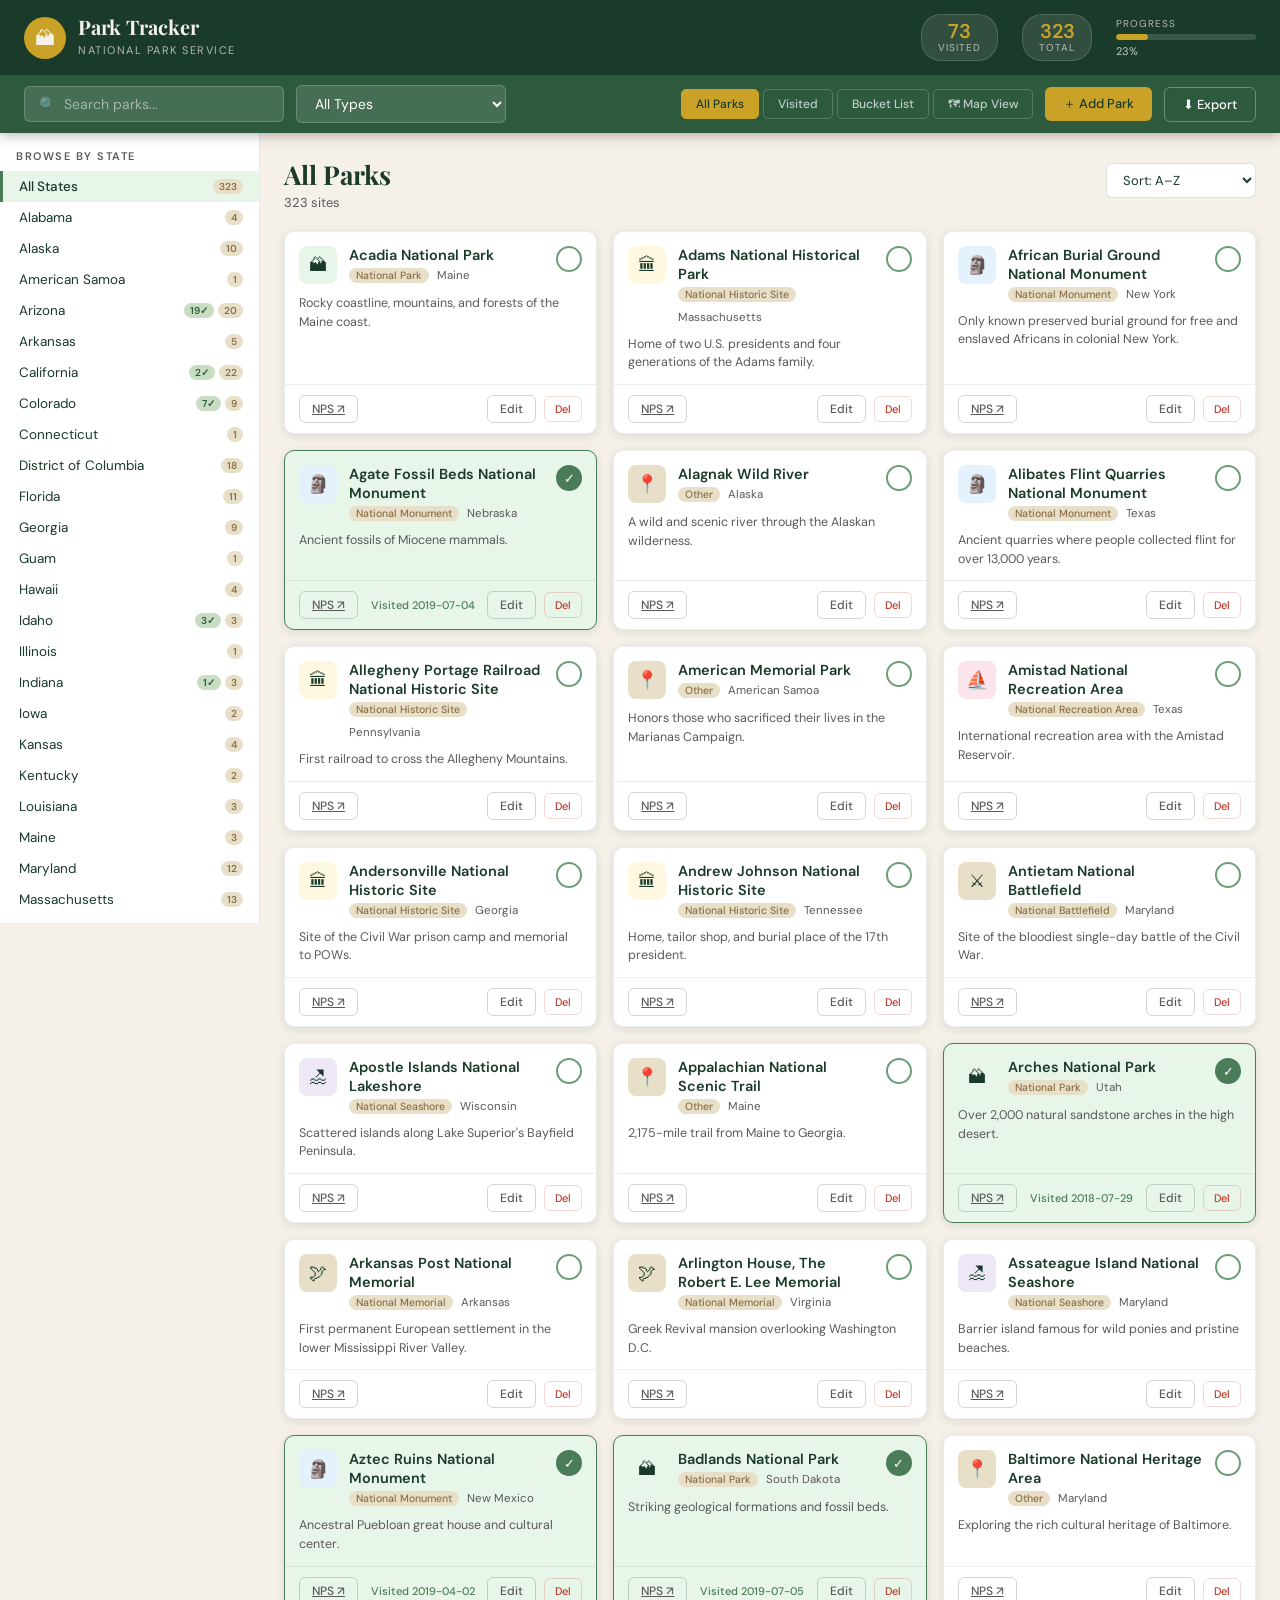
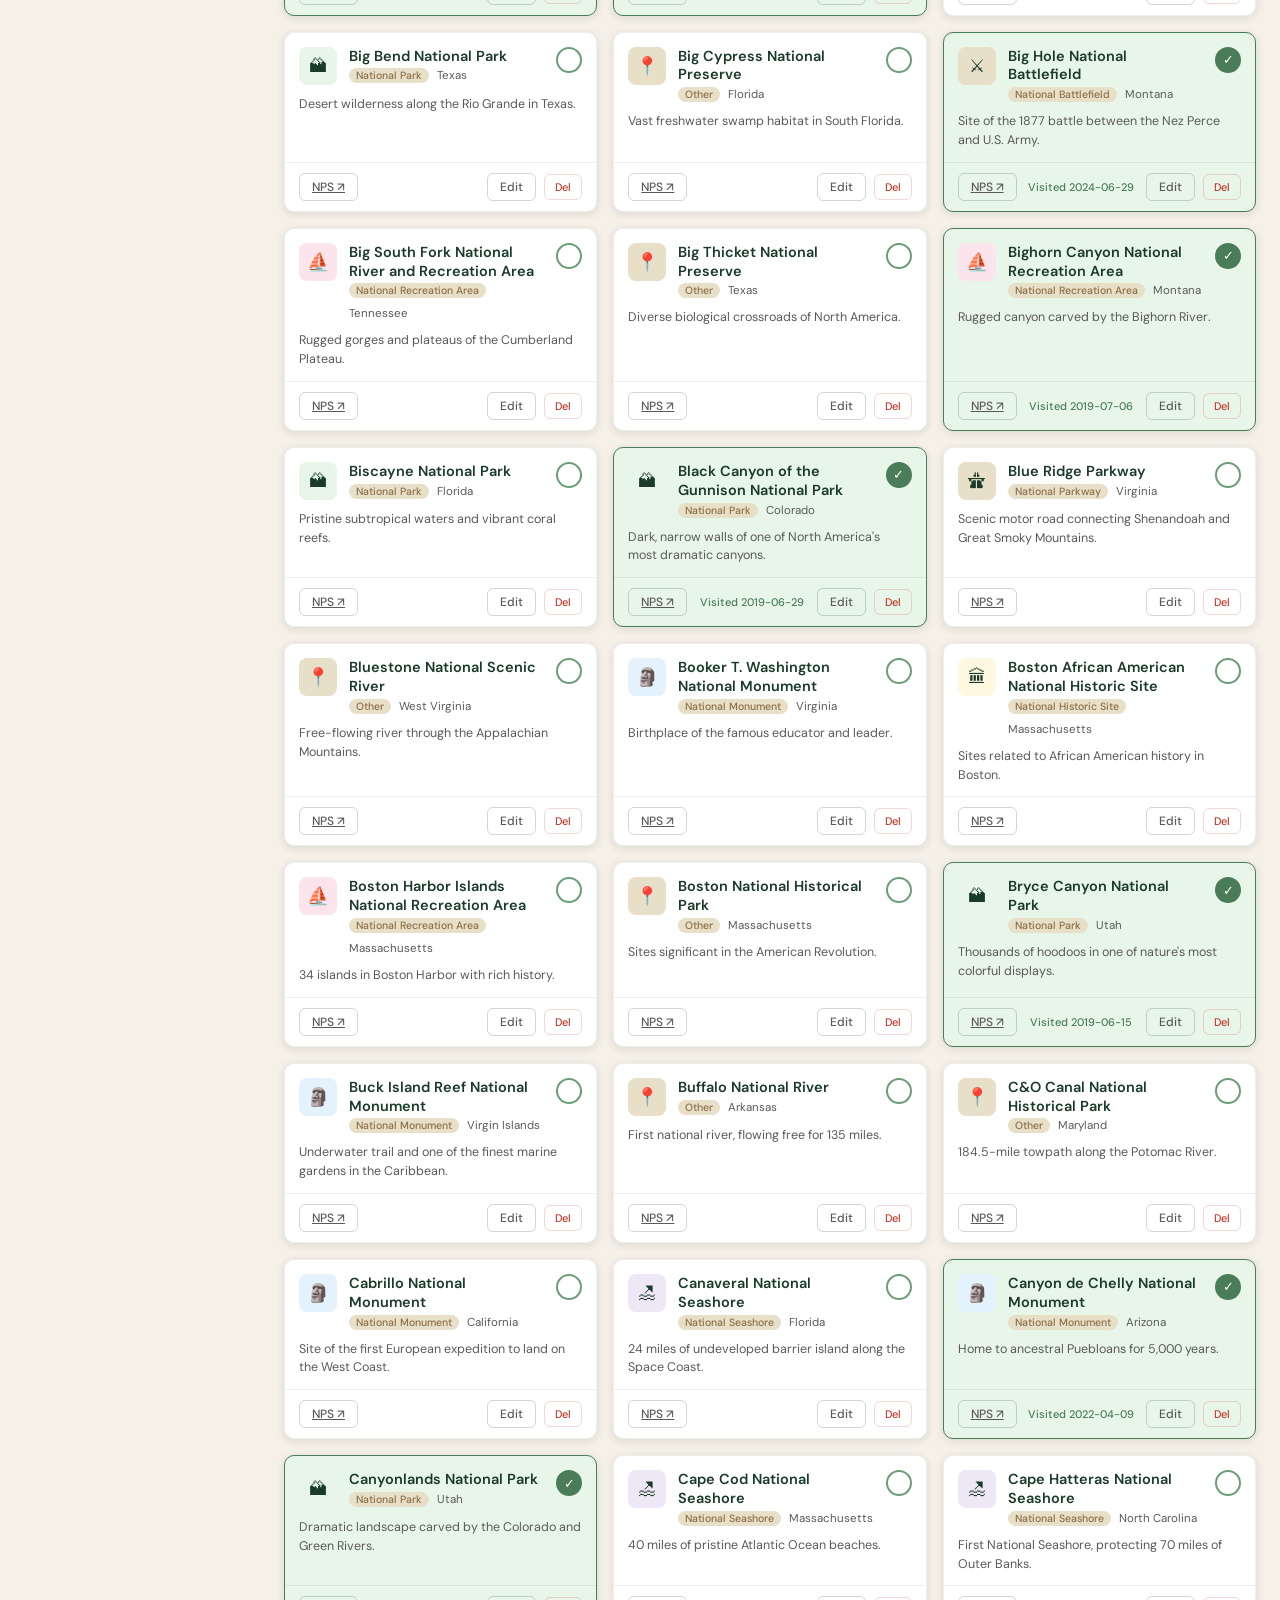
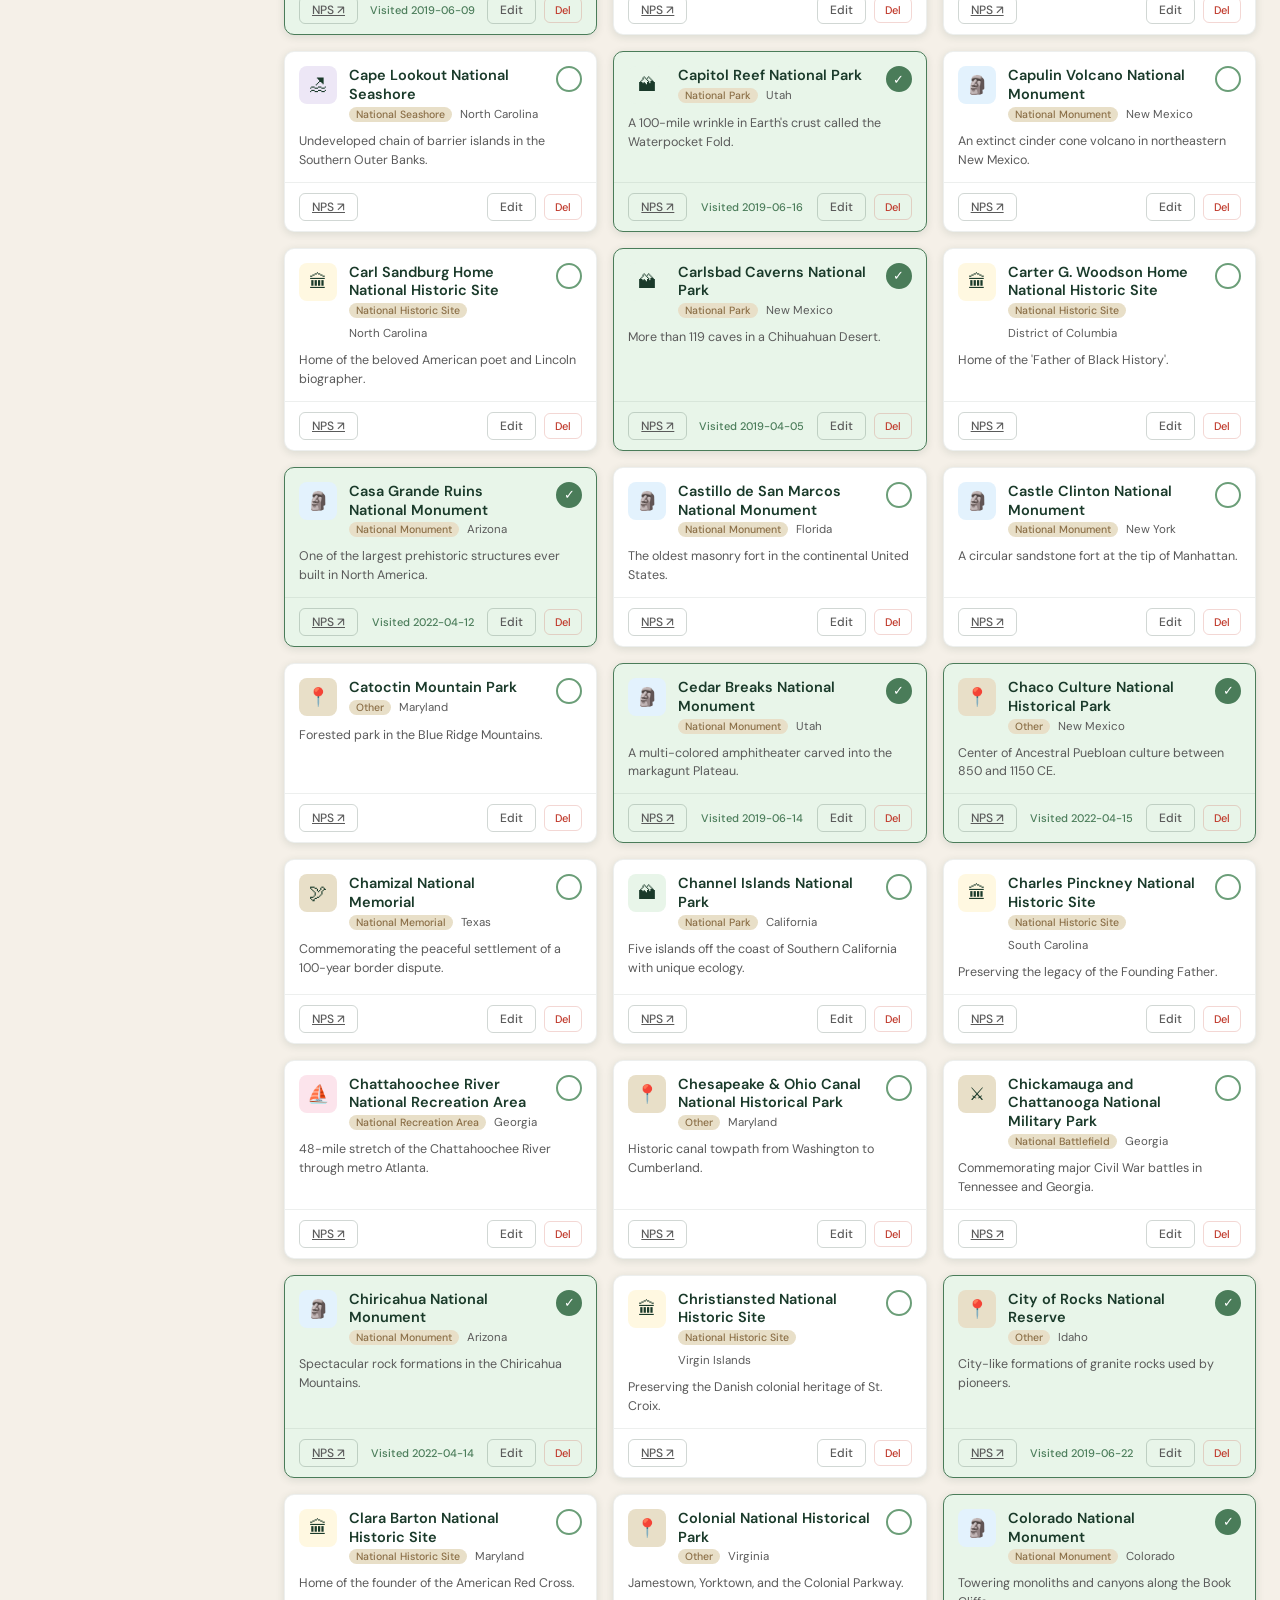
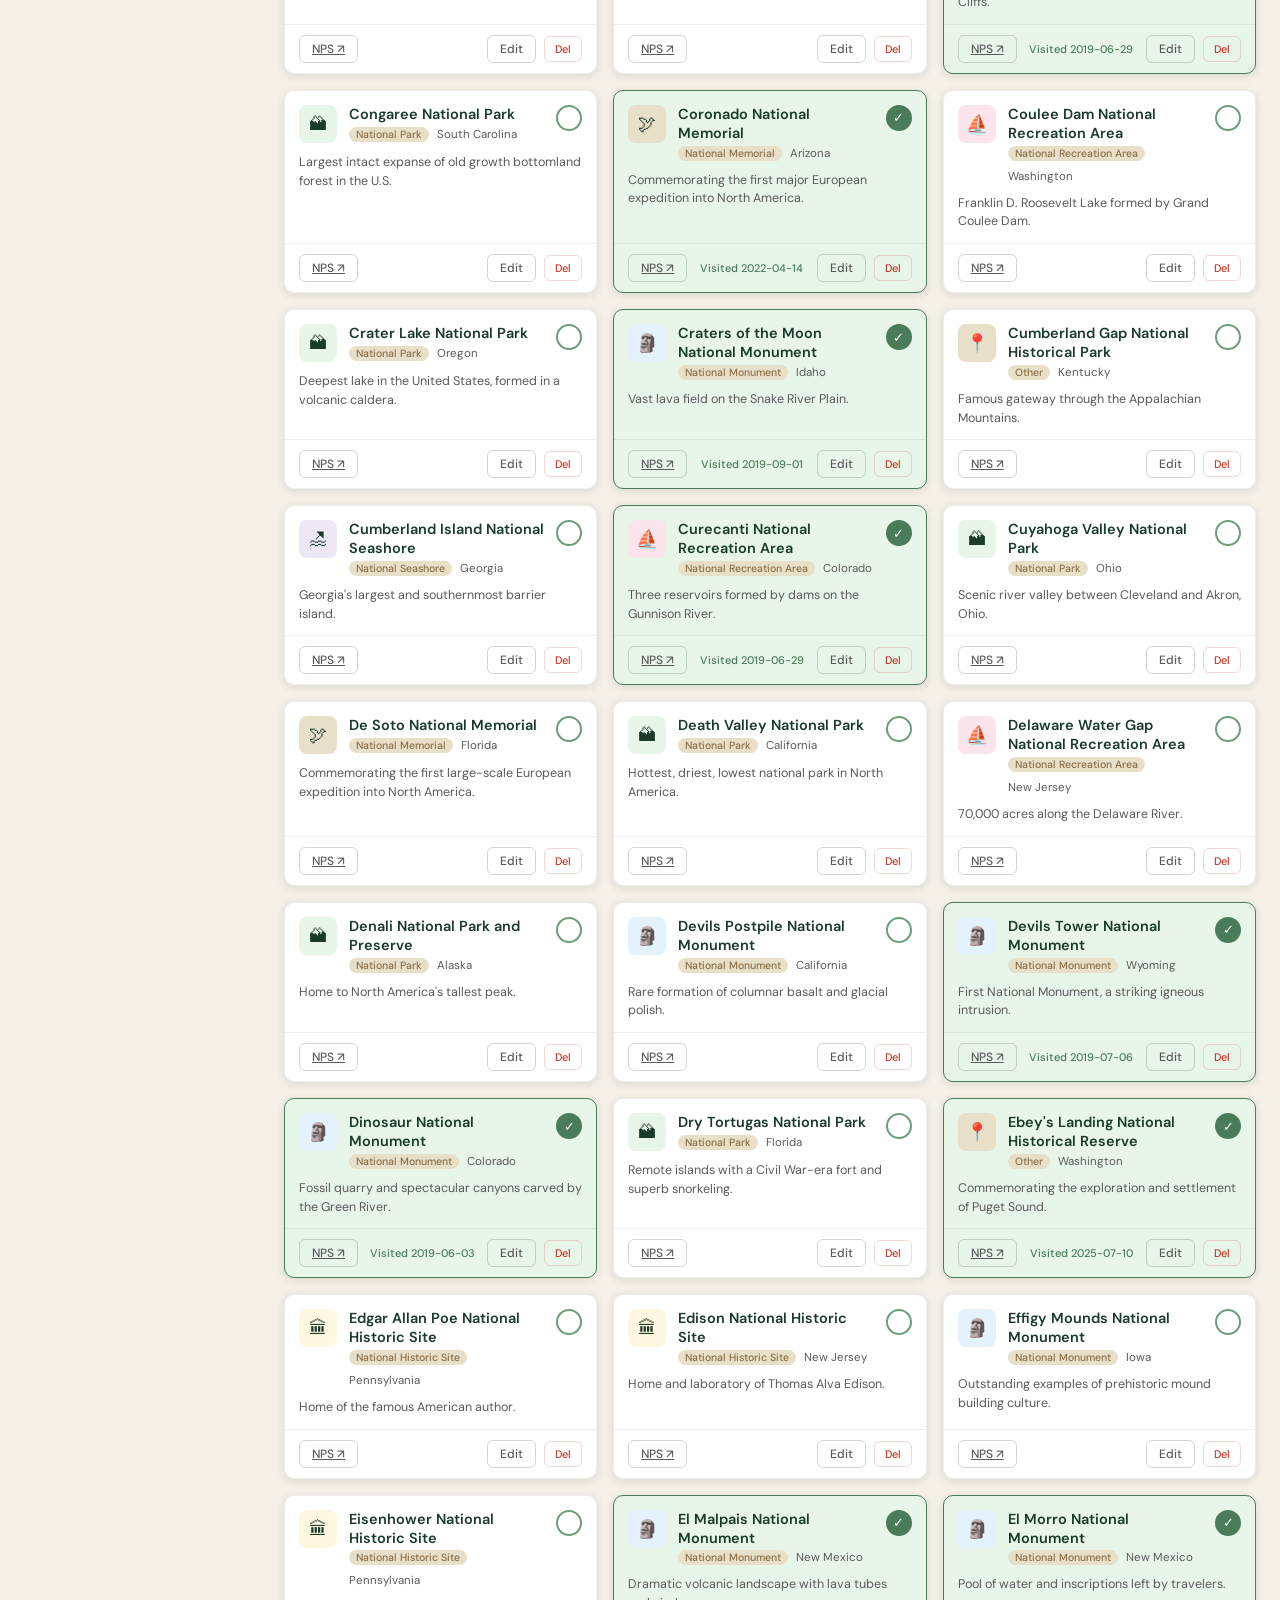
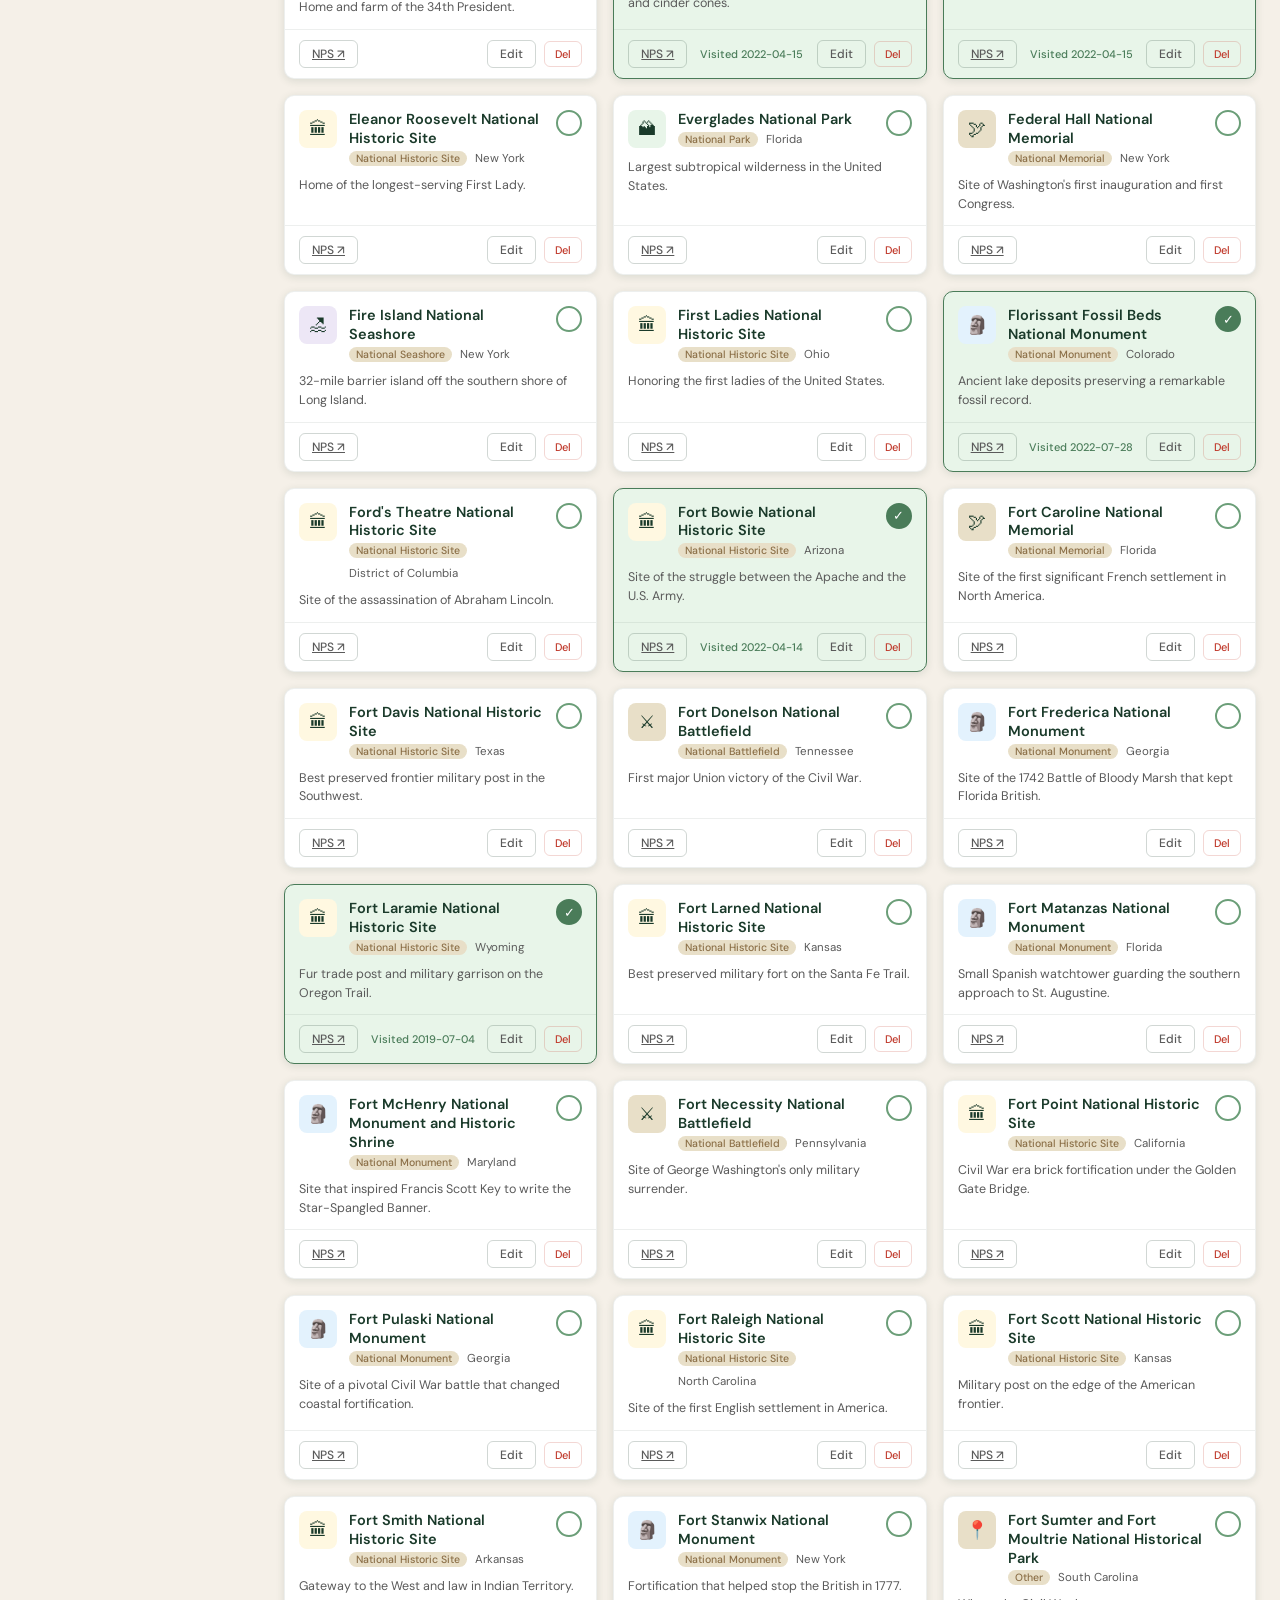
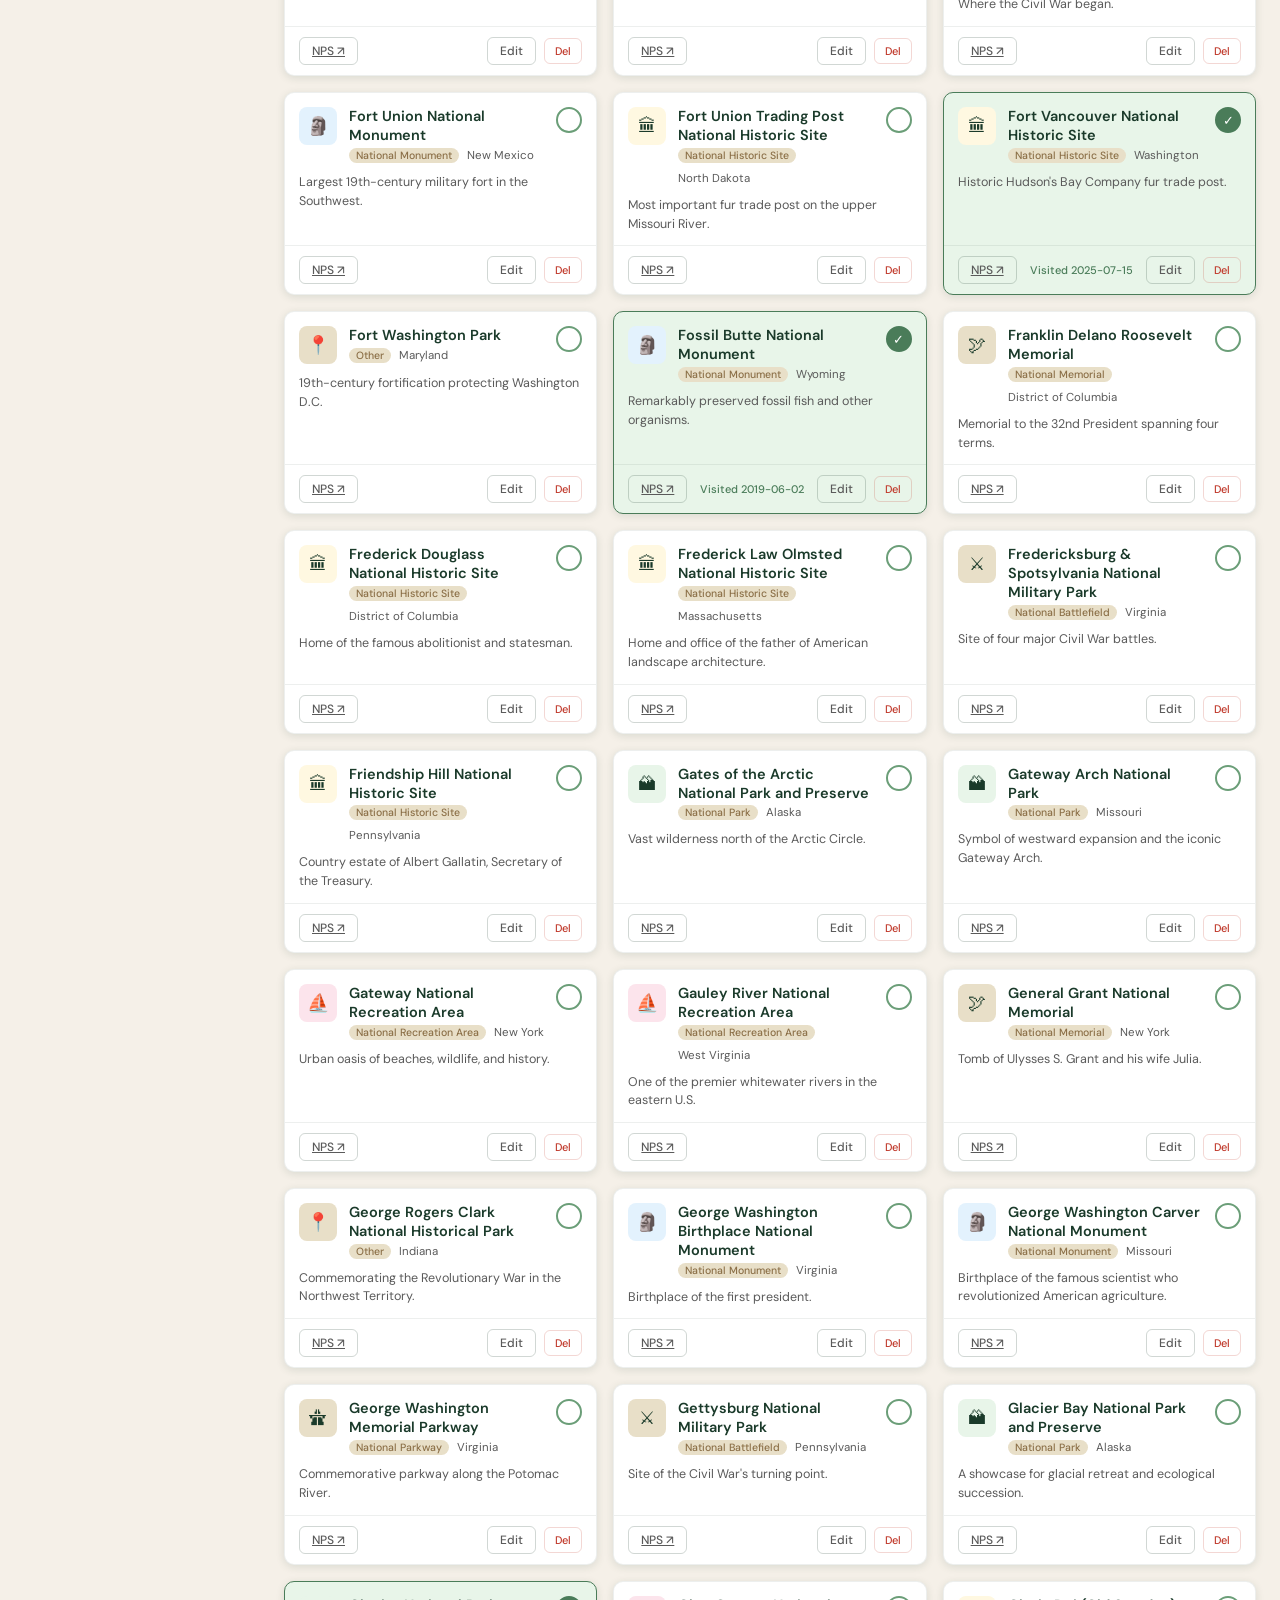
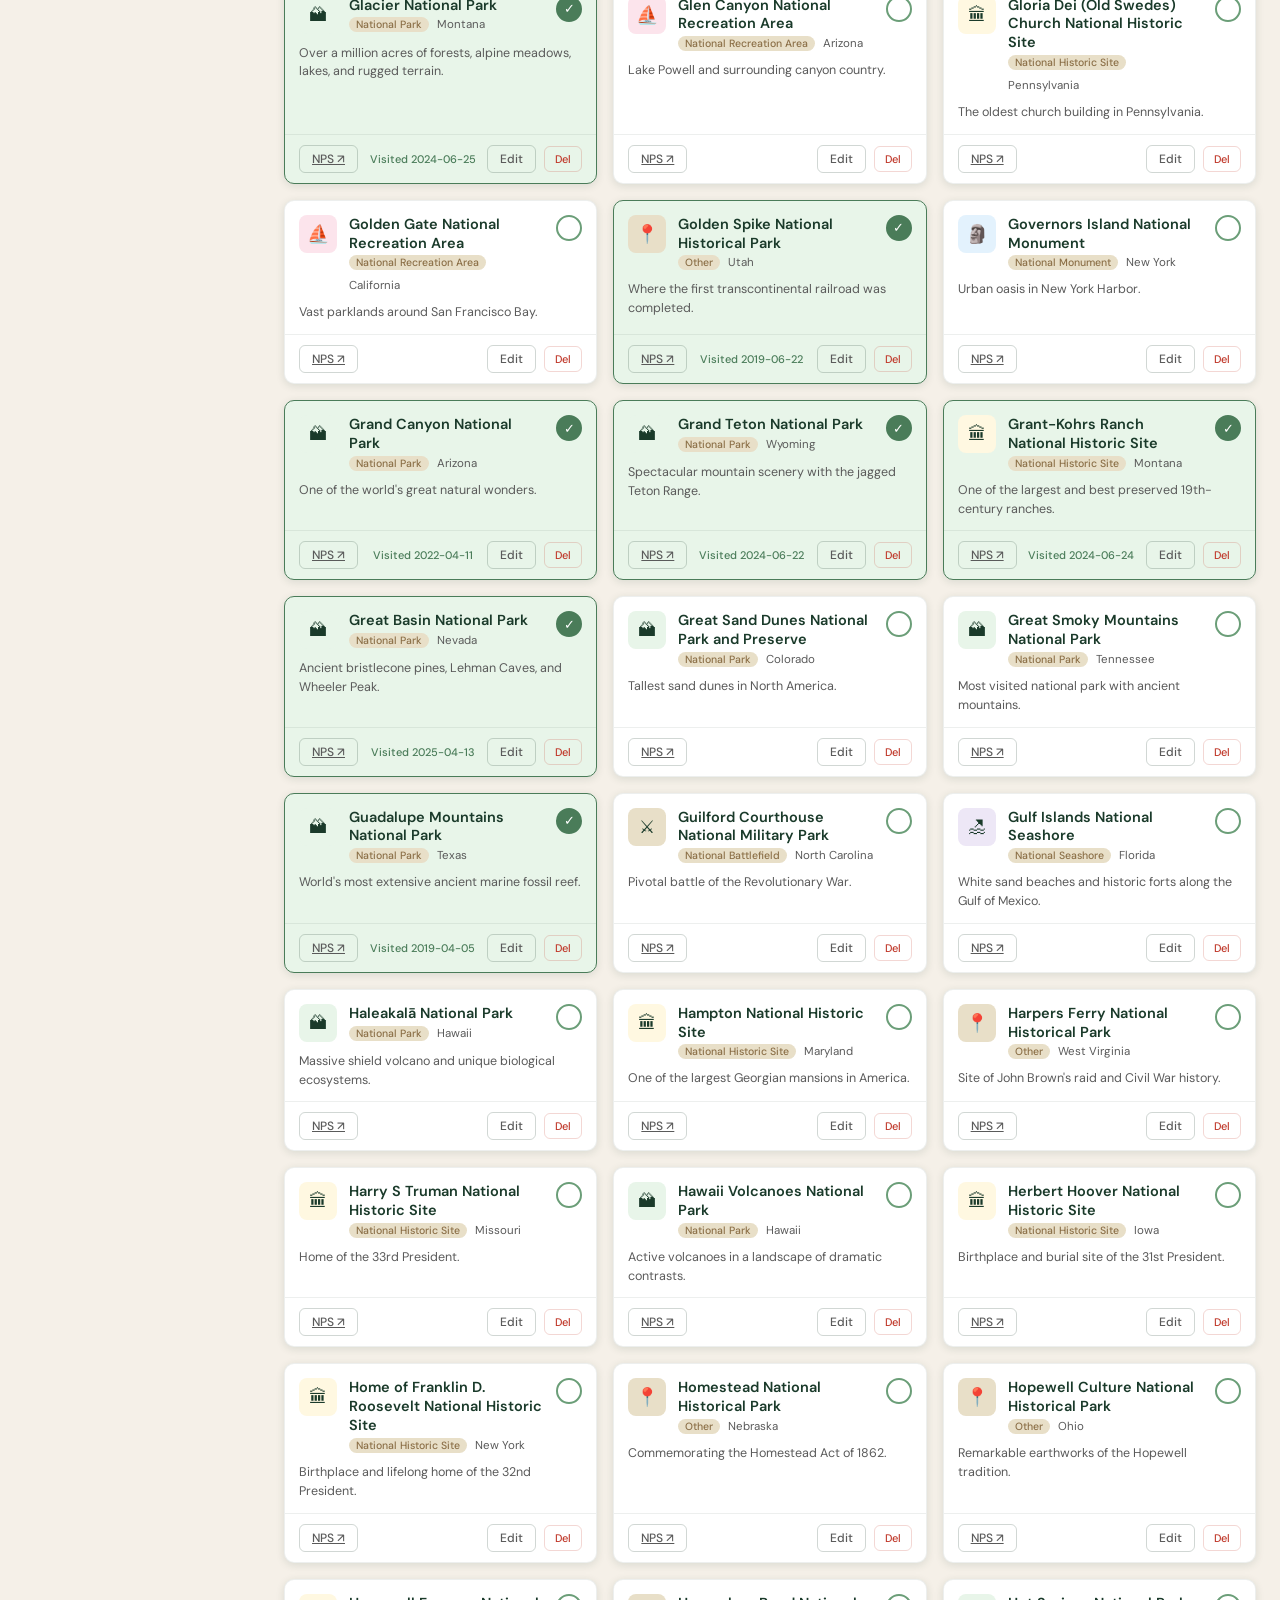
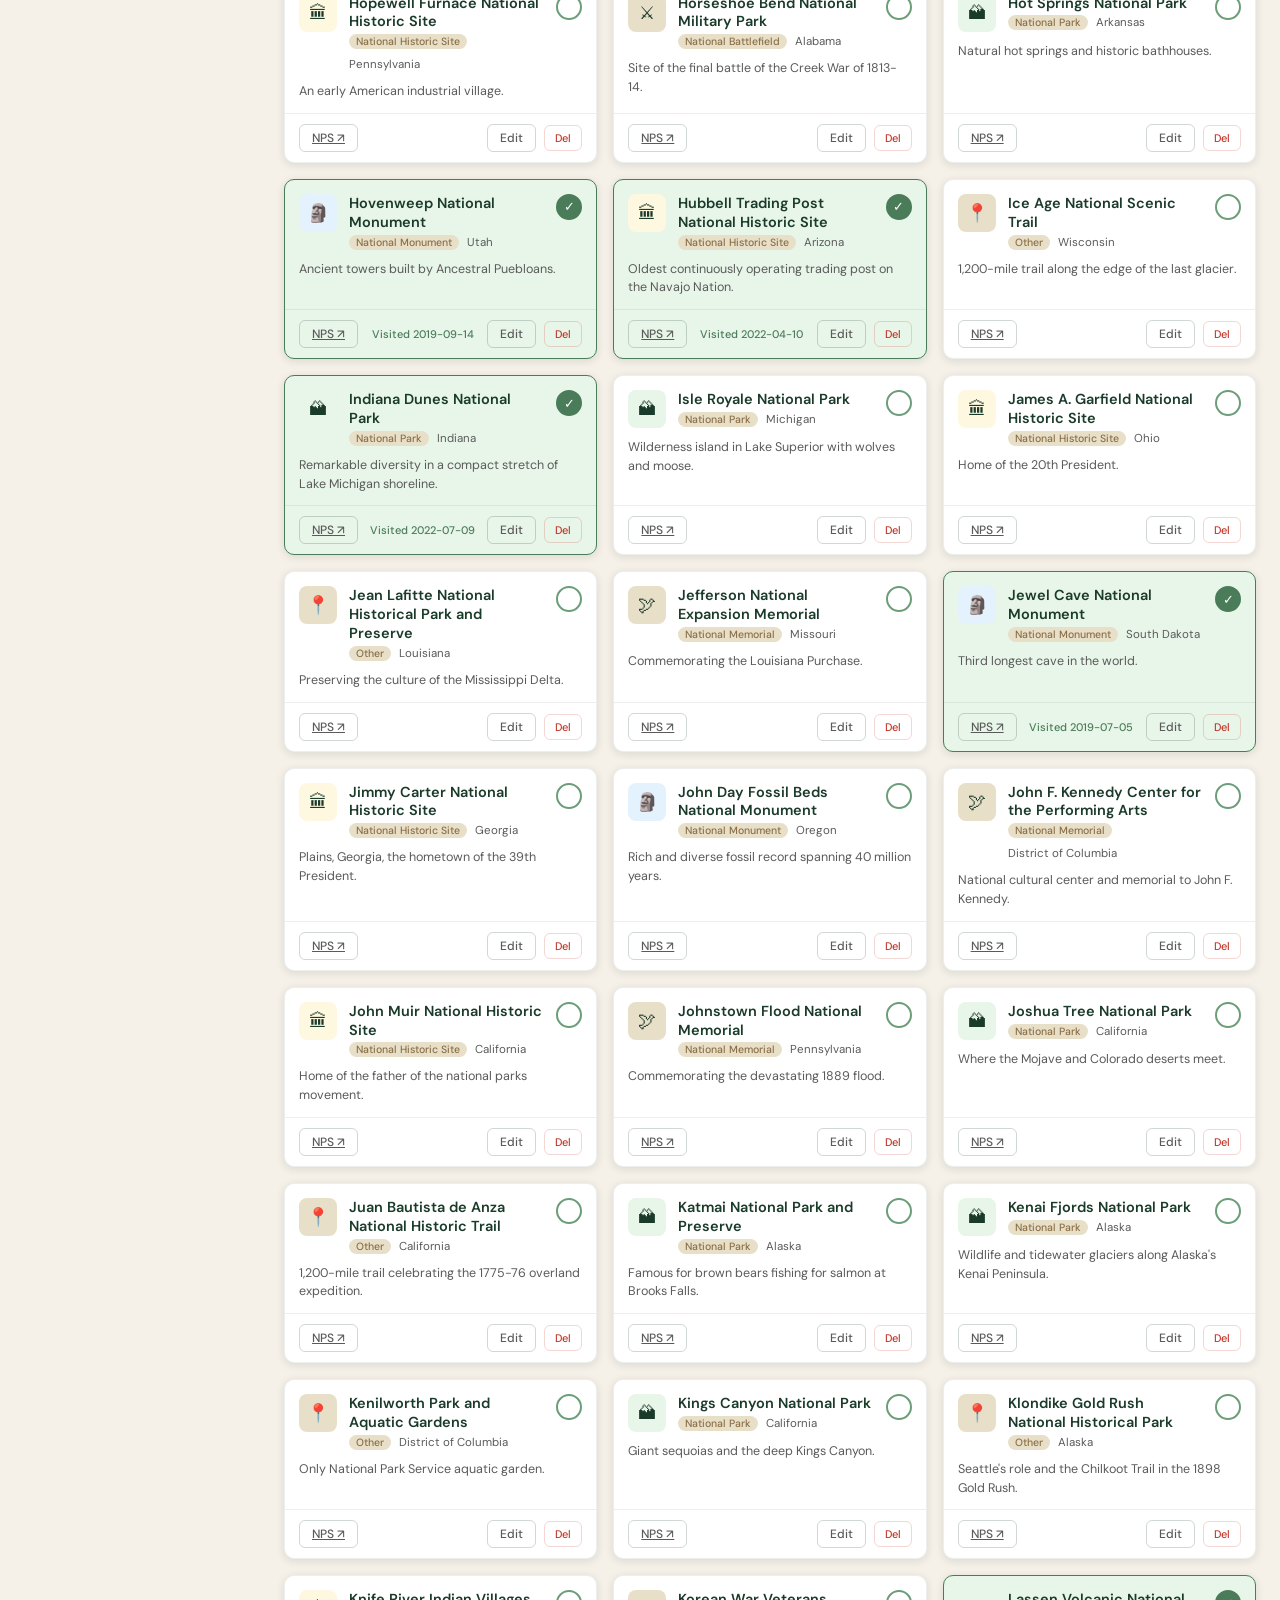
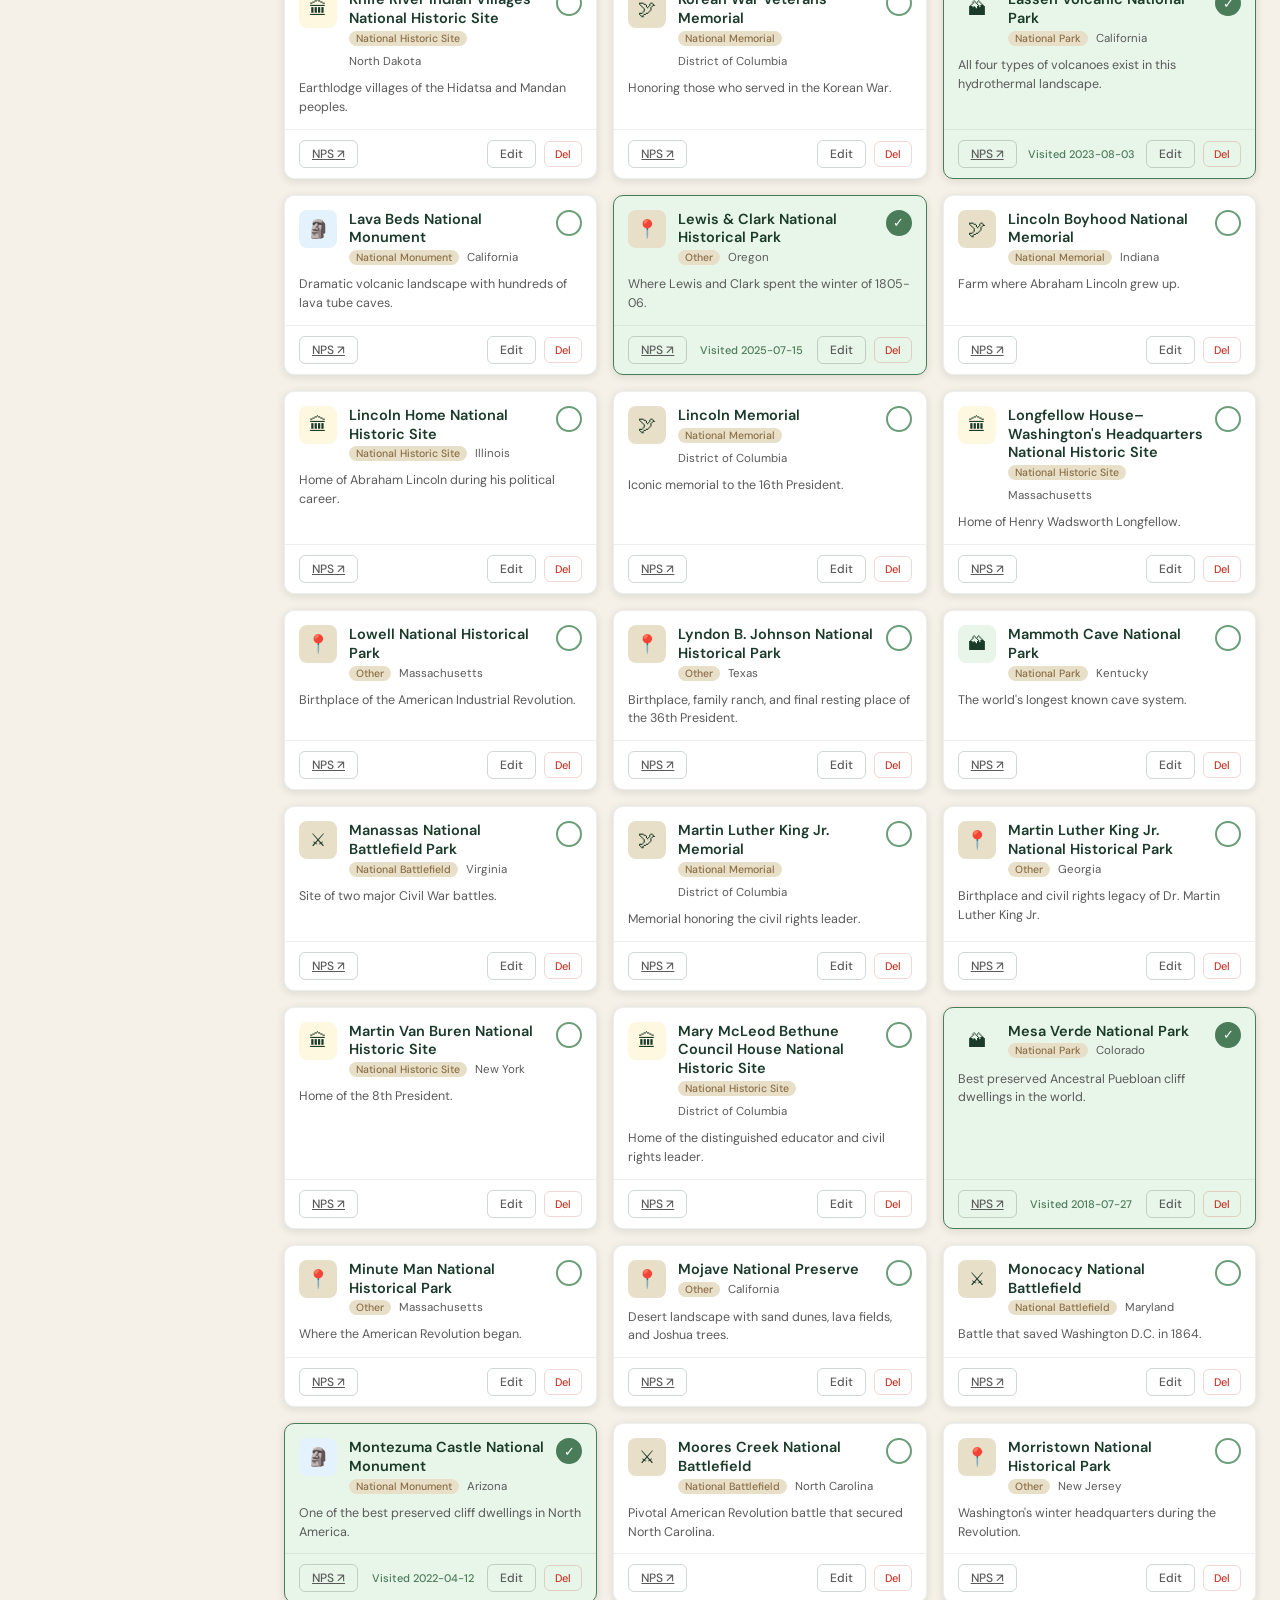
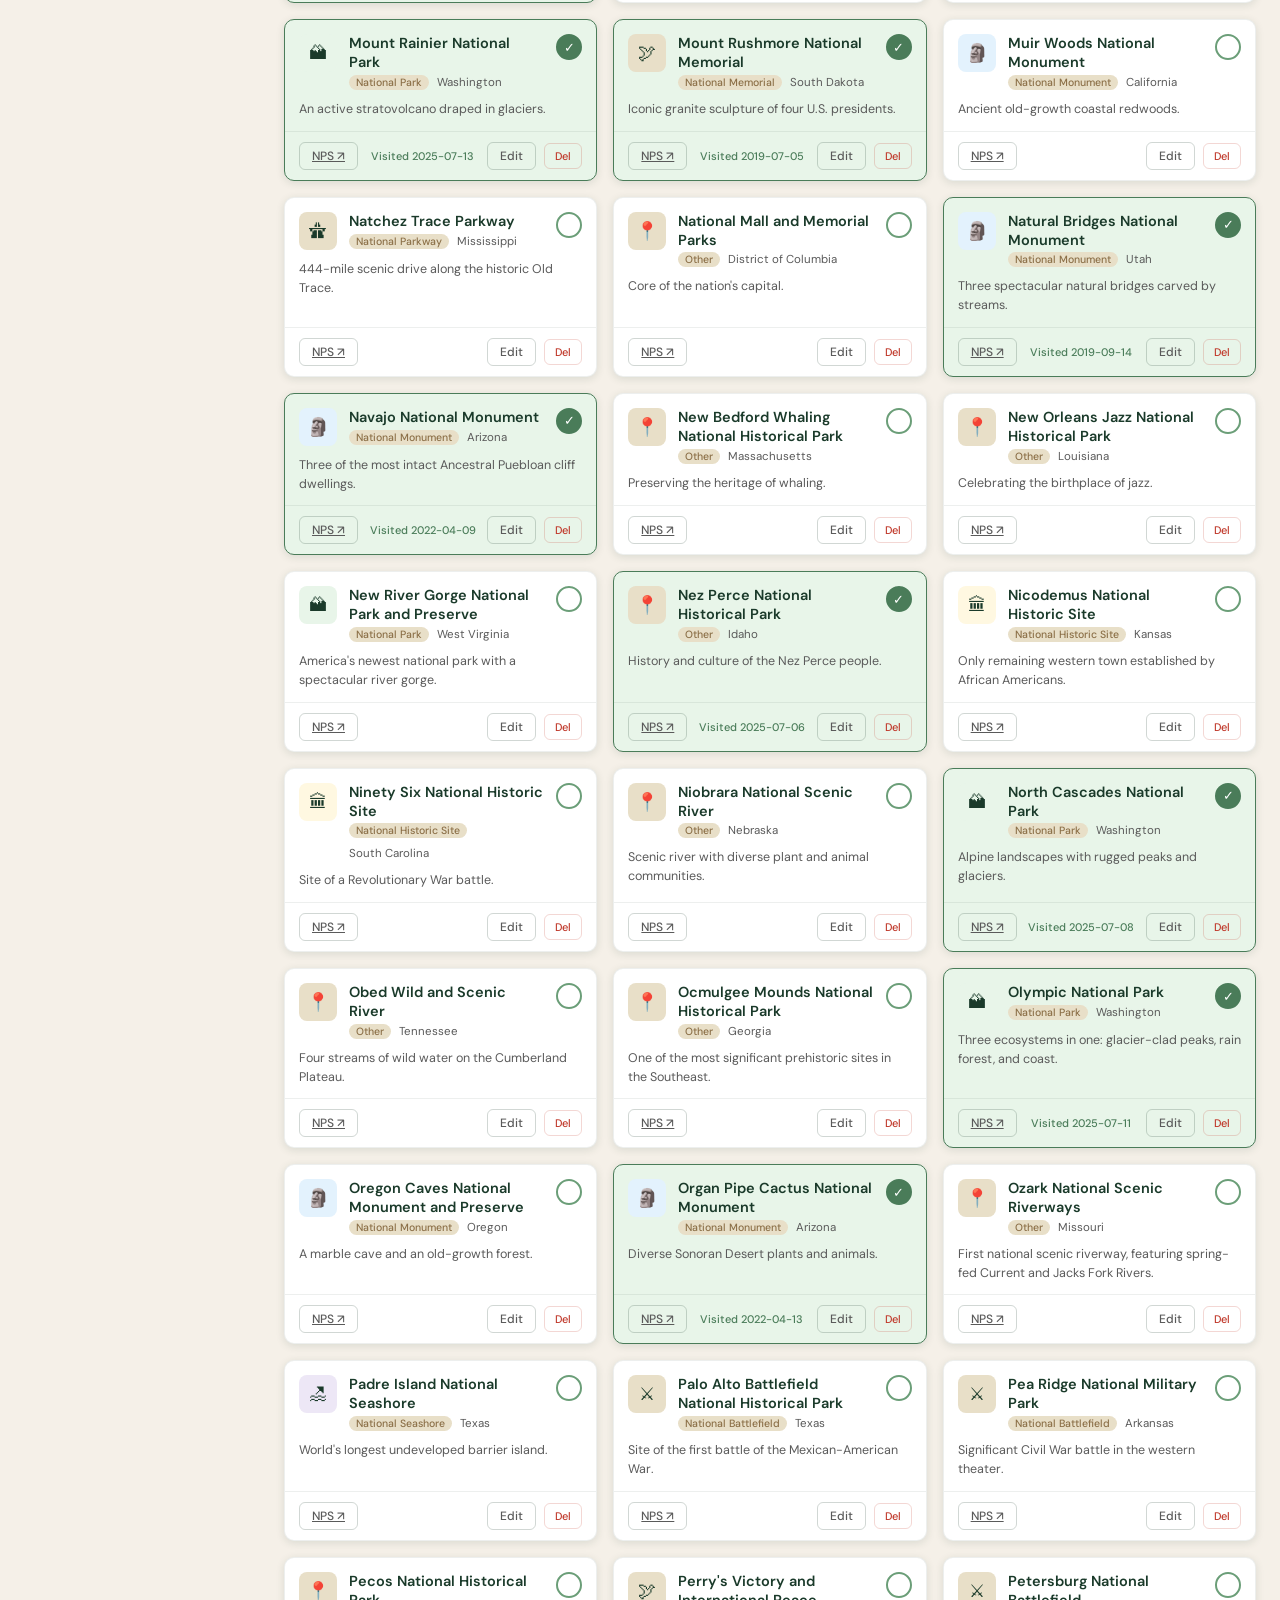
<file: index (11).html>
<!DOCTYPE html>
<html lang="en">
<head>
<meta charset="UTF-8">
<meta name="viewport" content="width=device-width, initial-scale=1.0">
<title>NPS Park Tracker</title>
<link href="https://fonts.googleapis.com/css2?family=Playfair+Display:wght@400;700&family=DM+Sans:wght@300;400;500;600&display=swap" rel="stylesheet">
<style>
  :root {
    --forest: #1a3a2a;
    --moss: #2d5a3d;
    --sage: #4a7c59;
    --fern: #6b9e78;
    --mist: #c8ddc2;
    --cream: #f5f0e8;
    --bark: #8b6f47;
    --stone: #5a5a5a;
    --sand: #e8dfc8;
    --sky: #2c6e8a;
    --gold: #c9a227;
    --visited-bg: #e8f5e9;
    --visited-border: #4a7c59;
    --card-shadow: 0 2px 8px rgba(26,58,42,0.12);
  }

  * { box-sizing: border-box; margin: 0; padding: 0; }

  body {
    font-family: 'DM Sans', sans-serif;
    background: var(--cream);
    color: var(--forest);
    min-height: 100vh;
  }

  /* HEADER */
  header {
    background: var(--forest);
    color: var(--cream);
    padding: 0;
    position: sticky;
    top: 0;
    z-index: 100;
    box-shadow: 0 2px 12px rgba(0,0,0,0.3);
  }

  .header-inner {
    display: flex;
    align-items: center;
    gap: 20px;
    padding: 14px 24px;
    max-width: 1400px;
    margin: 0 auto;
  }

  .logo {
    display: flex;
    align-items: center;
    gap: 12px;
    text-decoration: none;
    color: var(--cream);
  }

  .logo-icon {
    width: 42px;
    height: 42px;
    background: var(--gold);
    border-radius: 50%;
    display: flex;
    align-items: center;
    justify-content: center;
    font-size: 20px;
    flex-shrink: 0;
  }

  .logo-text h1 {
    font-family: 'Playfair Display', serif;
    font-size: 20px;
    font-weight: 700;
    line-height: 1.1;
  }

  .logo-text span {
    font-size: 11px;
    opacity: 0.7;
    text-transform: uppercase;
    letter-spacing: 1.5px;
  }

  .header-stats {
    display: flex;
    gap: 24px;
    margin-left: auto;
    align-items: center;
  }

  .stat-pill {
    text-align: center;
    background: rgba(255,255,255,0.1);
    padding: 6px 16px;
    border-radius: 20px;
    border: 1px solid rgba(255,255,255,0.15);
  }

  .stat-pill .num {
    font-size: 20px;
    font-weight: 600;
    color: var(--gold);
    display: block;
    line-height: 1;
  }

  .stat-pill .lbl {
    font-size: 10px;
    text-transform: uppercase;
    letter-spacing: 1px;
    opacity: 0.7;
    display: block;
  }

  .progress-bar-wrap {
    display: flex;
    flex-direction: column;
    gap: 4px;
    align-items: flex-start;
  }

  .progress-bar-wrap .lbl {
    font-size: 10px;
    text-transform: uppercase;
    letter-spacing: 1px;
    opacity: 0.7;
  }

  .progress-track {
    width: 140px;
    height: 6px;
    background: rgba(255,255,255,0.15);
    border-radius: 3px;
    overflow: hidden;
  }

  .progress-fill {
    height: 100%;
    background: var(--gold);
    border-radius: 3px;
    transition: width 0.4s ease;
  }

  .progress-pct {
    font-size: 11px;
    opacity: 0.8;
  }

  /* TOOLBAR */
  .toolbar {
    background: var(--moss);
    padding: 10px 24px;
    display: flex;
    gap: 12px;
    align-items: center;
    flex-wrap: wrap;
    max-width: 1400px;
    margin: 0 auto;
  }

  /* this toolbar is inside header so no max-width issue */
  header .toolbar { max-width: none; }

  .toolbar input[type="text"] {
    background: rgba(255,255,255,0.12);
    border: 1px solid rgba(255,255,255,0.2);
    color: white;
    padding: 8px 14px;
    border-radius: 6px;
    font-size: 14px;
    font-family: 'DM Sans', sans-serif;
    width: 260px;
    outline: none;
    transition: background 0.2s;
  }

  .toolbar input[type="text"]::placeholder { color: rgba(255,255,255,0.5); }
  .toolbar input[type="text"]:focus { background: rgba(255,255,255,0.2); }

  .toolbar select {
    background: rgba(255,255,255,0.12);
    border: 1px solid rgba(255,255,255,0.2);
    color: white;
    padding: 8px 14px;
    border-radius: 6px;
    font-size: 14px;
    font-family: 'DM Sans', sans-serif;
    outline: none;
    cursor: pointer;
  }

  .toolbar select option { background: var(--moss); color: white; }

  .btn {
    padding: 8px 18px;
    border-radius: 6px;
    font-size: 13px;
    font-weight: 500;
    font-family: 'DM Sans', sans-serif;
    cursor: pointer;
    border: none;
    transition: all 0.15s;
    display: inline-flex;
    align-items: center;
    gap: 6px;
  }

  .btn:hover { transform: translateY(-1px); }
  .btn:active { transform: translateY(0); }

  .btn-gold { background: var(--gold); color: var(--forest); }
  .btn-outline { background: transparent; border: 1px solid rgba(255,255,255,0.3); color: white; }
  .btn-outline:hover { background: rgba(255,255,255,0.1); }
  .btn-danger { background: #c0392b; color: white; }
  .btn-sm { padding: 5px 12px; font-size: 12px; }

  .filter-tabs {
    display: flex;
    gap: 4px;
    margin-left: auto;
  }

  .tab-btn {
    padding: 6px 14px;
    border-radius: 5px;
    font-size: 12px;
    font-weight: 500;
    cursor: pointer;
    border: 1px solid rgba(255,255,255,0.2);
    background: transparent;
    color: rgba(255,255,255,0.7);
    font-family: 'DM Sans', sans-serif;
    transition: all 0.15s;
  }

  .tab-btn.active, .tab-btn:hover {
    background: rgba(255,255,255,0.15);
    color: white;
    border-color: rgba(255,255,255,0.4);
  }

  .tab-btn.active { background: var(--gold); color: var(--forest); border-color: var(--gold); }

  /* LAYOUT */
  .layout {
    display: grid;
    grid-template-columns: 260px 1fr;
    max-width: 1400px;
    margin: 0 auto;
    min-height: calc(100vh - 110px);
  }

  /* SIDEBAR */
  .sidebar {
    background: white;
    border-right: 1px solid rgba(26,58,42,0.1);
    padding: 16px 0;
    position: sticky;
    top: 110px;
    height: calc(100vh - 110px);
    overflow-y: auto;
  }

  .sidebar-title {
    font-size: 11px;
    text-transform: uppercase;
    letter-spacing: 1.5px;
    color: var(--stone);
    padding: 0 16px 8px;
    font-weight: 600;
  }

  .state-item {
    display: flex;
    align-items: center;
    justify-content: space-between;
    padding: 7px 16px;
    cursor: pointer;
    transition: background 0.12s;
    border-left: 3px solid transparent;
    font-size: 13.5px;
  }

  .state-item:hover { background: var(--cream); }
  .state-item.active { background: #e8f5e9; border-left-color: var(--sage); color: var(--forest); font-weight: 500; }

  .state-badge {
    display: flex;
    gap: 4px;
    align-items: center;
  }

  .badge {
    font-size: 10px;
    padding: 1px 6px;
    border-radius: 10px;
    font-weight: 600;
  }

  .badge-total { background: var(--sand); color: var(--bark); }
  .badge-visited { background: var(--mist); color: var(--moss); }

  /* MAIN */
  .main { padding: 24px; }

  .view-header {
    display: flex;
    align-items: baseline;
    justify-content: space-between;
    margin-bottom: 20px;
    flex-wrap: wrap;
    gap: 12px;
  }

  .view-title {
    font-family: 'Playfair Display', serif;
    font-size: 26px;
    color: var(--forest);
  }

  .view-subtitle {
    font-size: 13px;
    color: var(--stone);
    margin-top: 2px;
  }

  .parks-grid {
    display: grid;
    grid-template-columns: repeat(auto-fill, minmax(300px, 1fr));
    gap: 16px;
  }

  /* PARK CARD */
  .park-card {
    background: white;
    border-radius: 10px;
    border: 1.5px solid rgba(26,58,42,0.08);
    box-shadow: var(--card-shadow);
    transition: all 0.2s;
    overflow: hidden;
    display: flex;
    flex-direction: column;
  }

  .park-card:hover { transform: translateY(-2px); box-shadow: 0 6px 20px rgba(26,58,42,0.18); }
  .park-card.visited { border-color: var(--visited-border); background: var(--visited-bg); }

  .card-top {
    display: flex;
    align-items: flex-start;
    padding: 14px 14px 10px;
    gap: 12px;
  }

  .card-type-icon {
    width: 38px;
    height: 38px;
    border-radius: 8px;
    display: flex;
    align-items: center;
    justify-content: center;
    font-size: 18px;
    flex-shrink: 0;
    background: var(--sand);
  }

  .card-type-icon.np { background: #e8f5e9; }
  .card-type-icon.nm { background: #e3f2fd; }
  .card-type-icon.nh { background: #fff8e1; }
  .card-type-icon.nr { background: #fce4ec; }
  .card-type-icon.ns { background: #ede7f6; }
  .card-type-icon.other { background: var(--sand); }

  .card-info { flex: 1; min-width: 0; }

  .card-name {
    font-weight: 600;
    font-size: 14.5px;
    line-height: 1.3;
    color: var(--forest);
    margin-bottom: 3px;
  }

  .card-meta {
    font-size: 11.5px;
    color: var(--stone);
    display: flex;
    gap: 8px;
    flex-wrap: wrap;
  }

  .type-tag {
    background: var(--sand);
    padding: 1px 7px;
    border-radius: 10px;
    font-size: 10.5px;
    font-weight: 500;
    color: var(--bark);
  }

  .visited-check {
    width: 26px;
    height: 26px;
    border-radius: 50%;
    border: 2px solid var(--fern);
    display: flex;
    align-items: center;
    justify-content: center;
    cursor: pointer;
    transition: all 0.15s;
    flex-shrink: 0;
    background: transparent;
    font-size: 13px;
    color: transparent;
  }

  .visited-check:hover { background: var(--mist); color: var(--sage); }
  .park-card.visited .visited-check { background: var(--sage); border-color: var(--sage); color: white; }

  .card-body {
    padding: 0 14px 12px;
    font-size: 12.5px;
    color: var(--stone);
    line-height: 1.5;
    flex: 1;
  }

  .card-footer {
    padding: 10px 14px;
    border-top: 1px solid rgba(26,58,42,0.08);
    display: flex;
    gap: 8px;
    align-items: center;
    flex-wrap: wrap;
  }

  .visited-date {
    font-size: 11px;
    color: var(--sage);
    font-weight: 500;
    margin-left: auto;
  }

  .state-chip {
    background: var(--sand);
    color: var(--bark);
    font-size: 11px;
    padding: 2px 8px;
    border-radius: 10px;
    font-weight: 500;
  }

  /* MODAL */
  .modal-overlay {
    position: fixed;
    inset: 0;
    background: rgba(0,0,0,0.5);
    z-index: 200;
    display: flex;
    align-items: center;
    justify-content: center;
    padding: 20px;
    opacity: 0;
    pointer-events: none;
    transition: opacity 0.2s;
  }

  .modal-overlay.open { opacity: 1; pointer-events: all; }

  .modal {
    background: white;
    border-radius: 14px;
    width: 100%;
    max-width: 540px;
    max-height: 85vh;
    overflow-y: auto;
    transform: translateY(20px);
    transition: transform 0.2s;
    box-shadow: 0 20px 60px rgba(0,0,0,0.3);
  }

  .modal-overlay.open .modal { transform: translateY(0); }

  .modal-header {
    padding: 20px 24px 16px;
    border-bottom: 1px solid rgba(26,58,42,0.1);
    display: flex;
    align-items: center;
    justify-content: space-between;
  }

  .modal-title {
    font-family: 'Playfair Display', serif;
    font-size: 20px;
    color: var(--forest);
  }

  .modal-close {
    width: 32px;
    height: 32px;
    border-radius: 50%;
    border: none;
    background: var(--cream);
    cursor: pointer;
    font-size: 18px;
    display: flex;
    align-items: center;
    justify-content: center;
    transition: background 0.15s;
    color: var(--stone);
  }

  .modal-close:hover { background: var(--sand); }

  .modal-body { padding: 20px 24px; }

  .form-group {
    margin-bottom: 16px;
  }

  .form-group label {
    display: block;
    font-size: 12px;
    font-weight: 600;
    text-transform: uppercase;
    letter-spacing: 0.8px;
    color: var(--stone);
    margin-bottom: 6px;
  }

  .form-group input,
  .form-group select,
  .form-group textarea {
    width: 100%;
    padding: 10px 14px;
    border: 1.5px solid rgba(26,58,42,0.15);
    border-radius: 8px;
    font-size: 14px;
    font-family: 'DM Sans', sans-serif;
    color: var(--forest);
    background: white;
    outline: none;
    transition: border-color 0.15s;
  }

  .form-group input:focus,
  .form-group select:focus,
  .form-group textarea:focus { border-color: var(--sage); }

  .form-group textarea { resize: vertical; min-height: 80px; }

  .form-row { display: grid; grid-template-columns: 1fr 1fr; gap: 12px; }

  .modal-footer {
    padding: 16px 24px;
    border-top: 1px solid rgba(26,58,42,0.1);
    display: flex;
    gap: 10px;
    justify-content: flex-end;
  }

  /* EMPTY STATE */
  .empty-state {
    text-align: center;
    padding: 60px 20px;
    color: var(--stone);
  }

  .empty-state .icon { font-size: 48px; margin-bottom: 16px; }
  .empty-state h3 { font-family: 'Playfair Display', serif; font-size: 22px; color: var(--forest); margin-bottom: 8px; }
  .empty-state p { font-size: 14px; margin-bottom: 20px; }

  /* MAP VIEW */
  #map-view {
    display: none;
    padding: 20px;
    max-width: 1000px;
  }

  .us-map-container {
    background: white;
    border-radius: 12px;
    padding: 20px;
    box-shadow: var(--card-shadow);
    margin-bottom: 20px;
  }

  .us-map-container h3 {
    font-family: 'Playfair Display', serif;
    font-size: 18px;
    margin-bottom: 16px;
    color: var(--forest);
  }

  .map-legend {
    display: flex;
    gap: 20px;
    font-size: 12px;
    color: var(--stone);
    margin-top: 12px;
    flex-wrap: wrap;
  }

  .legend-item { display: flex; align-items: center; gap: 6px; }
  .legend-dot { width: 12px; height: 12px; border-radius: 50%; }

  .states-grid {
    display: grid;
    grid-template-columns: repeat(auto-fill, minmax(140px, 1fr));
    gap: 8px;
    margin-top: 16px;
  }

  .state-map-card {
    background: white;
    border: 1.5px solid rgba(26,58,42,0.1);
    border-radius: 8px;
    padding: 10px 12px;
    cursor: pointer;
    transition: all 0.15s;
    text-align: center;
  }

  .state-map-card:hover { border-color: var(--sage); background: var(--cream); }
  .state-map-card.has-visited { border-color: var(--fern); background: var(--visited-bg); }
  .state-map-card.all-visited { border-color: var(--sage); background: #d4edda; }

  .state-map-name { font-weight: 600; font-size: 13px; color: var(--forest); }
  .state-map-count { font-size: 11px; color: var(--stone); margin-top: 2px; }
  .state-map-bar { height: 4px; background: var(--sand); border-radius: 2px; margin-top: 6px; overflow: hidden; }
  .state-map-fill { height: 100%; background: var(--sage); border-radius: 2px; transition: width 0.3s; }

  /* DOWNLOAD SECTION */
  .download-section {
    background: white;
    border-radius: 12px;
    padding: 20px 24px;
    box-shadow: var(--card-shadow);
    margin-bottom: 20px;
  }

  .download-section h3 {
    font-family: 'Playfair Display', serif;
    font-size: 18px;
    margin-bottom: 6px;
    color: var(--forest);
  }

  .download-section p { font-size: 13px; color: var(--stone); margin-bottom: 16px; }

  .download-options { display: flex; gap: 12px; flex-wrap: wrap; }

  .dl-option {
    display: flex;
    align-items: center;
    gap: 10px;
    padding: 12px 18px;
    border: 1.5px solid rgba(26,58,42,0.12);
    border-radius: 8px;
    cursor: pointer;
    background: white;
    transition: all 0.15s;
    font-family: 'DM Sans', sans-serif;
    font-size: 13px;
    font-weight: 500;
    color: var(--forest);
  }

  .dl-option:hover { background: var(--cream); border-color: var(--sage); }
  .dl-option .icon { font-size: 22px; }

  /* TOAST */
  .toast {
    position: fixed;
    bottom: 24px;
    right: 24px;
    background: var(--forest);
    color: white;
    padding: 12px 20px;
    border-radius: 8px;
    font-size: 14px;
    font-weight: 500;
    z-index: 999;
    transform: translateY(60px);
    opacity: 0;
    transition: all 0.3s;
    box-shadow: 0 4px 16px rgba(0,0,0,0.2);
  }

  .toast.show { transform: translateY(0); opacity: 1; }
  .toast.success { background: var(--moss); }
  .toast.error { background: #c0392b; }

  /* NOTE INPUT */
  .note-field {
    width: 100%;
    border: none;
    background: transparent;
    font-size: 12px;
    color: var(--stone);
    font-family: 'DM Sans', sans-serif;
    resize: none;
    padding: 0;
    outline: none;
    cursor: text;
  }

  /* Scrollbar */
  .sidebar::-webkit-scrollbar { width: 4px; }
  .sidebar::-webkit-scrollbar-track { background: transparent; }
  .sidebar::-webkit-scrollbar-thumb { background: var(--mist); border-radius: 2px; }

  @media (max-width: 900px) {
    .layout { grid-template-columns: 1fr; }
    .sidebar { display: none; }
    .header-stats { display: none; }
    .parks-grid { grid-template-columns: 1fr; }
  }
</style>
</head>
<body>

<header>
  <div class="header-inner">
    <div class="logo">
      <div class="logo-icon">🏔</div>
      <div class="logo-text">
        <h1>Park Tracker</h1>
        <span>National Park Service</span>
      </div>
    </div>
    <div class="header-stats">
      <div class="stat-pill">
        <span class="num" id="stat-visited">0</span>
        <span class="lbl">Visited</span>
      </div>
      <div class="stat-pill">
        <span class="num" id="stat-total">0</span>
        <span class="lbl">Total</span>
      </div>
      <div class="progress-bar-wrap">
        <span class="lbl">Progress</span>
        <div class="progress-track">
          <div class="progress-fill" id="progress-fill" style="width:0%"></div>
        </div>
        <span class="progress-pct" id="progress-pct">0%</span>
      </div>
    </div>
  </div>
  <div style="background:var(--moss); width:100%;">
    <div class="toolbar" style="max-width:1400px; margin:0 auto;">
      <input type="text" id="search-input" placeholder="🔍  Search parks...">
      <select id="type-filter">
        <option value="">All Types</option>
        <option value="National Park">National Park</option>
        <option value="National Monument">National Monument</option>
        <option value="National Historic Site">National Historic Site</option>
        <option value="National Recreation Area">National Recreation Area</option>
        <option value="National Seashore">National Seashore</option>
        <option value="National Forest">National Forest</option>
        <option value="National Battlefield">National Battlefield</option>
        <option value="National Memorial">National Memorial</option>
        <option value="National Parkway">National Parkway</option>
        <option value="Other">Other</option>
      </select>
      <div class="filter-tabs">
        <button class="tab-btn active" onclick="setView('all')">All Parks</button>
        <button class="tab-btn" onclick="setView('visited')">Visited</button>
        <button class="tab-btn" onclick="setView('unvisited')">Bucket List</button>
        <button class="tab-btn" onclick="setView('map')">🗺 Map View</button>
      </div>
      <button class="btn btn-gold" onclick="openAddModal()">＋ Add Park</button>
      <button class="btn btn-outline" onclick="openDownload()">⬇ Export</button>
    </div>
  </div>
</header>

<div class="layout">
  <aside class="sidebar">
    <div class="sidebar-title">Browse by State</div>
    <div id="state-list"></div>
  </aside>

  <main class="main">
    <div id="list-view">
      <div class="view-header">
        <div>
          <h2 class="view-title" id="view-title">All National Park Service Sites</h2>
          <div class="view-subtitle" id="view-subtitle">Loading parks...</div>
        </div>
        <div style="display:flex;gap:8px;">
          <select style="padding:7px 12px;border:1.5px solid rgba(26,58,42,0.15);border-radius:6px;font-size:13px;font-family:'DM Sans',sans-serif;color:var(--forest);background:white;cursor:pointer;" onchange="setSortBy(this.value)">
            <option value="name">Sort: A–Z</option>
            <option value="state">Sort: by State</option>
            <option value="type">Sort: by Type</option>
            <option value="visited">Sort: Visited First</option>
          </select>
        </div>
      </div>
      <div class="parks-grid" id="parks-grid"></div>
      <div id="empty-state" class="empty-state" style="display:none">
        <div class="icon">🌲</div>
        <h3>No parks found</h3>
        <p>Try adjusting your search or filters.</p>
        <button class="btn btn-gold" onclick="openAddModal()">＋ Add a Park</button>
      </div>
    </div>

    <div id="map-view">
      <div class="view-header">
        <div>
          <h2 class="view-title">Map View</h2>
          <div class="view-subtitle">Click a state to filter parks</div>
        </div>
      </div>
      <div class="us-map-container">
        <h3>States & Territories</h3>
        <div class="states-grid" id="map-states-grid"></div>
        <div class="map-legend">
          <div class="legend-item"><div class="legend-dot" style="background:#c8ddc2;border:1px solid #6b9e78"></div> Has visited parks</div>
          <div class="legend-item"><div class="legend-dot" style="background:#d4edda;border:1px solid #4a7c59"></div> All visited</div>
          <div class="legend-item"><div class="legend-dot" style="background:white;border:1px solid #ddd"></div> Not started</div>
        </div>
      </div>
      <div class="download-section" id="dl-section" style="display:none">
        <h3>Export & Download</h3>
        <p>Download your park data in various formats for offline use.</p>
        <div class="download-options" id="dl-options"></div>
      </div>
    </div>
  </main>
</div>

<!-- ADD PARK MODAL -->
<div class="modal-overlay" id="add-modal">
  <div class="modal">
    <div class="modal-header">
      <h3 class="modal-title" id="modal-title-text">Add New Park</h3>
      <button class="modal-close" onclick="closeAddModal()">×</button>
    </div>
    <div class="modal-body">
      <input type="hidden" id="edit-park-id">
      <div class="form-group">
        <label>Park Name *</label>
        <input type="text" id="park-name-input" placeholder="e.g. Grand Canyon National Park">
      </div>
      <div class="form-row">
        <div class="form-group">
          <label>State / Territory *</label>
          <select id="park-state-input">
            <option value="">Select state...</option>
          </select>
        </div>
        <div class="form-group">
          <label>Type *</label>
          <select id="park-type-input">
            <option value="National Park">National Park</option>
            <option value="National Monument">National Monument</option>
            <option value="National Historic Site">National Historic Site</option>
            <option value="National Recreation Area">National Recreation Area</option>
            <option value="National Seashore">National Seashore</option>
            <option value="National Forest">National Forest</option>
            <option value="National Battlefield">National Battlefield</option>
            <option value="National Memorial">National Memorial</option>
            <option value="National Parkway">National Parkway</option>
            <option value="Other">Other</option>
          </select>
        </div>
      </div>
      <div class="form-group">
        <label>Description (optional)</label>
        <textarea id="park-desc-input" placeholder="Brief description of this park site..."></textarea>
      </div>
      <div class="form-row">
        <div class="form-group">
          <label>Website (optional)</label>
          <input type="text" id="park-url-input" placeholder="https://www.nps.gov/...">
        </div>
        <div class="form-group">
          <label>NPS Code (optional)</label>
          <input type="text" id="park-code-input" placeholder="e.g. grca" maxlength="6">
        </div>
      </div>
      <div class="form-group" style="display:flex;align-items:center;gap:12px;padding:10px;background:var(--cream);border-radius:8px;">
        <input type="checkbox" id="park-visited-check" style="width:auto;width:18px;height:18px;accent-color:var(--sage);cursor:pointer;">
        <label for="park-visited-check" style="text-transform:none;letter-spacing:0;font-size:14px;font-weight:500;cursor:pointer;margin:0;">Mark as visited</label>
      </div>
      <div id="visit-date-row" class="form-row" style="display:none">
        <div class="form-group">
          <label>Date Visited</label>
          <input type="date" id="park-date-input">
        </div>
        <div class="form-group">
          <label>Notes</label>
          <input type="text" id="park-notes-input" placeholder="Your experience...">
        </div>
      </div>
    </div>
    <div class="modal-footer">
      <button class="btn btn-outline" onclick="closeAddModal()" style="border-color:rgba(26,58,42,0.2);color:var(--stone);">Cancel</button>
      <button class="btn btn-gold" onclick="savePark()">Save Park</button>
    </div>
  </div>
</div>

<!-- VISIT DATE MODAL -->
<div class="modal-overlay" id="visit-modal">
  <div class="modal" style="max-width:400px">
    <div class="modal-header">
      <h3 class="modal-title">Mark as Visited</h3>
      <button class="modal-close" onclick="closeVisitModal()">×</button>
    </div>
    <div class="modal-body">
      <p style="font-size:14px;color:var(--stone);margin-bottom:16px;" id="visit-park-name"></p>
      <div class="form-group">
        <label>Date Visited</label>
        <input type="date" id="visit-date-input">
      </div>
      <div class="form-group">
        <label>Notes (optional)</label>
        <textarea id="visit-notes-input" placeholder="What did you love? Memorable moments..." style="min-height:70px"></textarea>
      </div>
    </div>
    <div class="modal-footer">
      <button class="btn btn-outline" onclick="closeVisitModal()" style="border-color:rgba(26,58,42,0.2);color:var(--stone);">Cancel</button>
      <button class="btn btn-gold" onclick="confirmVisit()">Mark Visited ✓</button>
    </div>
  </div>
</div>

<div class="toast" id="toast"></div>

<script>
// ========== DATA ==========
const ALL_STATES = [
  "Alabama","Alaska","American Samoa","Arizona","Arkansas","California","Colorado",
  "Connecticut","Delaware","District of Columbia","Florida","Georgia","Guam","Hawaii",
  "Idaho","Illinois","Indiana","Iowa","Kansas","Kentucky","Louisiana","Maine",
  "Maryland","Massachusetts","Michigan","Minnesota","Mississippi","Missouri","Montana",
  "Nebraska","Nevada","New Hampshire","New Jersey","New Mexico","New York",
  "North Carolina","North Dakota","Ohio","Oklahoma","Oregon","Pennsylvania",
  "Puerto Rico","Rhode Island","South Carolina","South Dakota","Tennessee","Texas",
  "Utah","Vermont","Virgin Islands","Virginia","Washington","West Virginia",
  "Wisconsin","Wyoming"
];

const TYPE_ICONS = {
  "National Park": "🏔",
  "National Monument": "🗿",
  "National Historic Site": "🏛",
  "National Recreation Area": "⛵",
  "National Seashore": "🏖",
  "National Forest": "🌲",
  "National Battlefield": "⚔",
  "National Memorial": "🕊",
  "National Parkway": "🛣",
  "Other": "📍"
};

const TYPE_CLASS = {
  "National Park": "np",
  "National Monument": "nm",
  "National Historic Site": "nh",
  "National Recreation Area": "nr",
  "National Seashore": "ns",
  "National Forest": "nf",
  "National Battlefield": "nb",
  "National Memorial": "nm2",
  "National Parkway": "nk",
  "Other": "other"
};

// Seed NPS parks data (full 400+)
const SEED_PARKS = [
  {name:"Acadia National Park",state:"Maine",type:"National Park",desc:"Rocky coastline, mountains, and forests of the Maine coast.",url:"https://www.nps.gov/acad",code:"acad"},
  {name:"Adams National Historical Park",state:"Massachusetts",type:"National Historic Site",desc:"Home of two U.S. presidents and four generations of the Adams family.",url:"https://www.nps.gov/adam",code:"adam"},
  {name:"African Burial Ground National Monument",state:"New York",type:"National Monument",desc:"Only known preserved burial ground for free and enslaved Africans in colonial New York.",url:"https://www.nps.gov/afbg",code:"afbg"},
  {name:"Agate Fossil Beds National Monument",state:"Nebraska",type:"National Monument",desc:"Ancient fossils of Miocene mammals.",url:"https://www.nps.gov/agfo",code:"agfo"},
  {name:"Alagnak Wild River",state:"Alaska",type:"Other",desc:"A wild and scenic river through the Alaskan wilderness.",url:"https://www.nps.gov/alag",code:"alag"},
  {name:"Alibates Flint Quarries National Monument",state:"Texas",type:"National Monument",desc:"Ancient quarries where people collected flint for over 13,000 years.",url:"https://www.nps.gov/alfl",code:"alfl"},
  {name:"Allegheny Portage Railroad National Historic Site",state:"Pennsylvania",type:"National Historic Site",desc:"First railroad to cross the Allegheny Mountains.",url:"https://www.nps.gov/alpo",code:"alpo"},
  {name:"American Memorial Park",state:"American Samoa",type:"Other",desc:"Honors those who sacrificed their lives in the Marianas Campaign.",url:"https://www.nps.gov/amme",code:"amme"},
  {name:"Amistad National Recreation Area",state:"Texas",type:"National Recreation Area",desc:"International recreation area with the Amistad Reservoir.",url:"https://www.nps.gov/amis",code:"amis"},
  {name:"Andersonville National Historic Site",state:"Georgia",type:"National Historic Site",desc:"Site of the Civil War prison camp and memorial to POWs.",url:"https://www.nps.gov/ande",code:"ande"},
  {name:"Andrew Johnson National Historic Site",state:"Tennessee",type:"National Historic Site",desc:"Home, tailor shop, and burial place of the 17th president.",url:"https://www.nps.gov/anjo",code:"anjo"},
  {name:"Antietam National Battlefield",state:"Maryland",type:"National Battlefield",desc:"Site of the bloodiest single-day battle of the Civil War.",url:"https://www.nps.gov/anti",code:"anti"},
  {name:"Apostle Islands National Lakeshore",state:"Wisconsin",type:"National Seashore",desc:"Scattered islands along Lake Superior's Bayfield Peninsula.",url:"https://www.nps.gov/apis",code:"apis"},
  {name:"Appalachian National Scenic Trail",state:"Maine",type:"Other",desc:"2,175-mile trail from Maine to Georgia.",url:"https://www.nps.gov/appa",code:"appa"},
  {name:"Arches National Park",state:"Utah",type:"National Park",desc:"Over 2,000 natural sandstone arches in the high desert.",url:"https://www.nps.gov/arch",code:"arch"},
  {name:"Arkansas Post National Memorial",state:"Arkansas",type:"National Memorial",desc:"First permanent European settlement in the lower Mississippi River Valley.",url:"https://www.nps.gov/arpo",code:"arpo"},
  {name:"Arlington House, The Robert E. Lee Memorial",state:"Virginia",type:"National Memorial",desc:"Greek Revival mansion overlooking Washington D.C.",url:"https://www.nps.gov/arho",code:"arho"},
  {name:"Assateague Island National Seashore",state:"Maryland",type:"National Seashore",desc:"Barrier island famous for wild ponies and pristine beaches.",url:"https://www.nps.gov/asis",code:"asis"},
  {name:"Aztec Ruins National Monument",state:"New Mexico",type:"National Monument",desc:"Ancestral Puebloan great house and cultural center.",url:"https://www.nps.gov/azru",code:"azru"},
  {name:"Badlands National Park",state:"South Dakota",type:"National Park",desc:"Striking geological formations and fossil beds.",url:"https://www.nps.gov/badl",code:"badl"},
  {name:"Baltimore National Heritage Area",state:"Maryland",type:"Other",desc:"Exploring the rich cultural heritage of Baltimore.",url:"https://www.nps.gov/balt",code:"balt"},
  {name:"Big Bend National Park",state:"Texas",type:"National Park",desc:"Desert wilderness along the Rio Grande in Texas.",url:"https://www.nps.gov/bibe",code:"bibe"},
  {name:"Big Cypress National Preserve",state:"Florida",type:"Other",desc:"Vast freshwater swamp habitat in South Florida.",url:"https://www.nps.gov/bicy",code:"bicy"},
  {name:"Big Hole National Battlefield",state:"Montana",type:"National Battlefield",desc:"Site of the 1877 battle between the Nez Perce and U.S. Army.",url:"https://www.nps.gov/biho",code:"biho"},
  {name:"Big South Fork National River and Recreation Area",state:"Tennessee",type:"National Recreation Area",desc:"Rugged gorges and plateaus of the Cumberland Plateau.",url:"https://www.nps.gov/biso",code:"biso"},
  {name:"Big Thicket National Preserve",state:"Texas",type:"Other",desc:"Diverse biological crossroads of North America.",url:"https://www.nps.gov/bith",code:"bith"},
  {name:"Bighorn Canyon National Recreation Area",state:"Montana",type:"National Recreation Area",desc:"Rugged canyon carved by the Bighorn River.",url:"https://www.nps.gov/bica",code:"bica"},
  {name:"Biscayne National Park",state:"Florida",type:"National Park",desc:"Pristine subtropical waters and vibrant coral reefs.",url:"https://www.nps.gov/bisc",code:"bisc"},
  {name:"Black Canyon of the Gunnison National Park",state:"Colorado",type:"National Park",desc:"Dark, narrow walls of one of North America's most dramatic canyons.",url:"https://www.nps.gov/blca",code:"blca"},
  {name:"Blue Ridge Parkway",state:"Virginia",type:"National Parkway",desc:"Scenic motor road connecting Shenandoah and Great Smoky Mountains.",url:"https://www.nps.gov/blri",code:"blri"},
  {name:"Bluestone National Scenic River",state:"West Virginia",type:"Other",desc:"Free-flowing river through the Appalachian Mountains.",url:"https://www.nps.gov/blue",code:"blue"},
  {name:"Booker T. Washington National Monument",state:"Virginia",type:"National Monument",desc:"Birthplace of the famous educator and leader.",url:"https://www.nps.gov/bowa",code:"bowa"},
  {name:"Boston African American National Historic Site",state:"Massachusetts",type:"National Historic Site",desc:"Sites related to African American history in Boston.",url:"https://www.nps.gov/boaf",code:"boaf"},
  {name:"Boston Harbor Islands National Recreation Area",state:"Massachusetts",type:"National Recreation Area",desc:"34 islands in Boston Harbor with rich history.",url:"https://www.nps.gov/boha",code:"boha"},
  {name:"Boston National Historical Park",state:"Massachusetts",type:"Other",desc:"Sites significant in the American Revolution.",url:"https://www.nps.gov/bost",code:"bost"},
  {name:"Bryce Canyon National Park",state:"Utah",type:"National Park",desc:"Thousands of hoodoos in one of nature's most colorful displays.",url:"https://www.nps.gov/brca",code:"brca"},
  {name:"Buck Island Reef National Monument",state:"Virgin Islands",type:"National Monument",desc:"Underwater trail and one of the finest marine gardens in the Caribbean.",url:"https://www.nps.gov/buis",code:"buis"},
  {name:"Buffalo National River",state:"Arkansas",type:"Other",desc:"First national river, flowing free for 135 miles.",url:"https://www.nps.gov/buff",code:"buff"},
  {name:"C&O Canal National Historical Park",state:"Maryland",type:"Other",desc:"184.5-mile towpath along the Potomac River.",url:"https://www.nps.gov/choh",code:"choh"},
  {name:"Cabrillo National Monument",state:"California",type:"National Monument",desc:"Site of the first European expedition to land on the West Coast.",url:"https://www.nps.gov/cabr",code:"cabr"},
  {name:"Canaveral National Seashore",state:"Florida",type:"National Seashore",desc:"24 miles of undeveloped barrier island along the Space Coast.",url:"https://www.nps.gov/cana",code:"cana"},
  {name:"Canyon de Chelly National Monument",state:"Arizona",type:"National Monument",desc:"Home to ancestral Puebloans for 5,000 years.",url:"https://www.nps.gov/cach",code:"cach"},
  {name:"Canyonlands National Park",state:"Utah",type:"National Park",desc:"Dramatic landscape carved by the Colorado and Green Rivers.",url:"https://www.nps.gov/cany",code:"cany"},
  {name:"Cape Cod National Seashore",state:"Massachusetts",type:"National Seashore",desc:"40 miles of pristine Atlantic Ocean beaches.",url:"https://www.nps.gov/caco",code:"caco"},
  {name:"Cape Hatteras National Seashore",state:"North Carolina",type:"National Seashore",desc:"First National Seashore, protecting 70 miles of Outer Banks.",url:"https://www.nps.gov/caha",code:"caha"},
  {name:"Cape Lookout National Seashore",state:"North Carolina",type:"National Seashore",desc:"Undeveloped chain of barrier islands in the Southern Outer Banks.",url:"https://www.nps.gov/calo",code:"calo"},
  {name:"Capitol Reef National Park",state:"Utah",type:"National Park",desc:"A 100-mile wrinkle in Earth's crust called the Waterpocket Fold.",url:"https://www.nps.gov/care",code:"care"},
  {name:"Capulin Volcano National Monument",state:"New Mexico",type:"National Monument",desc:"An extinct cinder cone volcano in northeastern New Mexico.",url:"https://www.nps.gov/cavo",code:"cavo"},
  {name:"Carl Sandburg Home National Historic Site",state:"North Carolina",type:"National Historic Site",desc:"Home of the beloved American poet and Lincoln biographer.",url:"https://www.nps.gov/carl",code:"carl"},
  {name:"Carlsbad Caverns National Park",state:"New Mexico",type:"National Park",desc:"More than 119 caves in a Chihuahuan Desert.",url:"https://www.nps.gov/cave",code:"cave"},
  {name:"Carter G. Woodson Home National Historic Site",state:"District of Columbia",type:"National Historic Site",desc:"Home of the 'Father of Black History'.",url:"https://www.nps.gov/cawo",code:"cawo"},
  {name:"Casa Grande Ruins National Monument",state:"Arizona",type:"National Monument",desc:"One of the largest prehistoric structures ever built in North America.",url:"https://www.nps.gov/cagr",code:"cagr"},
  {name:"Castillo de San Marcos National Monument",state:"Florida",type:"National Monument",desc:"The oldest masonry fort in the continental United States.",url:"https://www.nps.gov/casa",code:"casa"},
  {name:"Castle Clinton National Monument",state:"New York",type:"National Monument",desc:"A circular sandstone fort at the tip of Manhattan.",url:"https://www.nps.gov/cacl",code:"cacl"},
  {name:"Catoctin Mountain Park",state:"Maryland",type:"Other",desc:"Forested park in the Blue Ridge Mountains.",url:"https://www.nps.gov/cato",code:"cato"},
  {name:"Cedar Breaks National Monument",state:"Utah",type:"National Monument",desc:"A multi-colored amphitheater carved into the markagunt Plateau.",url:"https://www.nps.gov/cebr",code:"cebr"},
  {name:"Chaco Culture National Historical Park",state:"New Mexico",type:"Other",desc:"Center of Ancestral Puebloan culture between 850 and 1150 CE.",url:"https://www.nps.gov/chcu",code:"chcu"},
  {name:"Chamizal National Memorial",state:"Texas",type:"National Memorial",desc:"Commemorating the peaceful settlement of a 100-year border dispute.",url:"https://www.nps.gov/cham",code:"cham"},
  {name:"Channel Islands National Park",state:"California",type:"National Park",desc:"Five islands off the coast of Southern California with unique ecology.",url:"https://www.nps.gov/chis",code:"chis"},
  {name:"Charles Pinckney National Historic Site",state:"South Carolina",type:"National Historic Site",desc:"Preserving the legacy of the Founding Father.",url:"https://www.nps.gov/chpi",code:"chpi"},
  {name:"Chattahoochee River National Recreation Area",state:"Georgia",type:"National Recreation Area",desc:"48-mile stretch of the Chattahoochee River through metro Atlanta.",url:"https://www.nps.gov/chat",code:"chat"},
  {name:"Chesapeake & Ohio Canal National Historical Park",state:"Maryland",type:"Other",desc:"Historic canal towpath from Washington to Cumberland.",url:"https://www.nps.gov/choh",code:"choh2"},
  {name:"Chickamauga and Chattanooga National Military Park",state:"Georgia",type:"National Battlefield",desc:"Commemorating major Civil War battles in Tennessee and Georgia.",url:"https://www.nps.gov/chch",code:"chch"},
  {name:"Chiricahua National Monument",state:"Arizona",type:"National Monument",desc:"Spectacular rock formations in the Chiricahua Mountains.",url:"https://www.nps.gov/chir",code:"chir"},
  {name:"Christiansted National Historic Site",state:"Virgin Islands",type:"National Historic Site",desc:"Preserving the Danish colonial heritage of St. Croix.",url:"https://www.nps.gov/chri",code:"chri"},
  {name:"City of Rocks National Reserve",state:"Idaho",type:"Other",desc:"City-like formations of granite rocks used by pioneers.",url:"https://www.nps.gov/ciro",code:"ciro"},
  {name:"Clara Barton National Historic Site",state:"Maryland",type:"National Historic Site",desc:"Home of the founder of the American Red Cross.",url:"https://www.nps.gov/clba",code:"clba"},
  {name:"Colonial National Historical Park",state:"Virginia",type:"Other",desc:"Jamestown, Yorktown, and the Colonial Parkway.",url:"https://www.nps.gov/colo",code:"colo"},
  {name:"Colorado National Monument",state:"Colorado",type:"National Monument",desc:"Towering monoliths and canyons along the Book Cliffs.",url:"https://www.nps.gov/colm",code:"colm"},
  {name:"Congaree National Park",state:"South Carolina",type:"National Park",desc:"Largest intact expanse of old growth bottomland forest in the U.S.",url:"https://www.nps.gov/cong",code:"cong"},
  {name:"Coronado National Memorial",state:"Arizona",type:"National Memorial",desc:"Commemorating the first major European expedition into North America.",url:"https://www.nps.gov/coro",code:"coro"},
  {name:"Coulee Dam National Recreation Area",state:"Washington",type:"National Recreation Area",desc:"Franklin D. Roosevelt Lake formed by Grand Coulee Dam.",url:"https://www.nps.gov/laro",code:"laro"},
  {name:"Crater Lake National Park",state:"Oregon",type:"National Park",desc:"Deepest lake in the United States, formed in a volcanic caldera.",url:"https://www.nps.gov/crla",code:"crla"},
  {name:"Craters of the Moon National Monument",state:"Idaho",type:"National Monument",desc:"Vast lava field on the Snake River Plain.",url:"https://www.nps.gov/crmo",code:"crmo"},
  {name:"Cumberland Gap National Historical Park",state:"Kentucky",type:"Other",desc:"Famous gateway through the Appalachian Mountains.",url:"https://www.nps.gov/cuga",code:"cuga"},
  {name:"Cumberland Island National Seashore",state:"Georgia",type:"National Seashore",desc:"Georgia's largest and southernmost barrier island.",url:"https://www.nps.gov/cuis",code:"cuis"},
  {name:"Curecanti National Recreation Area",state:"Colorado",type:"National Recreation Area",desc:"Three reservoirs formed by dams on the Gunnison River.",url:"https://www.nps.gov/cure",code:"cure"},
  {name:"Cuyahoga Valley National Park",state:"Ohio",type:"National Park",desc:"Scenic river valley between Cleveland and Akron, Ohio.",url:"https://www.nps.gov/cuva",code:"cuva"},
  {name:"De Soto National Memorial",state:"Florida",type:"National Memorial",desc:"Commemorating the first large-scale European expedition into North America.",url:"https://www.nps.gov/deso",code:"deso"},
  {name:"Death Valley National Park",state:"California",type:"National Park",desc:"Hottest, driest, lowest national park in North America.",url:"https://www.nps.gov/deva",code:"deva"},
  {name:"Delaware Water Gap National Recreation Area",state:"New Jersey",type:"National Recreation Area",desc:"70,000 acres along the Delaware River.",url:"https://www.nps.gov/dewa",code:"dewa"},
  {name:"Denali National Park and Preserve",state:"Alaska",type:"National Park",desc:"Home to North America's tallest peak.",url:"https://www.nps.gov/dena",code:"dena"},
  {name:"Devils Postpile National Monument",state:"California",type:"National Monument",desc:"Rare formation of columnar basalt and glacial polish.",url:"https://www.nps.gov/depo",code:"depo"},
  {name:"Devils Tower National Monument",state:"Wyoming",type:"National Monument",desc:"First National Monument, a striking igneous intrusion.",url:"https://www.nps.gov/deto",code:"deto"},
  {name:"Dinosaur National Monument",state:"Colorado",type:"National Monument",desc:"Fossil quarry and spectacular canyons carved by the Green River.",url:"https://www.nps.gov/dino",code:"dino"},
  {name:"Dry Tortugas National Park",state:"Florida",type:"National Park",desc:"Remote islands with a Civil War-era fort and superb snorkeling.",url:"https://www.nps.gov/drto",code:"drto"},
  {name:"Ebey's Landing National Historical Reserve",state:"Washington",type:"Other",desc:"Commemorating the exploration and settlement of Puget Sound.",url:"https://www.nps.gov/ebla",code:"ebla"},
  {name:"Edgar Allan Poe National Historic Site",state:"Pennsylvania",type:"National Historic Site",desc:"Home of the famous American author.",url:"https://www.nps.gov/edal",code:"edal"},
  {name:"Edison National Historic Site",state:"New Jersey",type:"National Historic Site",desc:"Home and laboratory of Thomas Alva Edison.",url:"https://www.nps.gov/edis",code:"edis"},
  {name:"Effigy Mounds National Monument",state:"Iowa",type:"National Monument",desc:"Outstanding examples of prehistoric mound building culture.",url:"https://www.nps.gov/efmo",code:"efmo"},
  {name:"Eisenhower National Historic Site",state:"Pennsylvania",type:"National Historic Site",desc:"Home and farm of the 34th President.",url:"https://www.nps.gov/eise",code:"eise"},
  {name:"El Malpais National Monument",state:"New Mexico",type:"National Monument",desc:"Dramatic volcanic landscape with lava tubes and cinder cones.",url:"https://www.nps.gov/elma",code:"elma"},
  {name:"El Morro National Monument",state:"New Mexico",type:"National Monument",desc:"Pool of water and inscriptions left by travelers.",url:"https://www.nps.gov/elmo",code:"elmo"},
  {name:"Eleanor Roosevelt National Historic Site",state:"New York",type:"National Historic Site",desc:"Home of the longest-serving First Lady.",url:"https://www.nps.gov/elro",code:"elro"},
  {name:"Everglades National Park",state:"Florida",type:"National Park",desc:"Largest subtropical wilderness in the United States.",url:"https://www.nps.gov/ever",code:"ever"},
  {name:"Federal Hall National Memorial",state:"New York",type:"National Memorial",desc:"Site of Washington's first inauguration and first Congress.",url:"https://www.nps.gov/feha",code:"feha"},
  {name:"Fire Island National Seashore",state:"New York",type:"National Seashore",desc:"32-mile barrier island off the southern shore of Long Island.",url:"https://www.nps.gov/fiis",code:"fiis"},
  {name:"First Ladies National Historic Site",state:"Ohio",type:"National Historic Site",desc:"Honoring the first ladies of the United States.",url:"https://www.nps.gov/fila",code:"fila"},
  {name:"Florissant Fossil Beds National Monument",state:"Colorado",type:"National Monument",desc:"Ancient lake deposits preserving a remarkable fossil record.",url:"https://www.nps.gov/flfo",code:"flfo"},
  {name:"Ford's Theatre National Historic Site",state:"District of Columbia",type:"National Historic Site",desc:"Site of the assassination of Abraham Lincoln.",url:"https://www.nps.gov/foth",code:"foth"},
  {name:"Fort Bowie National Historic Site",state:"Arizona",type:"National Historic Site",desc:"Site of the struggle between the Apache and the U.S. Army.",url:"https://www.nps.gov/fobo",code:"fobo"},
  {name:"Fort Caroline National Memorial",state:"Florida",type:"National Memorial",desc:"Site of the first significant French settlement in North America.",url:"https://www.nps.gov/foca",code:"foca"},
  {name:"Fort Davis National Historic Site",state:"Texas",type:"National Historic Site",desc:"Best preserved frontier military post in the Southwest.",url:"https://www.nps.gov/foda",code:"foda"},
  {name:"Fort Donelson National Battlefield",state:"Tennessee",type:"National Battlefield",desc:"First major Union victory of the Civil War.",url:"https://www.nps.gov/fodo",code:"fodo"},
  {name:"Fort Frederica National Monument",state:"Georgia",type:"National Monument",desc:"Site of the 1742 Battle of Bloody Marsh that kept Florida British.",url:"https://www.nps.gov/fofr",code:"fofr"},
  {name:"Fort Laramie National Historic Site",state:"Wyoming",type:"National Historic Site",desc:"Fur trade post and military garrison on the Oregon Trail.",url:"https://www.nps.gov/fola",code:"fola"},
  {name:"Fort Larned National Historic Site",state:"Kansas",type:"National Historic Site",desc:"Best preserved military fort on the Santa Fe Trail.",url:"https://www.nps.gov/fols",code:"fols"},
  {name:"Fort Matanzas National Monument",state:"Florida",type:"National Monument",desc:"Small Spanish watchtower guarding the southern approach to St. Augustine.",url:"https://www.nps.gov/foma",code:"foma"},
  {name:"Fort McHenry National Monument and Historic Shrine",state:"Maryland",type:"National Monument",desc:"Site that inspired Francis Scott Key to write the Star-Spangled Banner.",url:"https://www.nps.gov/fomc",code:"fomc"},
  {name:"Fort Necessity National Battlefield",state:"Pennsylvania",type:"National Battlefield",desc:"Site of George Washington's only military surrender.",url:"https://www.nps.gov/fone",code:"fone"},
  {name:"Fort Point National Historic Site",state:"California",type:"National Historic Site",desc:"Civil War era brick fortification under the Golden Gate Bridge.",url:"https://www.nps.gov/fopo",code:"fopo"},
  {name:"Fort Pulaski National Monument",state:"Georgia",type:"National Monument",desc:"Site of a pivotal Civil War battle that changed coastal fortification.",url:"https://www.nps.gov/fopu",code:"fopu"},
  {name:"Fort Raleigh National Historic Site",state:"North Carolina",type:"National Historic Site",desc:"Site of the first English settlement in America.",url:"https://www.nps.gov/fora",code:"fora"},
  {name:"Fort Scott National Historic Site",state:"Kansas",type:"National Historic Site",desc:"Military post on the edge of the American frontier.",url:"https://www.nps.gov/fosc",code:"fosc"},
  {name:"Fort Smith National Historic Site",state:"Arkansas",type:"National Historic Site",desc:"Gateway to the West and law in Indian Territory.",url:"https://www.nps.gov/fosm",code:"fosm"},
  {name:"Fort Stanwix National Monument",state:"New York",type:"National Monument",desc:"Fortification that helped stop the British in 1777.",url:"https://www.nps.gov/fost",code:"fost"},
  {name:"Fort Sumter and Fort Moultrie National Historical Park",state:"South Carolina",type:"Other",desc:"Where the Civil War began.",url:"https://www.nps.gov/fosu",code:"fosu"},
  {name:"Fort Union National Monument",state:"New Mexico",type:"National Monument",desc:"Largest 19th-century military fort in the Southwest.",url:"https://www.nps.gov/foun",code:"foun"},
  {name:"Fort Union Trading Post National Historic Site",state:"North Dakota",type:"National Historic Site",desc:"Most important fur trade post on the upper Missouri River.",url:"https://www.nps.gov/fous",code:"fous"},
  {name:"Fort Vancouver National Historic Site",state:"Washington",type:"National Historic Site",desc:"Historic Hudson's Bay Company fur trade post.",url:"https://www.nps.gov/fova",code:"fova"},
  {name:"Fort Washington Park",state:"Maryland",type:"Other",desc:"19th-century fortification protecting Washington D.C.",url:"https://www.nps.gov/fowa",code:"fowa"},
  {name:"Fossil Butte National Monument",state:"Wyoming",type:"National Monument",desc:"Remarkably preserved fossil fish and other organisms.",url:"https://www.nps.gov/fobu",code:"fobu"},
  {name:"Franklin Delano Roosevelt Memorial",state:"District of Columbia",type:"National Memorial",desc:"Memorial to the 32nd President spanning four terms.",url:"https://www.nps.gov/frde",code:"frde"},
  {name:"Frederick Douglass National Historic Site",state:"District of Columbia",type:"National Historic Site",desc:"Home of the famous abolitionist and statesman.",url:"https://www.nps.gov/frdo",code:"frdo"},
  {name:"Frederick Law Olmsted National Historic Site",state:"Massachusetts",type:"National Historic Site",desc:"Home and office of the father of American landscape architecture.",url:"https://www.nps.gov/frla",code:"frla"},
  {name:"Fredericksburg & Spotsylvania National Military Park",state:"Virginia",type:"National Battlefield",desc:"Site of four major Civil War battles.",url:"https://www.nps.gov/frsp",code:"frsp"},
  {name:"Friendship Hill National Historic Site",state:"Pennsylvania",type:"National Historic Site",desc:"Country estate of Albert Gallatin, Secretary of the Treasury.",url:"https://www.nps.gov/frhi",code:"frhi"},
  {name:"Gates of the Arctic National Park and Preserve",state:"Alaska",type:"National Park",desc:"Vast wilderness north of the Arctic Circle.",url:"https://www.nps.gov/gaar",code:"gaar"},
  {name:"Gateway Arch National Park",state:"Missouri",type:"National Park",desc:"Symbol of westward expansion and the iconic Gateway Arch.",url:"https://www.nps.gov/jeff",code:"jeff"},
  {name:"Gateway National Recreation Area",state:"New York",type:"National Recreation Area",desc:"Urban oasis of beaches, wildlife, and history.",url:"https://www.nps.gov/gate",code:"gate"},
  {name:"Gauley River National Recreation Area",state:"West Virginia",type:"National Recreation Area",desc:"One of the premier whitewater rivers in the eastern U.S.",url:"https://www.nps.gov/gari",code:"gari"},
  {name:"General Grant National Memorial",state:"New York",type:"National Memorial",desc:"Tomb of Ulysses S. Grant and his wife Julia.",url:"https://www.nps.gov/gegr",code:"gegr"},
  {name:"George Rogers Clark National Historical Park",state:"Indiana",type:"Other",desc:"Commemorating the Revolutionary War in the Northwest Territory.",url:"https://www.nps.gov/gero",code:"gero"},
  {name:"George Washington Birthplace National Monument",state:"Virginia",type:"National Monument",desc:"Birthplace of the first president.",url:"https://www.nps.gov/gewa",code:"gewa"},
  {name:"George Washington Carver National Monument",state:"Missouri",type:"National Monument",desc:"Birthplace of the famous scientist who revolutionized American agriculture.",url:"https://www.nps.gov/gwca",code:"gwca"},
  {name:"George Washington Memorial Parkway",state:"Virginia",type:"National Parkway",desc:"Commemorative parkway along the Potomac River.",url:"https://www.nps.gov/gwmp",code:"gwmp"},
  {name:"Gettysburg National Military Park",state:"Pennsylvania",type:"National Battlefield",desc:"Site of the Civil War's turning point.",url:"https://www.nps.gov/gett",code:"gett"},
  {name:"Glacier Bay National Park and Preserve",state:"Alaska",type:"National Park",desc:"A showcase for glacial retreat and ecological succession.",url:"https://www.nps.gov/glba",code:"glba"},
  {name:"Glacier National Park",state:"Montana",type:"National Park",desc:"Over a million acres of forests, alpine meadows, lakes, and rugged terrain.",url:"https://www.nps.gov/glac",code:"glac"},
  {name:"Glen Canyon National Recreation Area",state:"Arizona",type:"National Recreation Area",desc:"Lake Powell and surrounding canyon country.",url:"https://www.nps.gov/glca",code:"glca"},
  {name:"Gloria Dei (Old Swedes) Church National Historic Site",state:"Pennsylvania",type:"National Historic Site",desc:"The oldest church building in Pennsylvania.",url:"https://www.nps.gov/glde",code:"glde"},
  {name:"Golden Gate National Recreation Area",state:"California",type:"National Recreation Area",desc:"Vast parklands around San Francisco Bay.",url:"https://www.nps.gov/goga",code:"goga"},
  {name:"Golden Spike National Historical Park",state:"Utah",type:"Other",desc:"Where the first transcontinental railroad was completed.",url:"https://www.nps.gov/gosp",code:"gosp"},
  {name:"Governors Island National Monument",state:"New York",type:"National Monument",desc:"Urban oasis in New York Harbor.",url:"https://www.nps.gov/gois",code:"gois"},
  {name:"Grand Canyon National Park",state:"Arizona",type:"National Park",desc:"One of the world's great natural wonders.",url:"https://www.nps.gov/grca",code:"grca"},
  {name:"Grand Teton National Park",state:"Wyoming",type:"National Park",desc:"Spectacular mountain scenery with the jagged Teton Range.",url:"https://www.nps.gov/grte",code:"grte"},
  {name:"Grant-Kohrs Ranch National Historic Site",state:"Montana",type:"National Historic Site",desc:"One of the largest and best preserved 19th-century ranches.",url:"https://www.nps.gov/grko",code:"grko"},
  {name:"Great Basin National Park",state:"Nevada",type:"National Park",desc:"Ancient bristlecone pines, Lehman Caves, and Wheeler Peak.",url:"https://www.nps.gov/grba",code:"grba"},
  {name:"Great Sand Dunes National Park and Preserve",state:"Colorado",type:"National Park",desc:"Tallest sand dunes in North America.",url:"https://www.nps.gov/grsa",code:"grsa"},
  {name:"Great Smoky Mountains National Park",state:"Tennessee",type:"National Park",desc:"Most visited national park with ancient mountains.",url:"https://www.nps.gov/grsm",code:"grsm"},
  {name:"Guadalupe Mountains National Park",state:"Texas",type:"National Park",desc:"World's most extensive ancient marine fossil reef.",url:"https://www.nps.gov/gumo",code:"gumo"},
  {name:"Guilford Courthouse National Military Park",state:"North Carolina",type:"National Battlefield",desc:"Pivotal battle of the Revolutionary War.",url:"https://www.nps.gov/guco",code:"guco"},
  {name:"Gulf Islands National Seashore",state:"Florida",type:"National Seashore",desc:"White sand beaches and historic forts along the Gulf of Mexico.",url:"https://www.nps.gov/guis",code:"guis"},
  {name:"Haleakalā National Park",state:"Hawaii",type:"National Park",desc:"Massive shield volcano and unique biological ecosystems.",url:"https://www.nps.gov/hale",code:"hale"},
  {name:"Hampton National Historic Site",state:"Maryland",type:"National Historic Site",desc:"One of the largest Georgian mansions in America.",url:"https://www.nps.gov/hamp",code:"hamp"},
  {name:"Harpers Ferry National Historical Park",state:"West Virginia",type:"Other",desc:"Site of John Brown's raid and Civil War history.",url:"https://www.nps.gov/hafe",code:"hafe"},
  {name:"Harry S Truman National Historic Site",state:"Missouri",type:"National Historic Site",desc:"Home of the 33rd President.",url:"https://www.nps.gov/hstr",code:"hstr"},
  {name:"Hawaii Volcanoes National Park",state:"Hawaii",type:"National Park",desc:"Active volcanoes in a landscape of dramatic contrasts.",url:"https://www.nps.gov/havo",code:"havo"},
  {name:"Herbert Hoover National Historic Site",state:"Iowa",type:"National Historic Site",desc:"Birthplace and burial site of the 31st President.",url:"https://www.nps.gov/heho",code:"heho"},
  {name:"Home of Franklin D. Roosevelt National Historic Site",state:"New York",type:"National Historic Site",desc:"Birthplace and lifelong home of the 32nd President.",url:"https://www.nps.gov/hofr",code:"hofr"},
  {name:"Homestead National Historical Park",state:"Nebraska",type:"Other",desc:"Commemorating the Homestead Act of 1862.",url:"https://www.nps.gov/home",code:"home"},
  {name:"Hopewell Culture National Historical Park",state:"Ohio",type:"Other",desc:"Remarkable earthworks of the Hopewell tradition.",url:"https://www.nps.gov/hocu",code:"hocu"},
  {name:"Hopewell Furnace National Historic Site",state:"Pennsylvania",type:"National Historic Site",desc:"An early American industrial village.",url:"https://www.nps.gov/hofu",code:"hofu"},
  {name:"Horseshoe Bend National Military Park",state:"Alabama",type:"National Battlefield",desc:"Site of the final battle of the Creek War of 1813-14.",url:"https://www.nps.gov/hobe",code:"hobe"},
  {name:"Hot Springs National Park",state:"Arkansas",type:"National Park",desc:"Natural hot springs and historic bathhouses.",url:"https://www.nps.gov/hosp",code:"hosp"},
  {name:"Hovenweep National Monument",state:"Utah",type:"National Monument",desc:"Ancient towers built by Ancestral Puebloans.",url:"https://www.nps.gov/hove",code:"hove"},
  {name:"Hubbell Trading Post National Historic Site",state:"Arizona",type:"National Historic Site",desc:"Oldest continuously operating trading post on the Navajo Nation.",url:"https://www.nps.gov/hutr",code:"hutr"},
  {name:"Ice Age National Scenic Trail",state:"Wisconsin",type:"Other",desc:"1,200-mile trail along the edge of the last glacier.",url:"https://www.nps.gov/iace",code:"iace"},
  {name:"Indiana Dunes National Park",state:"Indiana",type:"National Park",desc:"Remarkable diversity in a compact stretch of Lake Michigan shoreline.",url:"https://www.nps.gov/indu",code:"indu"},
  {name:"Isle Royale National Park",state:"Michigan",type:"National Park",desc:"Wilderness island in Lake Superior with wolves and moose.",url:"https://www.nps.gov/isro",code:"isro"},
  {name:"James A. Garfield National Historic Site",state:"Ohio",type:"National Historic Site",desc:"Home of the 20th President.",url:"https://www.nps.gov/jaga",code:"jaga"},
  {name:"Jean Lafitte National Historical Park and Preserve",state:"Louisiana",type:"Other",desc:"Preserving the culture of the Mississippi Delta.",url:"https://www.nps.gov/jela",code:"jela"},
  {name:"Jefferson National Expansion Memorial",state:"Missouri",type:"National Memorial",desc:"Commemorating the Louisiana Purchase.",url:"https://www.nps.gov/jeff",code:"jeff2"},
  {name:"Jewel Cave National Monument",state:"South Dakota",type:"National Monument",desc:"Third longest cave in the world.",url:"https://www.nps.gov/jeca",code:"jeca"},
  {name:"Jimmy Carter National Historic Site",state:"Georgia",type:"National Historic Site",desc:"Plains, Georgia, the hometown of the 39th President.",url:"https://www.nps.gov/jica",code:"jica"},
  {name:"John Day Fossil Beds National Monument",state:"Oregon",type:"National Monument",desc:"Rich and diverse fossil record spanning 40 million years.",url:"https://www.nps.gov/joda",code:"joda"},
  {name:"John F. Kennedy Center for the Performing Arts",state:"District of Columbia",type:"National Memorial",desc:"National cultural center and memorial to John F. Kennedy.",url:"https://www.nps.gov/jofi",code:"jofi"},
  {name:"John Muir National Historic Site",state:"California",type:"National Historic Site",desc:"Home of the father of the national parks movement.",url:"https://www.nps.gov/jomu",code:"jomu"},
  {name:"Johnstown Flood National Memorial",state:"Pennsylvania",type:"National Memorial",desc:"Commemorating the devastating 1889 flood.",url:"https://www.nps.gov/jofl",code:"jofl"},
  {name:"Joshua Tree National Park",state:"California",type:"National Park",desc:"Where the Mojave and Colorado deserts meet.",url:"https://www.nps.gov/jotr",code:"jotr"},
  {name:"Juan Bautista de Anza National Historic Trail",state:"California",type:"Other",desc:"1,200-mile trail celebrating the 1775-76 overland expedition.",url:"https://www.nps.gov/juba",code:"juba"},
  {name:"Katmai National Park and Preserve",state:"Alaska",type:"National Park",desc:"Famous for brown bears fishing for salmon at Brooks Falls.",url:"https://www.nps.gov/katm",code:"katm"},
  {name:"Kenai Fjords National Park",state:"Alaska",type:"National Park",desc:"Wildlife and tidewater glaciers along Alaska's Kenai Peninsula.",url:"https://www.nps.gov/kefj",code:"kefj"},
  {name:"Kenilworth Park and Aquatic Gardens",state:"District of Columbia",type:"Other",desc:"Only National Park Service aquatic garden.",url:"https://www.nps.gov/keaq",code:"keaq"},
  {name:"Kings Canyon National Park",state:"California",type:"National Park",desc:"Giant sequoias and the deep Kings Canyon.",url:"https://www.nps.gov/seki",code:"seki2"},
  {name:"Klondike Gold Rush National Historical Park",state:"Alaska",type:"Other",desc:"Seattle's role and the Chilkoot Trail in the 1898 Gold Rush.",url:"https://www.nps.gov/klgo",code:"klgo"},
  {name:"Knife River Indian Villages National Historic Site",state:"North Dakota",type:"National Historic Site",desc:"Earthlodge villages of the Hidatsa and Mandan peoples.",url:"https://www.nps.gov/knri",code:"knri"},
  {name:"Korean War Veterans Memorial",state:"District of Columbia",type:"National Memorial",desc:"Honoring those who served in the Korean War.",url:"https://www.nps.gov/kowa",code:"kowa"},
  {name:"Lassen Volcanic National Park",state:"California",type:"National Park",desc:"All four types of volcanoes exist in this hydrothermal landscape.",url:"https://www.nps.gov/lavo",code:"lavo"},
  {name:"Lava Beds National Monument",state:"California",type:"National Monument",desc:"Dramatic volcanic landscape with hundreds of lava tube caves.",url:"https://www.nps.gov/labe",code:"labe"},
  {name:"Lewis & Clark National Historical Park",state:"Oregon",type:"Other",desc:"Where Lewis and Clark spent the winter of 1805-06.",url:"https://www.nps.gov/lewi",code:"lewi"},
  {name:"Lincoln Boyhood National Memorial",state:"Indiana",type:"National Memorial",desc:"Farm where Abraham Lincoln grew up.",url:"https://www.nps.gov/libo",code:"libo"},
  {name:"Lincoln Home National Historic Site",state:"Illinois",type:"National Historic Site",desc:"Home of Abraham Lincoln during his political career.",url:"https://www.nps.gov/liho",code:"liho"},
  {name:"Lincoln Memorial",state:"District of Columbia",type:"National Memorial",desc:"Iconic memorial to the 16th President.",url:"https://www.nps.gov/linc",code:"linc"},
  {name:"Longfellow House–Washington's Headquarters National Historic Site",state:"Massachusetts",type:"National Historic Site",desc:"Home of Henry Wadsworth Longfellow.",url:"https://www.nps.gov/long",code:"long"},
  {name:"Lowell National Historical Park",state:"Massachusetts",type:"Other",desc:"Birthplace of the American Industrial Revolution.",url:"https://www.nps.gov/lowe",code:"lowe"},
  {name:"Lyndon B. Johnson National Historical Park",state:"Texas",type:"Other",desc:"Birthplace, family ranch, and final resting place of the 36th President.",url:"https://www.nps.gov/lyjo",code:"lyjo"},
  {name:"Mammoth Cave National Park",state:"Kentucky",type:"National Park",desc:"The world's longest known cave system.",url:"https://www.nps.gov/maca",code:"maca"},
  {name:"Manassas National Battlefield Park",state:"Virginia",type:"National Battlefield",desc:"Site of two major Civil War battles.",url:"https://www.nps.gov/mana",code:"mana"},
  {name:"Martin Luther King Jr. Memorial",state:"District of Columbia",type:"National Memorial",desc:"Memorial honoring the civil rights leader.",url:"https://www.nps.gov/mlkm",code:"mlkm"},
  {name:"Martin Luther King Jr. National Historical Park",state:"Georgia",type:"Other",desc:"Birthplace and civil rights legacy of Dr. Martin Luther King Jr.",url:"https://www.nps.gov/malu",code:"malu"},
  {name:"Martin Van Buren National Historic Site",state:"New York",type:"National Historic Site",desc:"Home of the 8th President.",url:"https://www.nps.gov/mava",code:"mava"},
  {name:"Mary McLeod Bethune Council House National Historic Site",state:"District of Columbia",type:"National Historic Site",desc:"Home of the distinguished educator and civil rights leader.",url:"https://www.nps.gov/mamc",code:"mamc"},
  {name:"Mesa Verde National Park",state:"Colorado",type:"National Park",desc:"Best preserved Ancestral Puebloan cliff dwellings in the world.",url:"https://www.nps.gov/meve",code:"meve"},
  {name:"Minute Man National Historical Park",state:"Massachusetts",type:"Other",desc:"Where the American Revolution began.",url:"https://www.nps.gov/mima",code:"mima"},
  {name:"Mojave National Preserve",state:"California",type:"Other",desc:"Desert landscape with sand dunes, lava fields, and Joshua trees.",url:"https://www.nps.gov/moja",code:"moja"},
  {name:"Monocacy National Battlefield",state:"Maryland",type:"National Battlefield",desc:"Battle that saved Washington D.C. in 1864.",url:"https://www.nps.gov/mono",code:"mono"},
  {name:"Montezuma Castle National Monument",state:"Arizona",type:"National Monument",desc:"One of the best preserved cliff dwellings in North America.",url:"https://www.nps.gov/moca",code:"moca"},
  {name:"Moores Creek National Battlefield",state:"North Carolina",type:"National Battlefield",desc:"Pivotal American Revolution battle that secured North Carolina.",url:"https://www.nps.gov/mocr",code:"mocr"},
  {name:"Morristown National Historical Park",state:"New Jersey",type:"Other",desc:"Washington's winter headquarters during the Revolution.",url:"https://www.nps.gov/morr",code:"morr"},
  {name:"Mount Rainier National Park",state:"Washington",type:"National Park",desc:"An active stratovolcano draped in glaciers.",url:"https://www.nps.gov/mora",code:"mora"},
  {name:"Mount Rushmore National Memorial",state:"South Dakota",type:"National Memorial",desc:"Iconic granite sculpture of four U.S. presidents.",url:"https://www.nps.gov/moru",code:"moru"},
  {name:"Muir Woods National Monument",state:"California",type:"National Monument",desc:"Ancient old-growth coastal redwoods.",url:"https://www.nps.gov/muwo",code:"muwo"},
  {name:"Natchez Trace Parkway",state:"Mississippi",type:"National Parkway",desc:"444-mile scenic drive along the historic Old Trace.",url:"https://www.nps.gov/natr",code:"natr"},
  {name:"National Mall and Memorial Parks",state:"District of Columbia",type:"Other",desc:"Core of the nation's capital.",url:"https://www.nps.gov/nama",code:"nama"},
  {name:"Natural Bridges National Monument",state:"Utah",type:"National Monument",desc:"Three spectacular natural bridges carved by streams.",url:"https://www.nps.gov/nabr",code:"nabr"},
  {name:"Navajo National Monument",state:"Arizona",type:"National Monument",desc:"Three of the most intact Ancestral Puebloan cliff dwellings.",url:"https://www.nps.gov/nava",code:"nava"},
  {name:"New Bedford Whaling National Historical Park",state:"Massachusetts",type:"Other",desc:"Preserving the heritage of whaling.",url:"https://www.nps.gov/nebe",code:"nebe"},
  {name:"New Orleans Jazz National Historical Park",state:"Louisiana",type:"Other",desc:"Celebrating the birthplace of jazz.",url:"https://www.nps.gov/jazz",code:"jazz"},
  {name:"New River Gorge National Park and Preserve",state:"West Virginia",type:"National Park",desc:"America's newest national park with a spectacular river gorge.",url:"https://www.nps.gov/neri",code:"neri"},
  {name:"Nez Perce National Historical Park",state:"Idaho",type:"Other",desc:"History and culture of the Nez Perce people.",url:"https://www.nps.gov/nepe",code:"nepe"},
  {name:"Nicodemus National Historic Site",state:"Kansas",type:"National Historic Site",desc:"Only remaining western town established by African Americans.",url:"https://www.nps.gov/nico",code:"nico"},
  {name:"Ninety Six National Historic Site",state:"South Carolina",type:"National Historic Site",desc:"Site of a Revolutionary War battle.",url:"https://www.nps.gov/nisi",code:"nisi"},
  {name:"Niobrara National Scenic River",state:"Nebraska",type:"Other",desc:"Scenic river with diverse plant and animal communities.",url:"https://www.nps.gov/niob",code:"niob"},
  {name:"North Cascades National Park",state:"Washington",type:"National Park",desc:"Alpine landscapes with rugged peaks and glaciers.",url:"https://www.nps.gov/noca",code:"noca"},
  {name:"Obed Wild and Scenic River",state:"Tennessee",type:"Other",desc:"Four streams of wild water on the Cumberland Plateau.",url:"https://www.nps.gov/obed",code:"obed"},
  {name:"Ocmulgee Mounds National Historical Park",state:"Georgia",type:"Other",desc:"One of the most significant prehistoric sites in the Southeast.",url:"https://www.nps.gov/ocmu",code:"ocmu"},
  {name:"Olympic National Park",state:"Washington",type:"National Park",desc:"Three ecosystems in one: glacier-clad peaks, rain forest, and coast.",url:"https://www.nps.gov/olym",code:"olym"},
  {name:"Oregon Caves National Monument and Preserve",state:"Oregon",type:"National Monument",desc:"A marble cave and an old-growth forest.",url:"https://www.nps.gov/orca",code:"orca"},
  {name:"Organ Pipe Cactus National Monument",state:"Arizona",type:"National Monument",desc:"Diverse Sonoran Desert plants and animals.",url:"https://www.nps.gov/orpi",code:"orpi"},
  {name:"Ozark National Scenic Riverways",state:"Missouri",type:"Other",desc:"First national scenic riverway, featuring spring-fed Current and Jacks Fork Rivers.",url:"https://www.nps.gov/ozar",code:"ozar"},
  {name:"Padre Island National Seashore",state:"Texas",type:"National Seashore",desc:"World's longest undeveloped barrier island.",url:"https://www.nps.gov/pais",code:"pais"},
  {name:"Palo Alto Battlefield National Historical Park",state:"Texas",type:"National Battlefield",desc:"Site of the first battle of the Mexican-American War.",url:"https://www.nps.gov/paal",code:"paal"},
  {name:"Pea Ridge National Military Park",state:"Arkansas",type:"National Battlefield",desc:"Significant Civil War battle in the western theater.",url:"https://www.nps.gov/peri",code:"peri"},
  {name:"Pecos National Historical Park",state:"New Mexico",type:"Other",desc:"Ancestral Puebloan and Spanish Colonial ruins.",url:"https://www.nps.gov/peco",code:"peco"},
  {name:"Perry's Victory and International Peace Memorial",state:"Ohio",type:"National Memorial",desc:"Commemorating Oliver Hazard Perry's victory.",url:"https://www.nps.gov/pevi",code:"pevi"},
  {name:"Petersburg National Battlefield",state:"Virginia",type:"National Battlefield",desc:"Nine-month siege that led to the end of the Civil War.",url:"https://www.nps.gov/pete",code:"pete"},
  {name:"Petrified Forest National Park",state:"Arizona",type:"National Park",desc:"Extensive petrified wood deposits from the late Triassic period.",url:"https://www.nps.gov/pefo",code:"pefo"},
  {name:"Petroglyph National Monument",state:"New Mexico",type:"National Monument",desc:"One of the largest petroglyph sites in North America.",url:"https://www.nps.gov/petr",code:"petr"},
  {name:"Pictured Rocks National Lakeshore",state:"Michigan",type:"National Seashore",desc:"Colorful sandstone cliffs along Lake Superior.",url:"https://www.nps.gov/piro",code:"piro"},
  {name:"Pinnacles National Park",state:"California",type:"National Park",desc:"Volcanic spires rising out of the chaparral.",url:"https://www.nps.gov/pinn",code:"pinn"},
  {name:"Pipe Spring National Monument",state:"Arizona",type:"National Monument",desc:"A stone fort built over a freshwater spring.",url:"https://www.nps.gov/pisp",code:"pisp"},
  {name:"Pipestone National Monument",state:"Minnesota",type:"National Monument",desc:"Sacred pipestone quarry used by American Indian tribes.",url:"https://www.nps.gov/pipe",code:"pipe"},
  {name:"Point Reyes National Seashore",state:"California",type:"National Seashore",desc:"Dramatic coastal scenery, wildlife, and history.",url:"https://www.nps.gov/pore",code:"pore"},
  {name:"Poverty Point National Monument",state:"Louisiana",type:"National Monument",desc:"Unique geometric earthworks of an ancient city.",url:"https://www.nps.gov/popo",code:"popo"},
  {name:"President Lincoln's Cottage at the Soldiers' Home",state:"District of Columbia",type:"National Memorial",desc:"Where Lincoln drafted the Emancipation Proclamation.",url:"https://www.nps.gov/prli",code:"prli"},
  {name:"Pu'uhonua o Honaunau National Historical Park",state:"Hawaii",type:"Other",desc:"Ancient Hawaiian place of refuge.",url:"https://www.nps.gov/puho",code:"puho"},
  {name:"Pu'ukohola Heiau National Historic Site",state:"Hawaii",type:"National Historic Site",desc:"Temple built by Kamehameha the Great.",url:"https://www.nps.gov/puhe",code:"puhe"},
  {name:"Rainbow Bridge National Monument",state:"Utah",type:"National Monument",desc:"World's largest known natural bridge.",url:"https://www.nps.gov/rabr",code:"rabr"},
  {name:"Reconstruction Era National Historical Park",state:"South Carolina",type:"Other",desc:"Commemorating Reconstruction after the Civil War.",url:"https://www.nps.gov/reer",code:"reer"},
  {name:"Redwood National and State Parks",state:"California",type:"National Park",desc:"Tallest trees on Earth in ancient coastal forests.",url:"https://www.nps.gov/redw",code:"redw"},
  {name:"Richmond National Battlefield Park",state:"Virginia",type:"National Battlefield",desc:"Civil War battlefields defending the Confederate capital.",url:"https://www.nps.gov/rich",code:"rich"},
  {name:"Rocky Mountain National Park",state:"Colorado",type:"National Park",desc:"Stunning alpine scenery with over 60 peaks above 12,000 feet.",url:"https://www.nps.gov/romo",code:"romo"},
  {name:"Roger Williams National Memorial",state:"Rhode Island",type:"National Memorial",desc:"Commemorating the founder of Rhode Island.",url:"https://www.nps.gov/rowi",code:"rowi"},
  {name:"Rosie the Riveter WWII Home Front National Historical Park",state:"California",type:"Other",desc:"Story of the transformation of American society during WWII.",url:"https://www.nps.gov/rori",code:"rori"},
  {name:"Russell Cave National Monument",state:"Alabama",type:"National Monument",desc:"Archaeological site spanning over 10,000 years of human history.",url:"https://www.nps.gov/ruca",code:"ruca"},
  {name:"Sagamore Hill National Historic Site",state:"New York",type:"National Historic Site",desc:"Home of President Theodore Roosevelt.",url:"https://www.nps.gov/sahi",code:"sahi"},
  {name:"Saguaro National Park",state:"Arizona",type:"National Park",desc:"Giant saguaro cacti in the Sonoran Desert.",url:"https://www.nps.gov/sagu",code:"sagu"},
  {name:"Saint Croix Island International Historic Site",state:"Maine",type:"National Historic Site",desc:"Site of the first French settlement in North America.",url:"https://www.nps.gov/sacr",code:"sacr"},
  {name:"Saint-Gaudens National Historical Park",state:"New Hampshire",type:"Other",desc:"Home and studio of the great American sculptor.",url:"https://www.nps.gov/saga",code:"saga"},
  {name:"Salem Maritime National Historic Site",state:"Massachusetts",type:"National Historic Site",desc:"Preserving the maritime heritage of Salem.",url:"https://www.nps.gov/sama",code:"sama"},
  {name:"San Antonio Missions National Historical Park",state:"Texas",type:"Other",desc:"Four missions of the Spanish Colonial era.",url:"https://www.nps.gov/saan",code:"saan"},
  {name:"San Francisco Maritime National Historical Park",state:"California",type:"Other",desc:"Maritime history museum with historic vessels.",url:"https://www.nps.gov/safr",code:"safr"},
  {name:"Sand Creek Massacre National Historic Site",state:"Colorado",type:"National Historic Site",desc:"Commemorating the 1864 massacre of peaceful Cheyenne and Arapaho.",url:"https://www.nps.gov/sand",code:"sand"},
  {name:"Santa Monica Mountains National Recreation Area",state:"California",type:"National Recreation Area",desc:"Mountains and beaches surrounding Los Angeles.",url:"https://www.nps.gov/samo",code:"samo"},
  {name:"Saratoga National Historical Park",state:"New York",type:"Other",desc:"Turning point of the American Revolution.",url:"https://www.nps.gov/sara",code:"sara"},
  {name:"Saugus Iron Works National Historic Site",state:"Massachusetts",type:"National Historic Site",desc:"First iron works in colonial North America.",url:"https://www.nps.gov/sair",code:"sair"},
  {name:"Scotts Bluff National Monument",state:"Nebraska",type:"National Monument",desc:"Prominent landmark on the Oregon Trail.",url:"https://www.nps.gov/scbl",code:"scbl"},
  {name:"Sequoia National Park",state:"California",type:"National Park",desc:"Home to the world's largest trees by volume.",url:"https://www.nps.gov/seki",code:"seki"},
  {name:"Shenandoah National Park",state:"Virginia",type:"National Park",desc:"Blue Ridge Mountains and Skyline Drive.",url:"https://www.nps.gov/shen",code:"shen"},
  {name:"Shiloh National Military Park",state:"Tennessee",type:"National Battlefield",desc:"Pivotal Civil War battle along the Tennessee River.",url:"https://www.nps.gov/shil",code:"shil"},
  {name:"Sitka National Historical Park",state:"Alaska",type:"Other",desc:"Site of the 1804 battle between Tlingit people and Russians.",url:"https://www.nps.gov/sitk",code:"sitk"},
  {name:"Sleeping Bear Dunes National Lakeshore",state:"Michigan",type:"National Seashore",desc:"Towering sand dunes along Lake Michigan.",url:"https://www.nps.gov/slbe",code:"slbe"},
  {name:"Springfield Armory National Historic Site",state:"Massachusetts",type:"National Historic Site",desc:"First American arsenal, site of Shays' Rebellion.",url:"https://www.nps.gov/spar",code:"spar"},
  {name:"Statue of Liberty National Monument",state:"New York",type:"National Monument",desc:"Iconic symbol of freedom in New York Harbor.",url:"https://www.nps.gov/stli",code:"stli"},
  {name:"Stones River National Battlefield",state:"Tennessee",type:"National Battlefield",desc:"Pivotal mid-South battle of the Civil War.",url:"https://www.nps.gov/stri",code:"stri"},
  {name:"Sunset Crater Volcano National Monument",state:"Arizona",type:"National Monument",desc:"Cinder cone volcano that erupted around 1085 CE.",url:"https://www.nps.gov/sucr",code:"sucr"},
  {name:"Tallgrass Prairie National Preserve",state:"Kansas",type:"Other",desc:"Rare tallgrass prairie ecosystem.",url:"https://www.nps.gov/tapr",code:"tapr"},
  {name:"Thaddeus Kosciuszko National Memorial",state:"Pennsylvania",type:"National Memorial",desc:"Memorial to the Polish hero of the American Revolution.",url:"https://www.nps.gov/thko",code:"thko"},
  {name:"Theodore Roosevelt Inaugural National Historic Site",state:"New York",type:"National Historic Site",desc:"Site of Theodore Roosevelt's inauguration.",url:"https://www.nps.gov/thri",code:"thri"},
  {name:"Theodore Roosevelt Island",state:"District of Columbia",type:"National Memorial",desc:"Island memorial to the conservation president.",url:"https://www.nps.gov/this",code:"this"},
  {name:"Theodore Roosevelt National Park",state:"North Dakota",type:"National Park",desc:"Badlands of the Little Missouri River where TR ranched.",url:"https://www.nps.gov/thro",code:"thro"},
  {name:"Thomas Edison National Historical Park",state:"New Jersey",type:"Other",desc:"Home and laboratory where Edison made many inventions.",url:"https://www.nps.gov/edis",code:"edis2"},
  {name:"Thomas Jefferson Memorial",state:"District of Columbia",type:"National Memorial",desc:"Memorial to the principal author of the Declaration of Independence.",url:"https://www.nps.gov/thje",code:"thje"},
  {name:"Thomas Stone National Historic Site",state:"Maryland",type:"National Historic Site",desc:"Home of a signer of the Declaration of Independence.",url:"https://www.nps.gov/thst",code:"thst"},
  {name:"Timpanogos Cave National Monument",state:"Utah",type:"National Monument",desc:"Stunning cave with helictites and cave formation.",url:"https://www.nps.gov/tica",code:"tica"},
  {name:"Timucuan Ecological and Historic Preserve",state:"Florida",type:"Other",desc:"Sea islands and tidal marshes with 6,000 years of human history.",url:"https://www.nps.gov/timu",code:"timu"},
  {name:"Tonto National Monument",state:"Arizona",type:"National Monument",desc:"Salado people cliff dwellings in the Sonoran Desert.",url:"https://www.nps.gov/tont",code:"tont"},
  {name:"Touro Synagogue National Historic Site",state:"Rhode Island",type:"National Historic Site",desc:"Oldest surviving Jewish house of worship in the U.S.",url:"https://www.nps.gov/tosy",code:"tosy"},
  {name:"Tumacácori National Historical Park",state:"Arizona",type:"Other",desc:"Spanish Colonial mission ruins in the Santa Cruz River valley.",url:"https://www.nps.gov/tuma",code:"tuma"},
  {name:"Tule Springs Fossil Beds National Monument",state:"Nevada",type:"National Monument",desc:"Ice Age fossils of mammoths, camels, and ground sloths.",url:"https://www.nps.gov/tusk",code:"tusk"},
  {name:"Tuskegee Airmen National Historic Site",state:"Alabama",type:"National Historic Site",desc:"Training site of the first Black military airmen.",url:"https://www.nps.gov/tuai",code:"tuai"},
  {name:"Tuskegee Institute National Historic Site",state:"Alabama",type:"National Historic Site",desc:"Legacy of Booker T. Washington and Tuskegee University.",url:"https://www.nps.gov/tuin",code:"tuin"},
  {name:"Tuzigoot National Monument",state:"Arizona",type:"National Monument",desc:"Ruins of a Sinagua Indian village.",url:"https://www.nps.gov/tuzi",code:"tuzi"},
  {name:"Ulysses S. Grant National Historic Site",state:"Missouri",type:"National Historic Site",desc:"Home of the 18th President and Civil War general.",url:"https://www.nps.gov/ulsg",code:"ulsg"},
  {name:"Upper Delaware Scenic and Recreational River",state:"New York",type:"Other",desc:"Scenic stretch of the Delaware River with historic sites.",url:"https://www.nps.gov/upde",code:"upde"},
  {name:"Valles Caldera National Preserve",state:"New Mexico",type:"Other",desc:"Ancient volcanic caldera on the Pajarito Plateau.",url:"https://www.nps.gov/vall",code:"vall"},
  {name:"Valley Forge National Historical Park",state:"Pennsylvania",type:"Other",desc:"Winter encampment of Washington's Continental Army.",url:"https://www.nps.gov/vafo",code:"vafo"},
  {name:"Vietnam Veterans Memorial",state:"District of Columbia",type:"National Memorial",desc:"Memorial honoring those who served in the Vietnam War.",url:"https://www.nps.gov/vive",code:"vive"},
  {name:"Virgin Islands National Park",state:"Virgin Islands",type:"National Park",desc:"Tropical beaches and coral reefs of St. John.",url:"https://www.nps.gov/viis",code:"viis"},
  {name:"Vicksburg National Military Park",state:"Mississippi",type:"National Battlefield",desc:"Siege that gave the Union control of the Mississippi River.",url:"https://www.nps.gov/vick",code:"vick"},
  {name:"Voyageurs National Park",state:"Minnesota",type:"National Park",desc:"A water-based park of interconnected lakes.",url:"https://www.nps.gov/voya",code:"voya"},
  {name:"Walnut Canyon National Monument",state:"Arizona",type:"National Monument",desc:"Sinagua Indian cliff dwellings in a limestone canyon.",url:"https://www.nps.gov/waca",code:"waca"},
  {name:"War in the Pacific National Historical Park",state:"Guam",type:"Other",desc:"Commemorating WWII battles in the Pacific.",url:"https://www.nps.gov/wapa",code:"wapa"},
  {name:"Washington Monument",state:"District of Columbia",type:"National Memorial",desc:"Towering obelisk honoring the first President.",url:"https://www.nps.gov/wamo",code:"wamo"},
  {name:"Washita Battlefield National Historic Site",state:"Oklahoma",type:"National Historic Site",desc:"Site of the 1868 Battle of the Washita.",url:"https://www.nps.gov/waba",code:"waba"},
  {name:"Weir Farm National Historical Park",state:"Connecticut",type:"Other",desc:"Country retreat of American Impressionist painter J. Alden Weir.",url:"https://www.nps.gov/wefa",code:"wefa"},
  {name:"White Sands National Park",state:"New Mexico",type:"National Park",desc:"World's largest gypsum dune field.",url:"https://www.nps.gov/whsa",code:"whsa"},
  {name:"Whitman Mission National Historic Site",state:"Washington",type:"National Historic Site",desc:"Mission and grave of the Whitman missionaries.",url:"https://www.nps.gov/whmi",code:"whmi"},
  {name:"William Howard Taft National Historic Site",state:"Ohio",type:"National Historic Site",desc:"Birthplace of the 27th President and Chief Justice.",url:"https://www.nps.gov/wiho",code:"wiho"},
  {name:"Wilson's Creek National Battlefield",state:"Missouri",type:"National Battlefield",desc:"First major Civil War battle west of the Mississippi.",url:"https://www.nps.gov/wicr",code:"wicr"},
  {name:"Wind Cave National Park",state:"South Dakota",type:"National Park",desc:"One of the world's longest and most complex caves.",url:"https://www.nps.gov/wica",code:"wica"},
  {name:"Wolf Trap National Park for the Performing Arts",state:"Virginia",type:"National Park",desc:"Only national park for the performing arts.",url:"https://www.nps.gov/wotr",code:"wotr"},
  {name:"Women's Rights National Historical Park",state:"New York",type:"Other",desc:"Birthplace of the women's rights movement.",url:"https://www.nps.gov/wori",code:"wori"},
  {name:"World War I Memorial",state:"District of Columbia",type:"National Memorial",desc:"National memorial honoring American WWI soldiers.",url:"https://www.nps.gov/wwim",code:"wwim"},
  {name:"World War II Memorial",state:"District of Columbia",type:"National Memorial",desc:"Honoring the 16 million Americans who served in WWII.",url:"https://www.nps.gov/wwii",code:"wwii"},
  {name:"Wrangell-St. Elias National Park and Preserve",state:"Alaska",type:"National Park",desc:"Largest national park—bigger than the state of California.",url:"https://www.nps.gov/wrst",code:"wrst"},
  {name:"Wright Brothers National Memorial",state:"North Carolina",type:"National Memorial",desc:"Site of the first successful powered airplane flight.",url:"https://www.nps.gov/wrbr",code:"wrbr"},
  {name:"Wupatki National Monument",state:"Arizona",type:"National Monument",desc:"Red-rock ruins of ancestral Puebloan communities.",url:"https://www.nps.gov/wupa",code:"wupa"},
  {name:"Yellowstone National Park",state:"Wyoming",type:"National Park",desc:"World's first national park with geothermal wonders.",url:"https://www.nps.gov/yell",code:"yell"},
  {name:"Yosemite National Park",state:"California",type:"National Park",desc:"Iconic granite cliffs, waterfalls, and giant sequoias.",url:"https://www.nps.gov/yose",code:"yose"},
  {name:"Yukon-Charley Rivers National Preserve",state:"Alaska",type:"Other",desc:"Protecting significant portions of the Yukon River.",url:"https://www.nps.gov/yuch",code:"yuch"},
  {name:"Zion National Park",state:"Utah",type:"National Park",desc:"Towering cliffs, narrow canyons, and diverse wildlife.",url:"https://www.nps.gov/zion",code:"zion"},
];

// ========== STATE ==========
let parks = [];
let currentView = 'all';
let filterState = '';
let filterType = '';
let sortBy = 'name';
let searchQ = '';
let editingId = null;
let pendingVisitId = null;

const LS_KEY = 'nps_park_tracker_v1';

function loadData() {
  try {
    const saved = localStorage.getItem(LS_KEY);
    if (saved) {
      parks = JSON.parse(saved);
    } else {
      parks = SEED_PARKS.map((p, i) => ({
        ...p,
        id: 'p_' + i + '_' + Date.now(),
        visited: false,
        visitedDate: '',
        notes: '',
        custom: false
      }));
      saveData();
    }
  } catch(e) {
    parks = [];
  }
}

function saveData() {
  localStorage.setItem(LS_KEY, JSON.stringify(parks));
}

// ========== RENDER ==========
function getFiltered() {
  let list = [...parks];
  if (filterState) list = list.filter(p => p.state === filterState);
  if (filterType) list = list.filter(p => p.type === filterType);
  if (searchQ) {
    const q = searchQ.toLowerCase();
    list = list.filter(p =>
      p.name.toLowerCase().includes(q) ||
      p.state.toLowerCase().includes(q) ||
      p.type.toLowerCase().includes(q) ||
      (p.desc||'').toLowerCase().includes(q)
    );
  }
  if (currentView === 'visited') list = list.filter(p => p.visited);
  if (currentView === 'unvisited') list = list.filter(p => !p.visited);

  list.sort((a, b) => {
    if (sortBy === 'name') return a.name.localeCompare(b.name);
    if (sortBy === 'state') return a.state.localeCompare(b.state) || a.name.localeCompare(b.name);
    if (sortBy === 'type') return a.type.localeCompare(b.type) || a.name.localeCompare(b.name);
    if (sortBy === 'visited') return (b.visited ? 1 : 0) - (a.visited ? 1 : 0) || a.name.localeCompare(b.name);
    return 0;
  });
  return list;
}

function renderStats() {
  const total = parks.length;
  const visited = parks.filter(p => p.visited).length;
  const pct = total > 0 ? Math.round((visited / total) * 100) : 0;
  document.getElementById('stat-visited').textContent = visited;
  document.getElementById('stat-total').textContent = total;
  document.getElementById('progress-fill').style.width = pct + '%';
  document.getElementById('progress-pct').textContent = pct + '%';
}

function renderStateList() {
  const stateMap = {};
  parks.forEach(p => {
    if (!stateMap[p.state]) stateMap[p.state] = {total:0, visited:0};
    stateMap[p.state].total++;
    if (p.visited) stateMap[p.state].visited++;
  });
  const states = Object.keys(stateMap).sort();
  const html = ['<div class="state-item' + (!filterState ? ' active' : '') + '" onclick="setStateFilter(\'\')"><span>All States</span><span class="badge badge-total">' + parks.length + '</span></div>'];
  states.forEach(s => {
    const d = stateMap[s];
    const active = filterState === s ? ' active' : '';
    html.push(`<div class="state-item${active}" onclick="setStateFilter('${s.replace(/'/g,"\\'")}')">
      <span>${s}</span>
      <span class="state-badge">
        ${d.visited > 0 ? `<span class="badge badge-visited">${d.visited}✓</span>` : ''}
        <span class="badge badge-total">${d.total}</span>
      </span>
    </div>`);
  });
  document.getElementById('state-list').innerHTML = html.join('');
}

function renderMapView() {
  const stateMap = {};
  parks.forEach(p => {
    if (!stateMap[p.state]) stateMap[p.state] = {total:0, visited:0};
    stateMap[p.state].total++;
    if (p.visited) stateMap[p.state].visited++;
  });
  const html = Object.keys(stateMap).sort().map(s => {
    const d = stateMap[s];
    const pct = d.total > 0 ? Math.round((d.visited/d.total)*100) : 0;
    let cls = '';
    if (d.visited > 0 && d.visited < d.total) cls = 'has-visited';
    if (d.visited === d.total && d.total > 0) cls = 'all-visited';
    return `<div class="state-map-card ${cls}" onclick="setStateFilter('${s.replace(/'/g,"\\'")}');setView('all')">
      <div class="state-map-name">${s}</div>
      <div class="state-map-count">${d.visited}/${d.total} visited</div>
      <div class="state-map-bar"><div class="state-map-fill" style="width:${pct}%"></div></div>
    </div>`;
  }).join('');
  document.getElementById('map-states-grid').innerHTML = html;
}

function renderGrid() {
  const list = getFiltered();
  const grid = document.getElementById('parks-grid');
  const empty = document.getElementById('empty-state');

  const stateLabel = filterState ? filterState : 'All States';
  const typeLabel = filterType ? filterType : '';
  const viewLabel = currentView === 'visited' ? 'Visited Parks' : currentView === 'unvisited' ? 'Bucket List' : 'All Parks';

  document.getElementById('view-title').textContent =
    filterState ? `${filterState} Parks` : viewLabel;
  document.getElementById('view-subtitle').textContent =
    `${list.length} site${list.length !== 1 ? 's' : ''} ${typeLabel ? '· ' + typeLabel : ''} ${searchQ ? '· matching "' + searchQ + '"' : ''}`;

  if (list.length === 0) {
    grid.innerHTML = '';
    empty.style.display = 'block';
    return;
  }
  empty.style.display = 'none';

  grid.innerHTML = list.map(p => {
    const icon = TYPE_ICONS[p.type] || '📍';
    const tc = TYPE_CLASS[p.type] || 'other';
    const vc = p.visited ? ' visited' : '';
    const checkTxt = p.visited ? '✓' : '';
    const dateStr = p.visitedDate ? `<span class="visited-date">Visited ${p.visitedDate}</span>` : '';
    const urlBtn = p.url ? `<a href="${p.url}" target="_blank" class="btn btn-sm btn-outline" style="border-color:rgba(26,58,42,0.2);color:var(--stone);">NPS ↗</a>` : '';
    return `<div class="park-card${vc}" id="card-${p.id}">
      <div class="card-top">
        <div class="card-type-icon ${tc}">${icon}</div>
        <div class="card-info">
          <div class="card-name">${p.name}</div>
          <div class="card-meta">
            <span class="type-tag">${p.type}</span>
            <span>${p.state}</span>
          </div>
        </div>
        <button class="visited-check" onclick="toggleVisit('${p.id}')" title="${p.visited ? 'Mark unvisited' : 'Mark visited'}">${checkTxt}</button>
      </div>
      ${p.desc ? `<div class="card-body">${p.desc}</div>` : ''}
      <div class="card-footer">
        ${urlBtn}
        ${dateStr}
        <button class="btn btn-sm btn-outline" onclick="openEditModal('${p.id}')" style="border-color:rgba(26,58,42,0.2);color:var(--stone);margin-left:auto;">Edit</button>
        <button class="btn btn-sm" onclick="deletePark('${p.id}')" style="background:transparent;color:#c0392b;border:1px solid rgba(192,57,43,0.2);padding:5px 10px;font-size:11px;">Del</button>
      </div>
    </div>`;
  }).join('');
}

function renderAll() {
  renderStats();
  renderStateList();
  renderGrid();
  if (currentView === 'map') renderMapView();
}

// ========== ACTIONS ==========
function setView(v) {
  currentView = v;
  document.querySelectorAll('.tab-btn').forEach(b => b.classList.remove('active'));
  event && event.target && event.target.classList.add('active');
  const listView = document.getElementById('list-view');
  const mapView = document.getElementById('map-view');
  if (v === 'map') {
    listView.style.display = 'none';
    mapView.style.display = 'block';
    renderMapView();
  } else {
    listView.style.display = 'block';
    mapView.style.display = 'none';
    renderGrid();
  }
  // Highlight correct tab
  document.querySelectorAll('.tab-btn').forEach(b => {
    const txt = b.textContent.trim();
    b.classList.remove('active');
    if ((v === 'all' && txt === 'All Parks') ||
        (v === 'visited' && txt === 'Visited') ||
        (v === 'unvisited' && txt === 'Bucket List') ||
        (v === 'map' && txt.includes('Map'))) {
      b.classList.add('active');
    }
  });
}

function setStateFilter(s) {
  filterState = s;
  if (currentView === 'map') setView('all');
  renderAll();
}

function setSortBy(v) { sortBy = v; renderGrid(); }

document.getElementById('search-input').addEventListener('input', function() {
  searchQ = this.value.trim();
  renderGrid();
});

document.getElementById('type-filter').addEventListener('change', function() {
  filterType = this.value;
  renderGrid();
  renderStateList();
});

function toggleVisit(id) {
  const p = parks.find(x => x.id === id);
  if (!p) return;
  if (p.visited) {
    p.visited = false;
    p.visitedDate = '';
    saveData();
    renderAll();
    toast('Marked as not visited', 'success');
  } else {
    pendingVisitId = id;
    document.getElementById('visit-park-name').textContent = p.name;
    document.getElementById('visit-date-input').value = new Date().toISOString().split('T')[0];
    document.getElementById('visit-notes-input').value = '';
    document.getElementById('visit-modal').classList.add('open');
  }
}

function confirmVisit() {
  const p = parks.find(x => x.id === pendingVisitId);
  if (!p) return;
  p.visited = true;
  p.visitedDate = document.getElementById('visit-date-input').value;
  p.notes = document.getElementById('visit-notes-input').value;
  saveData();
  closeVisitModal();
  renderAll();
  toast('🎉 ' + p.name + ' marked visited!', 'success');
}

function closeVisitModal() {
  document.getElementById('visit-modal').classList.remove('open');
  pendingVisitId = null;
}

function deletePark(id) {
  if (!confirm('Delete this park entry?')) return;
  parks = parks.filter(p => p.id !== id);
  saveData();
  renderAll();
  toast('Park deleted');
}

// ========== MODAL ==========
function openAddModal() {
  editingId = null;
  document.getElementById('modal-title-text').textContent = 'Add New Park';
  document.getElementById('edit-park-id').value = '';
  document.getElementById('park-name-input').value = '';
  document.getElementById('park-state-input').value = filterState || '';
  document.getElementById('park-type-input').value = 'National Park';
  document.getElementById('park-desc-input').value = '';
  document.getElementById('park-url-input').value = '';
  document.getElementById('park-code-input').value = '';
  document.getElementById('park-visited-check').checked = false;
  document.getElementById('visit-date-row').style.display = 'none';
  document.getElementById('park-date-input').value = '';
  document.getElementById('park-notes-input').value = '';
  document.getElementById('add-modal').classList.add('open');
}

function openEditModal(id) {
  const p = parks.find(x => x.id === id);
  if (!p) return;
  editingId = id;
  document.getElementById('modal-title-text').textContent = 'Edit Park';
  document.getElementById('edit-park-id').value = id;
  document.getElementById('park-name-input').value = p.name;
  document.getElementById('park-state-input').value = p.state;
  document.getElementById('park-type-input').value = p.type;
  document.getElementById('park-desc-input').value = p.desc || '';
  document.getElementById('park-url-input').value = p.url || '';
  document.getElementById('park-code-input').value = p.code || '';
  document.getElementById('park-visited-check').checked = p.visited;
  if (p.visited) {
    document.getElementById('visit-date-row').style.display = 'grid';
    document.getElementById('park-date-input').value = p.visitedDate || '';
    document.getElementById('park-notes-input').value = p.notes || '';
  } else {
    document.getElementById('visit-date-row').style.display = 'none';
  }
  document.getElementById('add-modal').classList.add('open');
}

document.getElementById('park-visited-check').addEventListener('change', function() {
  document.getElementById('visit-date-row').style.display = this.checked ? 'grid' : 'none';
  if (this.checked) document.getElementById('park-date-input').value = new Date().toISOString().split('T')[0];
});

function closeAddModal() {
  document.getElementById('add-modal').classList.remove('open');
  editingId = null;
}

function savePark() {
  const name = document.getElementById('park-name-input').value.trim();
  const state = document.getElementById('park-state-input').value;
  const type = document.getElementById('park-type-input').value;
  if (!name || !state) { toast('Please fill in required fields', 'error'); return; }

  const visited = document.getElementById('park-visited-check').checked;
  const visitedDate = visited ? document.getElementById('park-date-input').value : '';
  const notes = visited ? document.getElementById('park-notes-input').value : '';

  if (editingId) {
    const idx = parks.findIndex(p => p.id === editingId);
    if (idx >= 0) {
      parks[idx] = { ...parks[idx], name, state, type,
        desc: document.getElementById('park-desc-input').value.trim(),
        url: document.getElementById('park-url-input').value.trim(),
        code: document.getElementById('park-code-input').value.trim().toLowerCase(),
        visited, visitedDate, notes
      };
    }
    toast('Park updated!', 'success');
  } else {
    parks.push({
      id: 'p_custom_' + Date.now(),
      name, state, type,
      desc: document.getElementById('park-desc-input').value.trim(),
      url: document.getElementById('park-url-input').value.trim(),
      code: document.getElementById('park-code-input').value.trim().toLowerCase(),
      visited, visitedDate, notes, custom: true
    });
    toast('Park added!', 'success');
  }
  saveData();
  closeAddModal();
  renderAll();
}

// ========== DOWNLOAD ==========
function openDownload() {
  setView('map');
  document.getElementById('dl-section').style.display = 'block';
  const visited = parks.filter(p => p.visited);
  const total = parks.length;
  const opts = [
    {icon:'📄', label:'Export All Parks (CSV)', fn:'exportCSV("all")'},
    {icon:'✅', label:`Export Visited Parks (CSV) — ${visited.length} parks`, fn:'exportCSV("visited")'},
    {icon:'📋', label:'Export as Text Summary', fn:'exportText()'},
    {icon:'🖨', label:'Print Tracker', fn:'window.print()'},
  ];
  document.getElementById('dl-options').innerHTML = opts.map(o =>
    `<button class="dl-option" onclick="${o.fn}"><span class="icon">${o.icon}</span>${o.label}</button>`
  ).join('');
}

function exportCSV(mode) {
  const list = mode === 'visited' ? parks.filter(p => p.visited) : parks;
  const rows = [['Name','State','Type','Visited','Date Visited','Notes','NPS URL']];
  list.forEach(p => rows.push([
    `"${p.name}"`, `"${p.state}"`, `"${p.type}"`,
    p.visited ? 'Yes' : 'No',
    p.visitedDate || '', `"${(p.notes||'').replace(/"/g,'""')}"`,
    p.url || ''
  ]));
  const csv = rows.map(r => r.join(',')).join('\n');
  download('nps_parks_' + mode + '.csv', csv, 'text/csv');
  toast('CSV downloaded!', 'success');
}

function exportText() {
  const visited = parks.filter(p => p.visited);
  const byState = {};
  visited.forEach(p => {
    if (!byState[p.state]) byState[p.state] = [];
    byState[p.state].push(p);
  });
  let txt = `NPS PARK TRACKER — ${new Date().toLocaleDateString()}\n`;
  txt += `Visited: ${visited.length} / ${parks.length} sites\n\n`;
  Object.keys(byState).sort().forEach(s => {
    txt += `${s.toUpperCase()}\n`;
    byState[s].forEach(p => txt += `  ✓ ${p.name}${p.visitedDate ? ' (' + p.visitedDate + ')' : ''}\n`);
    txt += '\n';
  });
  download('nps_tracker_summary.txt', txt, 'text/plain');
  toast('Text summary downloaded!', 'success');
}

function download(filename, content, type) {
  const blob = new Blob([content], {type});
  const a = document.createElement('a');
  a.href = URL.createObjectURL(blob);
  a.download = filename;
  a.click();
}

// ========== TOAST ==========
function toast(msg, type = '') {
  const el = document.getElementById('toast');
  el.textContent = msg;
  el.className = 'toast show' + (type ? ' ' + type : '');
  clearTimeout(el._t);
  el._t = setTimeout(() => el.classList.remove('show'), 2800);
}

// ========== CLOSE MODALS ON OVERLAY CLICK ==========
document.getElementById('add-modal').addEventListener('click', function(e) {
  if (e.target === this) closeAddModal();
});
document.getElementById('visit-modal').addEventListener('click', function(e) {
  if (e.target === this) closeVisitModal();
});

// ========== INIT STATE SELECT ==========
function initStateSelect() {
  const sel = document.getElementById('park-state-input');
  ALL_STATES.forEach(s => {
    const opt = document.createElement('option');
    opt.value = s; opt.textContent = s;
    sel.appendChild(opt);
  });
}

// ========== BOOT ==========
initStateSelect();
loadData();
renderAll();
</script>
</body>
</html>
</file>
